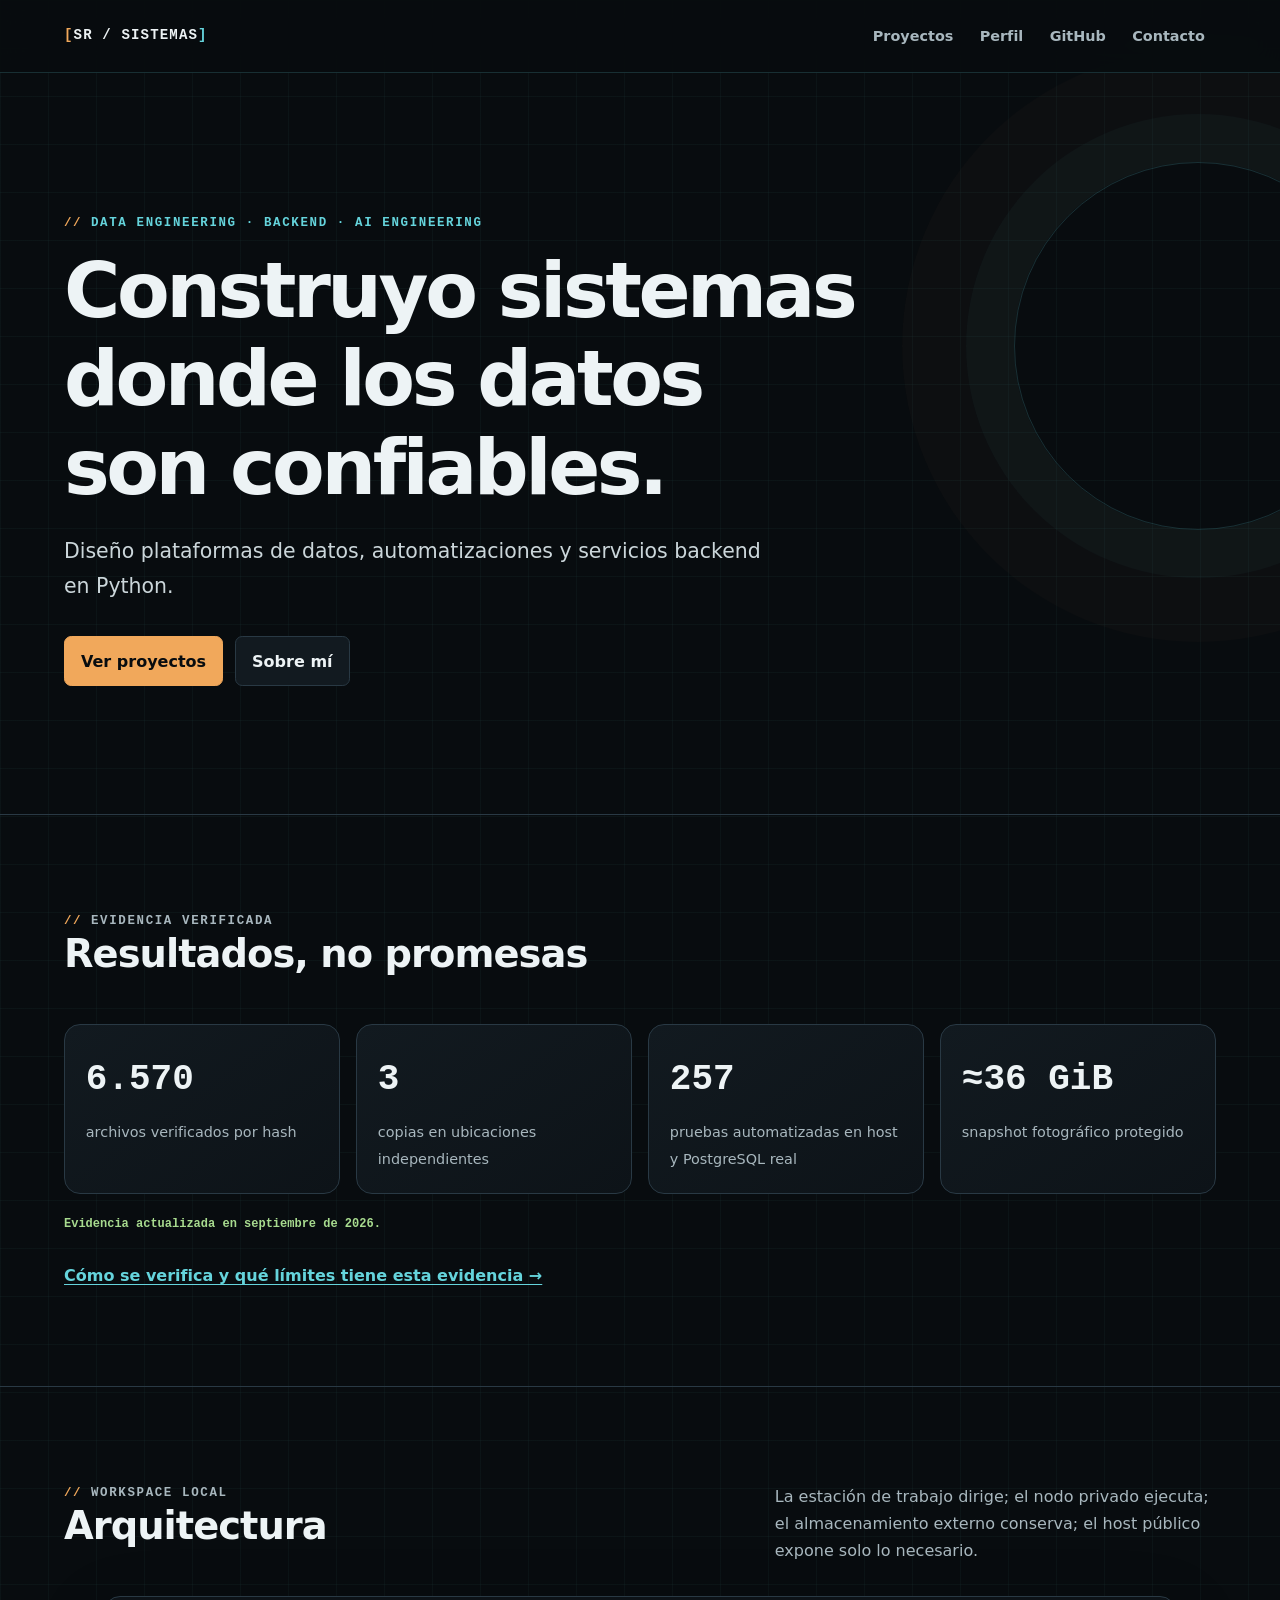
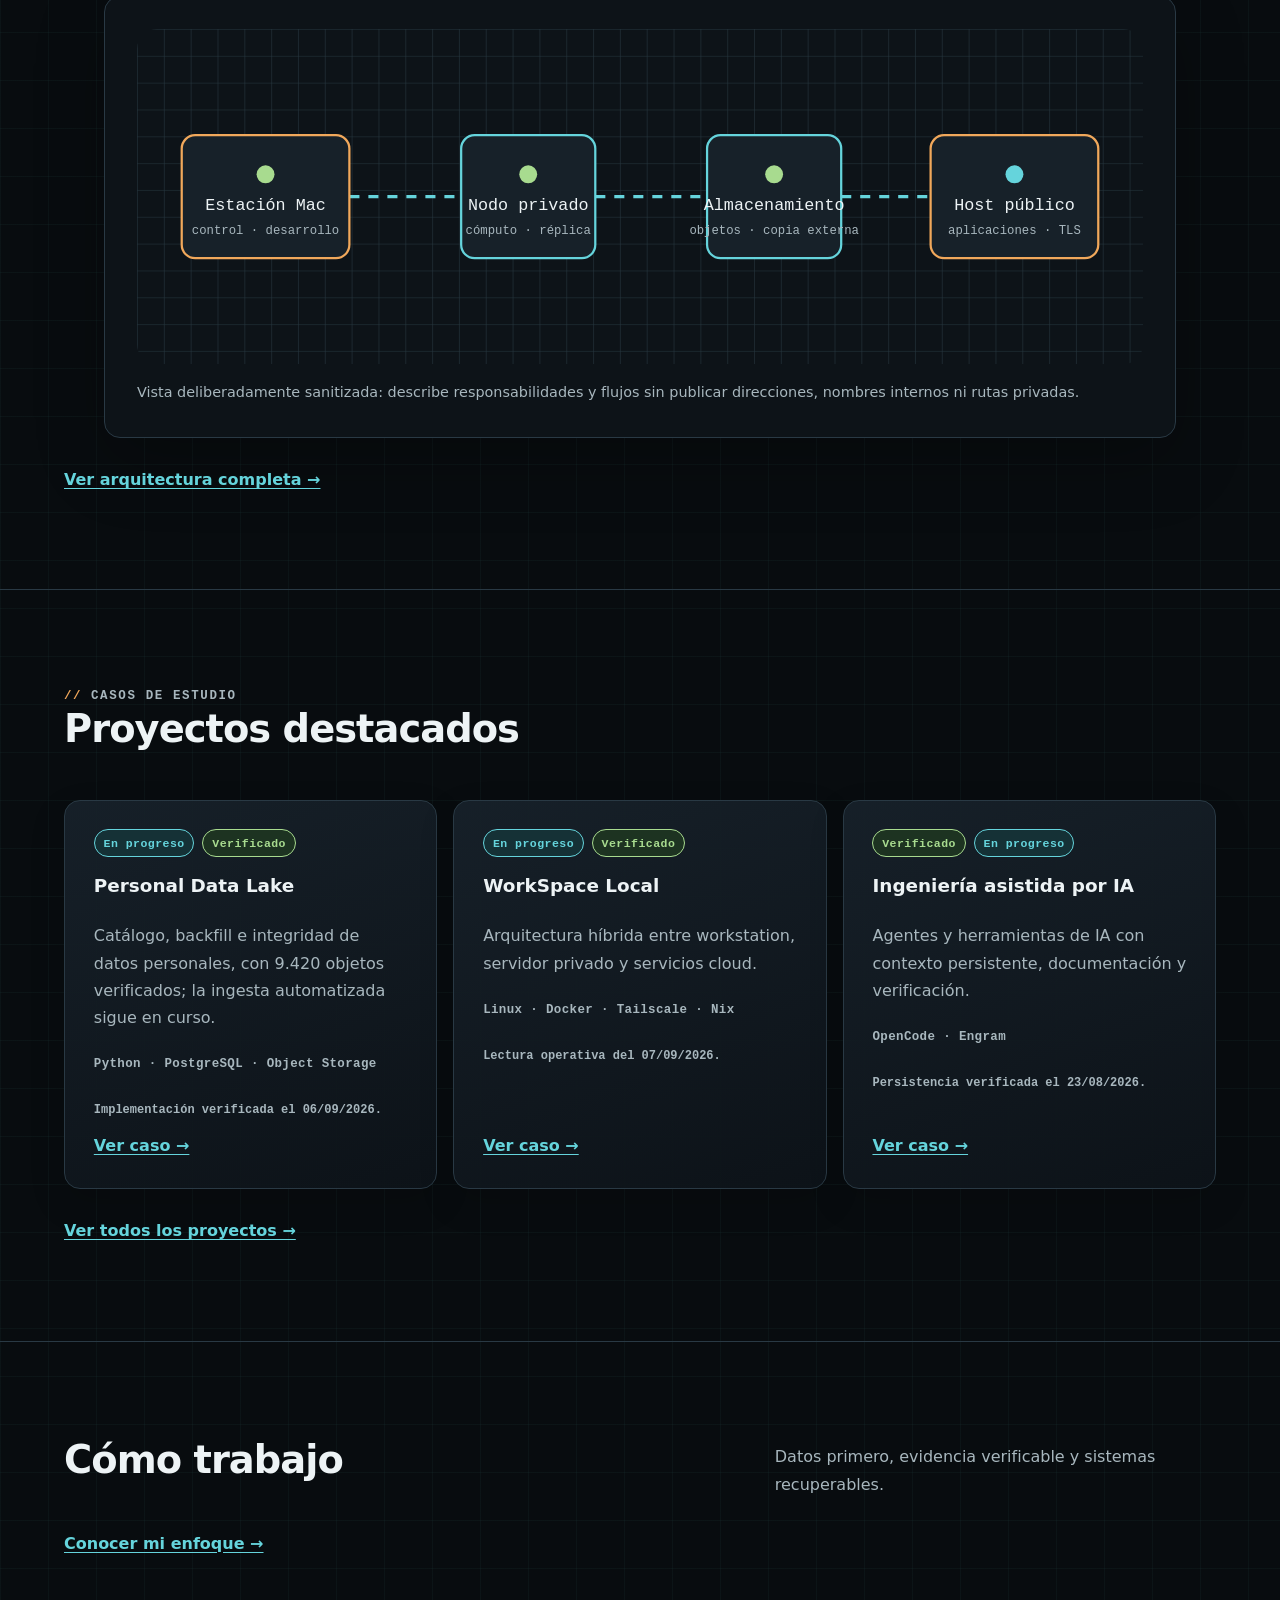
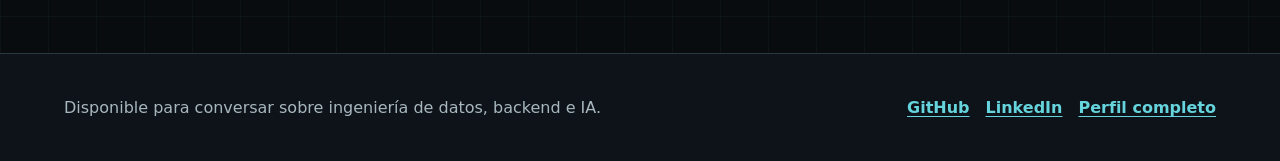
<file: index.html>
<!doctype html>
<html lang="es">
<head>
  <meta charset="utf-8">
  <meta name="viewport" content="width=device-width, initial-scale=1">
  <meta http-equiv="Content-Security-Policy" content="default-src 'self'; base-uri 'none'; connect-src 'none'; font-src 'self'; form-action 'none'; frame-src 'none'; img-src 'self' data:; object-src 'none'; script-src 'self' 'unsafe-inline'; style-src 'self'">
  <meta name="referrer" content="strict-origin-when-cross-origin">
  <meta name="description" content="Portafolio de Sebastián Rodríguez: diseño plataformas de datos, automatizaciones y servicios backend en Python, con evidencia verificada.">
  <link rel="canonical" href="https://ingseb.cloud/">
  <meta property="og:type" content="website">
  <meta property="og:title" content="Sebastián Rodríguez — Data Engineering · Backend · AI Engineering">
  <meta property="og:description" content="Portafolio de Sebastián Rodríguez: diseño plataformas de datos, automatizaciones y servicios backend en Python, con evidencia verificada.">
  <meta property="og:url" content="https://ingseb.cloud/">
  <meta property="og:image" content="https://ingseb.cloud/assets/social-card.png">
  <meta property="og:image:alt" content="Tarjeta del portafolio de software y datos con una composición técnica sobre fondo oscuro.">
  <meta name="twitter:card" content="summary_large_image">
  <meta name="twitter:title" content="Sebastián Rodríguez — Data Engineering · Backend · AI Engineering">
  <meta name="twitter:description" content="Portafolio de Sebastián Rodríguez: diseño plataformas de datos, automatizaciones y servicios backend en Python, con evidencia verificada.">
  <meta name="twitter:image" content="https://ingseb.cloud/assets/social-card.png">
  <meta name="twitter:image:alt" content="Tarjeta del portafolio de software y datos con una composición técnica sobre fondo oscuro.">
  <title>Sebastián Rodríguez — Data Engineering · Backend · AI Engineering</title>
  <script type="application/ld+json">
    {
      "@context": "https://schema.org",
      "@type": "WebSite",
      "name": "Portafolio de Sebastián Rodríguez",
      "url": "https://ingseb.cloud/",
      "inLanguage": "es",
      "author": {
        "@type": "Person",
        "name": "Sebastián Rodríguez",
        "url": "https://ingseb.cloud/perfil.html"
      }
    }
  </script>
  <link rel="icon" href="assets/favicon.svg" type="image/svg+xml">
  <link rel="stylesheet" href="assets/styles.css">
</head>
<body>
  <a class="skip-link" href="#contenido">Saltar al contenido</a>
  <header class="site-header">
    <div class="container header-inner">
      <a class="brand" href="index.html" aria-label="Inicio — Sebastián Rodríguez">SR / Sistemas</a>
      <nav class="site-nav" aria-label="Navegación principal">
        <ul>
          <li><a href="#casos">Proyectos</a></li>
          <li><a href="perfil.html">Perfil</a></li>
          <li><a href="https://github.com/sebasnano">GitHub</a></li>
          <li><a href="#contacto">Contacto</a></li>
        </ul>
      </nav>
    </div>
  </header>

  <main id="contenido">
    <section class="hero">
      <div class="container">
        <p class="eyebrow">Data Engineering · Backend · AI Engineering</p>
        <h1>Construyo sistemas donde los datos son confiables.</h1>
        <p class="lede">Diseño plataformas de datos, automatizaciones y servicios backend en Python.</p>
        <div class="actions">
          <a class="button" href="#casos">Ver proyectos</a>
          <a class="button secondary" href="perfil.html">Sobre mí</a>
        </div>
      </div>
    </section>

    <section class="section" aria-labelledby="metricas">
      <div class="container">
        <div class="section-heading">
          <div>
            <p class="eyebrow">Evidencia verificada</p>
            <h2 id="metricas">Resultados, no promesas</h2>
          </div>
        </div>
        <div class="metrics">
          <div class="metric">
            <strong>6.570</strong>
            <span>archivos verificados por hash</span>
          </div>
          <div class="metric">
            <strong>3</strong>
            <span>copias en ubicaciones independientes</span>
          </div>
          <div class="metric">
            <strong>257</strong>
            <span>pruebas automatizadas en host y PostgreSQL real</span>
          </div>
          <div class="metric">
            <strong>≈36 GiB</strong>
            <span>snapshot fotográfico protegido</span>
          </div>
        </div>
        <p class="verification-date metrics-note">Evidencia actualizada en septiembre de 2026.</p>
        <p class="section-link"><a href="evidencia.html">Cómo se verifica y qué límites tiene esta evidencia →</a></p>
      </div>
    </section>

    <section class="section" id="arquitectura" aria-labelledby="titulo-arquitectura">
      <div class="container">
        <div class="section-heading">
          <div>
            <p class="eyebrow">WorkSpace Local</p>
            <h2 id="titulo-arquitectura">Arquitectura</h2>
          </div>
          <p>La estación de trabajo dirige; el nodo privado ejecuta; el almacenamiento externo conserva; el host público expone solo lo necesario.</p>
        </div>
        <figure class="topology">
          <svg viewBox="0 0 900 300" role="img" aria-labelledby="topology-title topology-desc">
            <title id="topology-title">Topología pública simplificada de WorkSpace Local</title>
            <desc id="topology-desc">Cuatro nodos genéricos conectados: estación de trabajo, nodo privado de cómputo, almacenamiento externo y host público de aplicaciones.</desc>
            <defs>
              <pattern id="small-grid" width="24" height="24" patternUnits="userSpaceOnUse">
                <path d="M 24 0 L 0 0 0 24" fill="none" stroke="#263740" stroke-width="1"/>
              </pattern>
            </defs>
            <rect width="900" height="300" rx="18" fill="url(#small-grid)"/>
            <path d="M190 150H290M410 150H510M630 150H710" stroke="#65d4dc" stroke-width="3" stroke-dasharray="9 8"/>
            <g font-family="ui-monospace, monospace" text-anchor="middle">
              <g transform="translate(40 95)">
                <rect width="150" height="110" rx="12" fill="#172129" stroke="#f1a85b" stroke-width="2"/>
                <circle cx="75" cy="35" r="8" fill="#a8db8f"/>
                <text x="75" y="67" fill="#edf3f5" font-size="15">Estación Mac</text>
                <text x="75" y="88" fill="#a8b7be" font-size="11">control · desarrollo</text>
              </g>
              <g transform="translate(290 95)">
                <rect width="120" height="110" rx="12" fill="#172129" stroke="#65d4dc" stroke-width="2"/>
                <circle cx="60" cy="35" r="8" fill="#a8db8f"/>
                <text x="60" y="67" fill="#edf3f5" font-size="15">Nodo privado</text>
                <text x="60" y="88" fill="#a8b7be" font-size="11">cómputo · réplica</text>
              </g>
              <g transform="translate(510 95)">
                <rect width="120" height="110" rx="12" fill="#172129" stroke="#65d4dc" stroke-width="2"/>
                <circle cx="60" cy="35" r="8" fill="#a8db8f"/>
                <text x="60" y="67" fill="#edf3f5" font-size="15">Almacenamiento</text>
                <text x="60" y="88" fill="#a8b7be" font-size="11">objetos · copia externa</text>
              </g>
              <g transform="translate(710 95)">
                <rect width="150" height="110" rx="12" fill="#172129" stroke="#f1a85b" stroke-width="2"/>
                <circle cx="75" cy="35" r="8" fill="#65d4dc"/>
                <text x="75" y="67" fill="#edf3f5" font-size="15">Host público</text>
                <text x="75" y="88" fill="#a8b7be" font-size="11">aplicaciones · TLS</text>
              </g>
            </g>
          </svg>
          <figcaption>Vista deliberadamente sanitizada: describe responsabilidades y flujos sin publicar direcciones, nombres internos ni rutas privadas.</figcaption>
        </figure>
        <p class="section-link"><a href="casos/workspace-local.html">Ver arquitectura completa →</a></p>
      </div>
    </section>

    <section class="section" id="casos" aria-labelledby="titulo-casos">
      <div class="container">
        <div class="section-heading">
          <div>
            <p class="eyebrow">Casos de estudio</p>
            <h2 id="titulo-casos">Proyectos destacados</h2>
          </div>
        </div>
        <div class="case-grid">
          <article class="case-card">
            <div class="status-row"><span class="chip progress">En progreso</span><span class="chip verified">Verificado</span></div>
            <h3>Personal Data Lake</h3>
            <p>Catálogo, backfill e integridad de datos personales, con 9.420 objetos verificados; la ingesta automatizada sigue en curso.</p>
            <p class="stack">Python · PostgreSQL · Object Storage</p>
            <p class="verification-date">Implementación verificada el 06/09/2026.</p>
            <a class="card-link" href="casos/data-lake.html">Ver caso →</a>
          </article>
          <article class="case-card">
            <div class="status-row"><span class="chip progress">En progreso</span><span class="chip verified">Verificado</span></div>
            <h3>WorkSpace Local</h3>
            <p>Arquitectura híbrida entre workstation, servidor privado y servicios cloud.</p>
            <p class="stack">Linux · Docker · Tailscale · Nix</p>
            <p class="verification-date">Lectura operativa del 07/09/2026.</p>
            <a class="card-link" href="casos/workspace-local.html">Ver caso →</a>
          </article>
          <article class="case-card">
            <div class="status-row"><span class="chip verified">Verificado</span><span class="chip progress">En progreso</span></div>
            <h3>Ingeniería asistida por IA</h3>
            <p>Agentes y herramientas de IA con contexto persistente, documentación y verificación.</p>
            <p class="stack">OpenCode · Engram</p>
            <p class="verification-date">Persistencia verificada el 23/08/2026.</p>
            <a class="card-link" href="casos/ia-memoria.html">Ver caso →</a>
          </article>
        </div>
        <p class="section-link"><a href="perfil.html#casos-relacionados">Ver todos los proyectos →</a></p>
      </div>
    </section>

    <section class="section" id="principios" aria-labelledby="titulo-principios">
      <div class="container">
        <div class="section-heading">
          <div>
            <h2 id="titulo-principios">Cómo trabajo</h2>
          </div>
          <p>Datos primero, evidencia verificable y sistemas recuperables.</p>
        </div>
        <p class="section-link"><a href="perfil.html#enfoque">Conocer mi enfoque →</a></p>
      </div>
    </section>
  </main>

  <footer class="site-footer" id="contacto">
    <div class="container footer-inner">
      <p>Disponible para conversar sobre ingeniería de datos, backend e IA.</p>
      <div class="footer-links">
        <a href="https://github.com/sebasnano" rel="me">GitHub</a>
        <a href="https://www.linkedin.com/in/sebasti%C3%A1n-rodr%C3%ADguez-parra/" rel="me" aria-label="Perfil de Sebastián Rodríguez en LinkedIn">LinkedIn</a>
        <a href="perfil.html">Perfil completo</a>
      </div>
    </div>
  </footer>
</body>
</html>
</file>
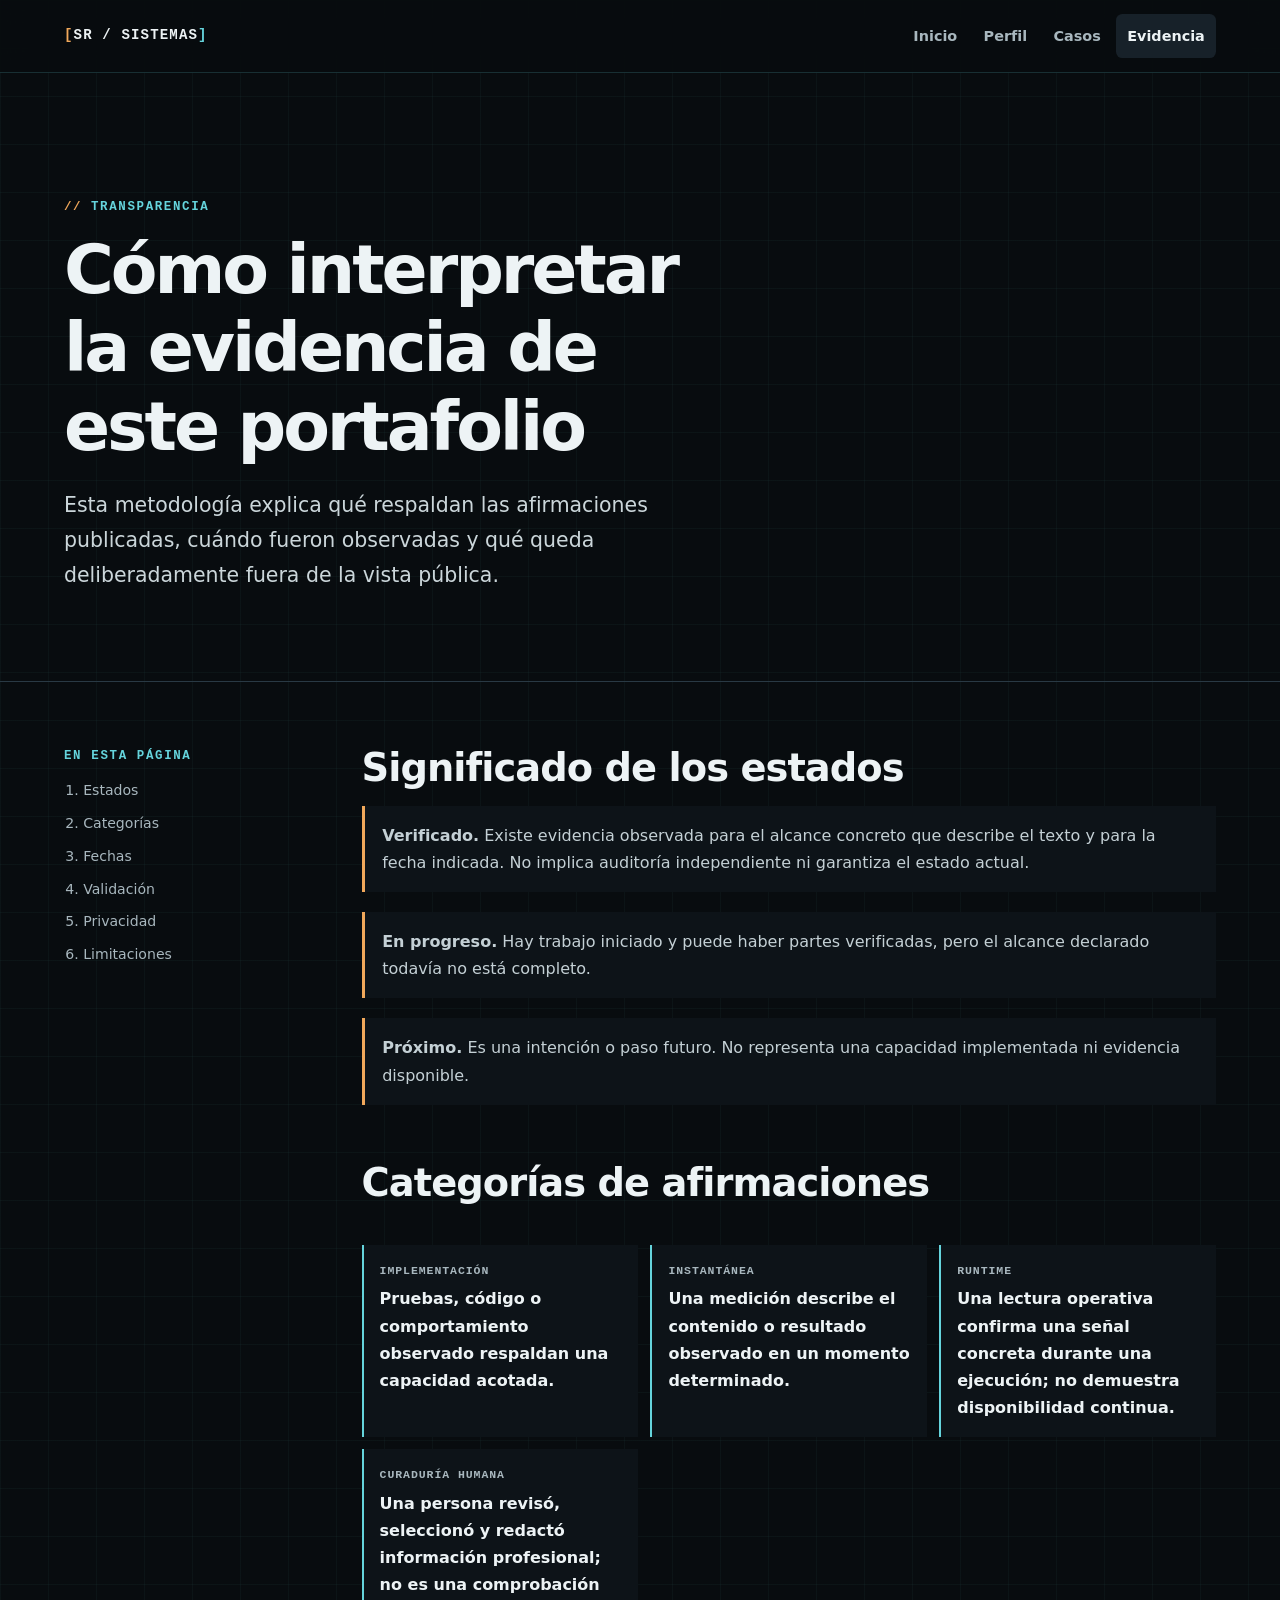
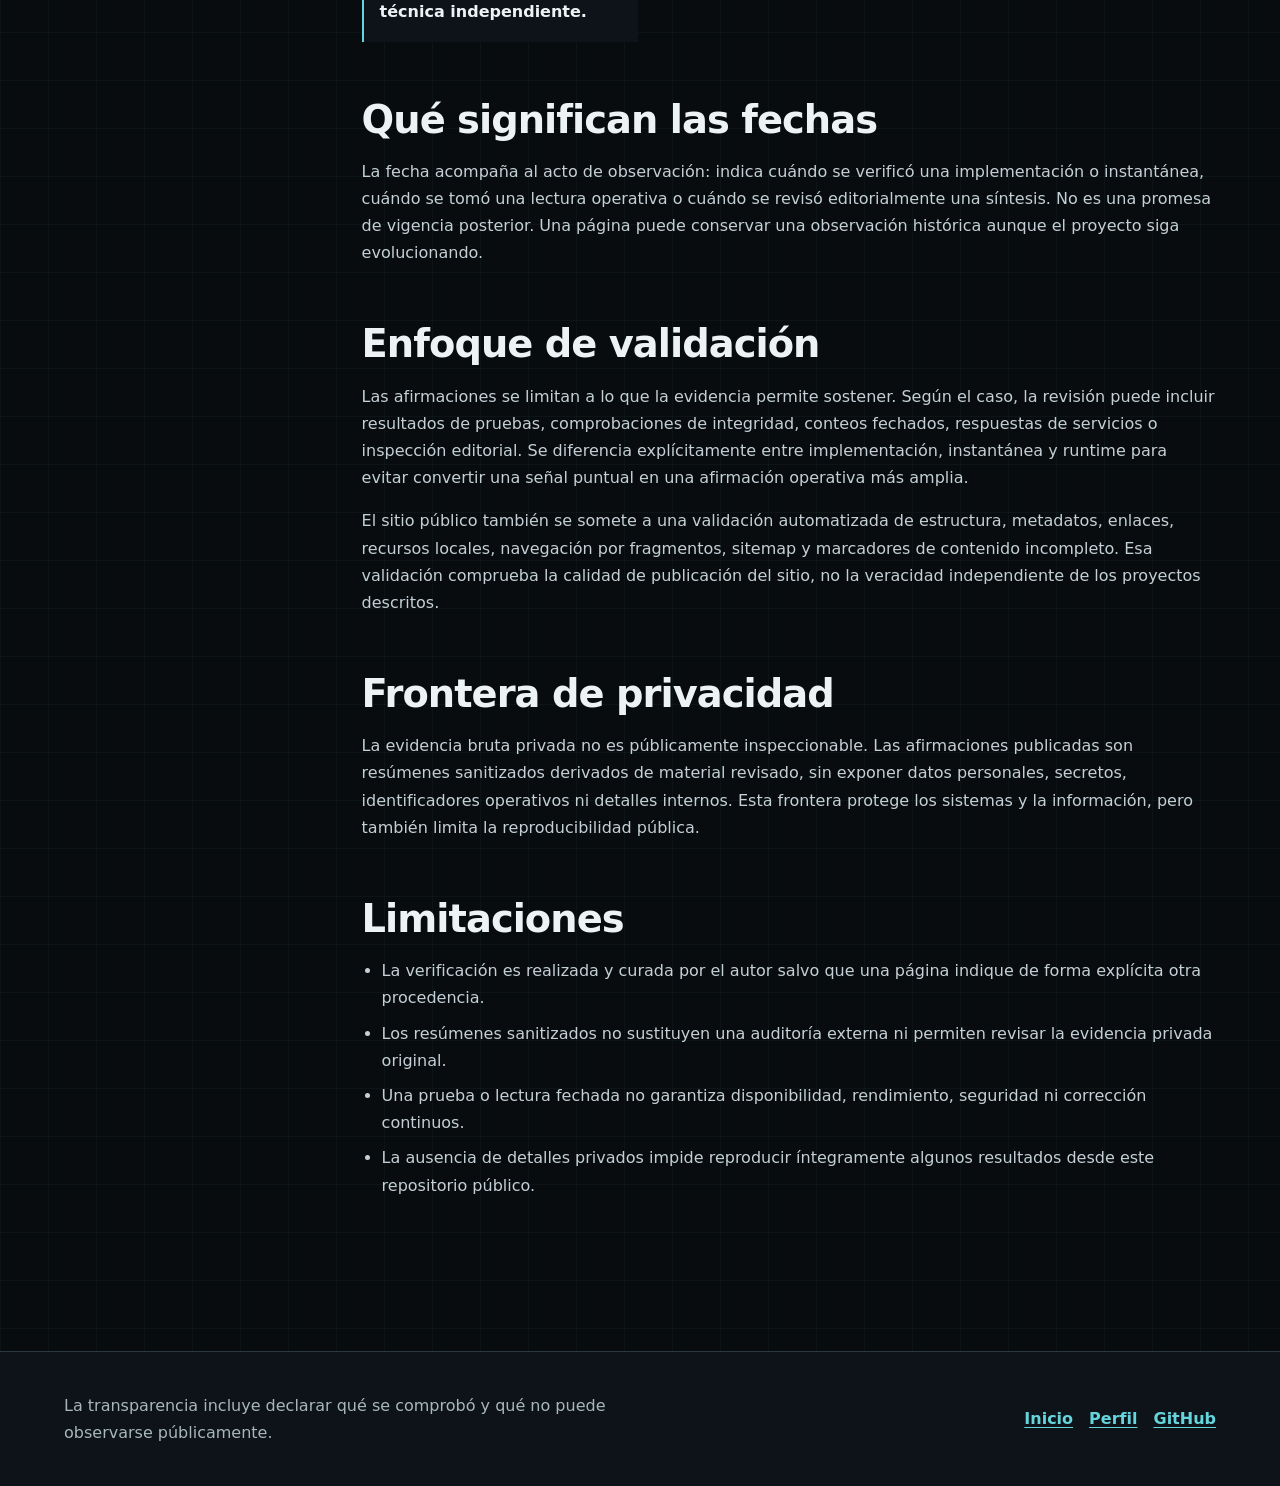
<file: evidencia.html>
<!doctype html>
<html lang="es">
<head>
  <meta charset="utf-8">
  <meta name="viewport" content="width=device-width, initial-scale=1">
  <meta http-equiv="Content-Security-Policy" content="default-src 'self'; base-uri 'none'; connect-src 'none'; font-src 'self'; form-action 'none'; frame-src 'none'; img-src 'self' data:; object-src 'none'; script-src 'self' 'unsafe-inline'; style-src 'self'">
  <meta name="referrer" content="strict-origin-when-cross-origin">
  <meta name="description" content="Metodología pública para interpretar los estados, fechas, categorías y límites de la evidencia presentada en este portafolio.">
  <link rel="canonical" href="https://ingseb.cloud/evidencia.html">
  <meta property="og:type" content="article">
  <meta property="og:title" content="Metodología de evidencia — Sebastián Rodríguez">
  <meta property="og:description" content="Cómo interpretar los estados, fechas, categorías y límites de la evidencia publicada en este portafolio.">
  <meta property="og:url" content="https://ingseb.cloud/evidencia.html">
  <meta property="og:image" content="https://ingseb.cloud/assets/social-card.png">
  <meta property="og:image:alt" content="Tarjeta del portafolio de software y datos con una composición técnica sobre fondo oscuro.">
  <meta name="twitter:card" content="summary_large_image">
  <meta name="twitter:title" content="Metodología de evidencia — Sebastián Rodríguez">
  <meta name="twitter:description" content="Cómo interpretar los estados, fechas, categorías y límites de la evidencia publicada en este portafolio.">
  <meta name="twitter:image" content="https://ingseb.cloud/assets/social-card.png">
  <meta name="twitter:image:alt" content="Tarjeta del portafolio de software y datos con una composición técnica sobre fondo oscuro.">
  <title>Metodología de evidencia — Sebastián Rodríguez</title>
  <script type="application/ld+json">
    {"@context":"https://schema.org","@type":"WebPage","name":"Metodología de evidencia","url":"https://ingseb.cloud/evidencia.html","inLanguage":"es","author":{"@type":"Person","name":"Sebastián Rodríguez","url":"https://ingseb.cloud/perfil.html"}}
  </script>
  <link rel="icon" href="assets/favicon.svg" type="image/svg+xml">
  <link rel="stylesheet" href="assets/styles.css">
</head>
<body>
  <a class="skip-link" href="#contenido">Saltar al contenido</a>
  <header class="site-header">
    <div class="container header-inner">
      <a class="brand" href="index.html" aria-label="Inicio — Sebastián Rodríguez">SR / Sistemas</a>
      <nav class="site-nav" aria-label="Navegación principal">
        <ul><li><a href="index.html">Inicio</a></li><li><a href="perfil.html">Perfil</a></li><li><a href="index.html#casos">Casos</a></li><li><a href="evidencia.html" aria-current="page">Evidencia</a></li></ul>
      </nav>
    </div>
  </header>

  <main id="contenido">
    <header class="case-hero">
      <div class="container">
        <p class="eyebrow">Transparencia</p>
        <h1>Cómo interpretar la evidencia de este portafolio</h1>
        <p class="lede">Esta metodología explica qué respaldan las afirmaciones publicadas, cuándo fueron observadas y qué queda deliberadamente fuera de la vista pública.</p>
      </div>
    </header>

    <div class="container case-layout">
      <aside class="case-toc" aria-label="Contenido de la metodología">
        <p class="data-label">En esta página</p>
        <ol><li><a href="#estados">Estados</a></li><li><a href="#categorias">Categorías</a></li><li><a href="#fechas">Fechas</a></li><li><a href="#validacion">Validación</a></li><li><a href="#privacidad">Privacidad</a></li><li><a href="#limites">Limitaciones</a></li></ol>
      </aside>

      <article class="case-content" aria-label="Metodología pública de evidencia">
        <section id="estados">
          <h2>Significado de los estados</h2>
          <ul class="decision-list">
            <li><strong>Verificado.</strong> Existe evidencia observada para el alcance concreto que describe el texto y para la fecha indicada. No implica auditoría independiente ni garantiza el estado actual.</li>
            <li><strong>En progreso.</strong> Hay trabajo iniciado y puede haber partes verificadas, pero el alcance declarado todavía no está completo.</li>
            <li><strong>Próximo.</strong> Es una intención o paso futuro. No representa una capacidad implementada ni evidencia disponible.</li>
          </ul>
        </section>

        <section id="categorias">
          <h2>Categorías de afirmaciones</h2>
          <dl class="case-meta">
            <div><dt>Implementación</dt><dd>Pruebas, código o comportamiento observado respaldan una capacidad acotada.</dd></div>
            <div><dt>Instantánea</dt><dd>Una medición describe el contenido o resultado observado en un momento determinado.</dd></div>
            <div><dt>Runtime</dt><dd>Una lectura operativa confirma una señal concreta durante una ejecución; no demuestra disponibilidad continua.</dd></div>
            <div><dt>Curaduría humana</dt><dd>Una persona revisó, seleccionó y redactó información profesional; no es una comprobación técnica independiente.</dd></div>
          </dl>
        </section>

        <section id="fechas">
          <h2>Qué significan las fechas</h2>
          <p>La fecha acompaña al acto de observación: indica cuándo se verificó una implementación o instantánea, cuándo se tomó una lectura operativa o cuándo se revisó editorialmente una síntesis. No es una promesa de vigencia posterior. Una página puede conservar una observación histórica aunque el proyecto siga evolucionando.</p>
        </section>

        <section id="validacion">
          <h2>Enfoque de validación</h2>
          <p>Las afirmaciones se limitan a lo que la evidencia permite sostener. Según el caso, la revisión puede incluir resultados de pruebas, comprobaciones de integridad, conteos fechados, respuestas de servicios o inspección editorial. Se diferencia explícitamente entre implementación, instantánea y runtime para evitar convertir una señal puntual en una afirmación operativa más amplia.</p>
          <p>El sitio público también se somete a una validación automatizada de estructura, metadatos, enlaces, recursos locales, navegación por fragmentos, sitemap y marcadores de contenido incompleto. Esa validación comprueba la calidad de publicación del sitio, no la veracidad independiente de los proyectos descritos.</p>
        </section>

        <section id="privacidad">
          <h2>Frontera de privacidad</h2>
          <p>La evidencia bruta privada no es públicamente inspeccionable. Las afirmaciones publicadas son resúmenes sanitizados derivados de material revisado, sin exponer datos personales, secretos, identificadores operativos ni detalles internos. Esta frontera protege los sistemas y la información, pero también limita la reproducibilidad pública.</p>
        </section>

        <section id="limites">
          <h2>Limitaciones</h2>
          <ul>
            <li>La verificación es realizada y curada por el autor salvo que una página indique de forma explícita otra procedencia.</li>
            <li>Los resúmenes sanitizados no sustituyen una auditoría externa ni permiten revisar la evidencia privada original.</li>
            <li>Una prueba o lectura fechada no garantiza disponibilidad, rendimiento, seguridad ni corrección continuos.</li>
            <li>La ausencia de detalles privados impide reproducir íntegramente algunos resultados desde este repositorio público.</li>
          </ul>
        </section>
      </article>
    </div>
  </main>

  <footer class="site-footer">
    <div class="container footer-inner"><p>La transparencia incluye declarar qué se comprobó y qué no puede observarse públicamente.</p><div class="footer-links"><a href="index.html">Inicio</a><a href="perfil.html">Perfil</a><a href="https://github.com/sebasnano">GitHub</a></div></div>
  </footer>
</body>
</html>
</file>
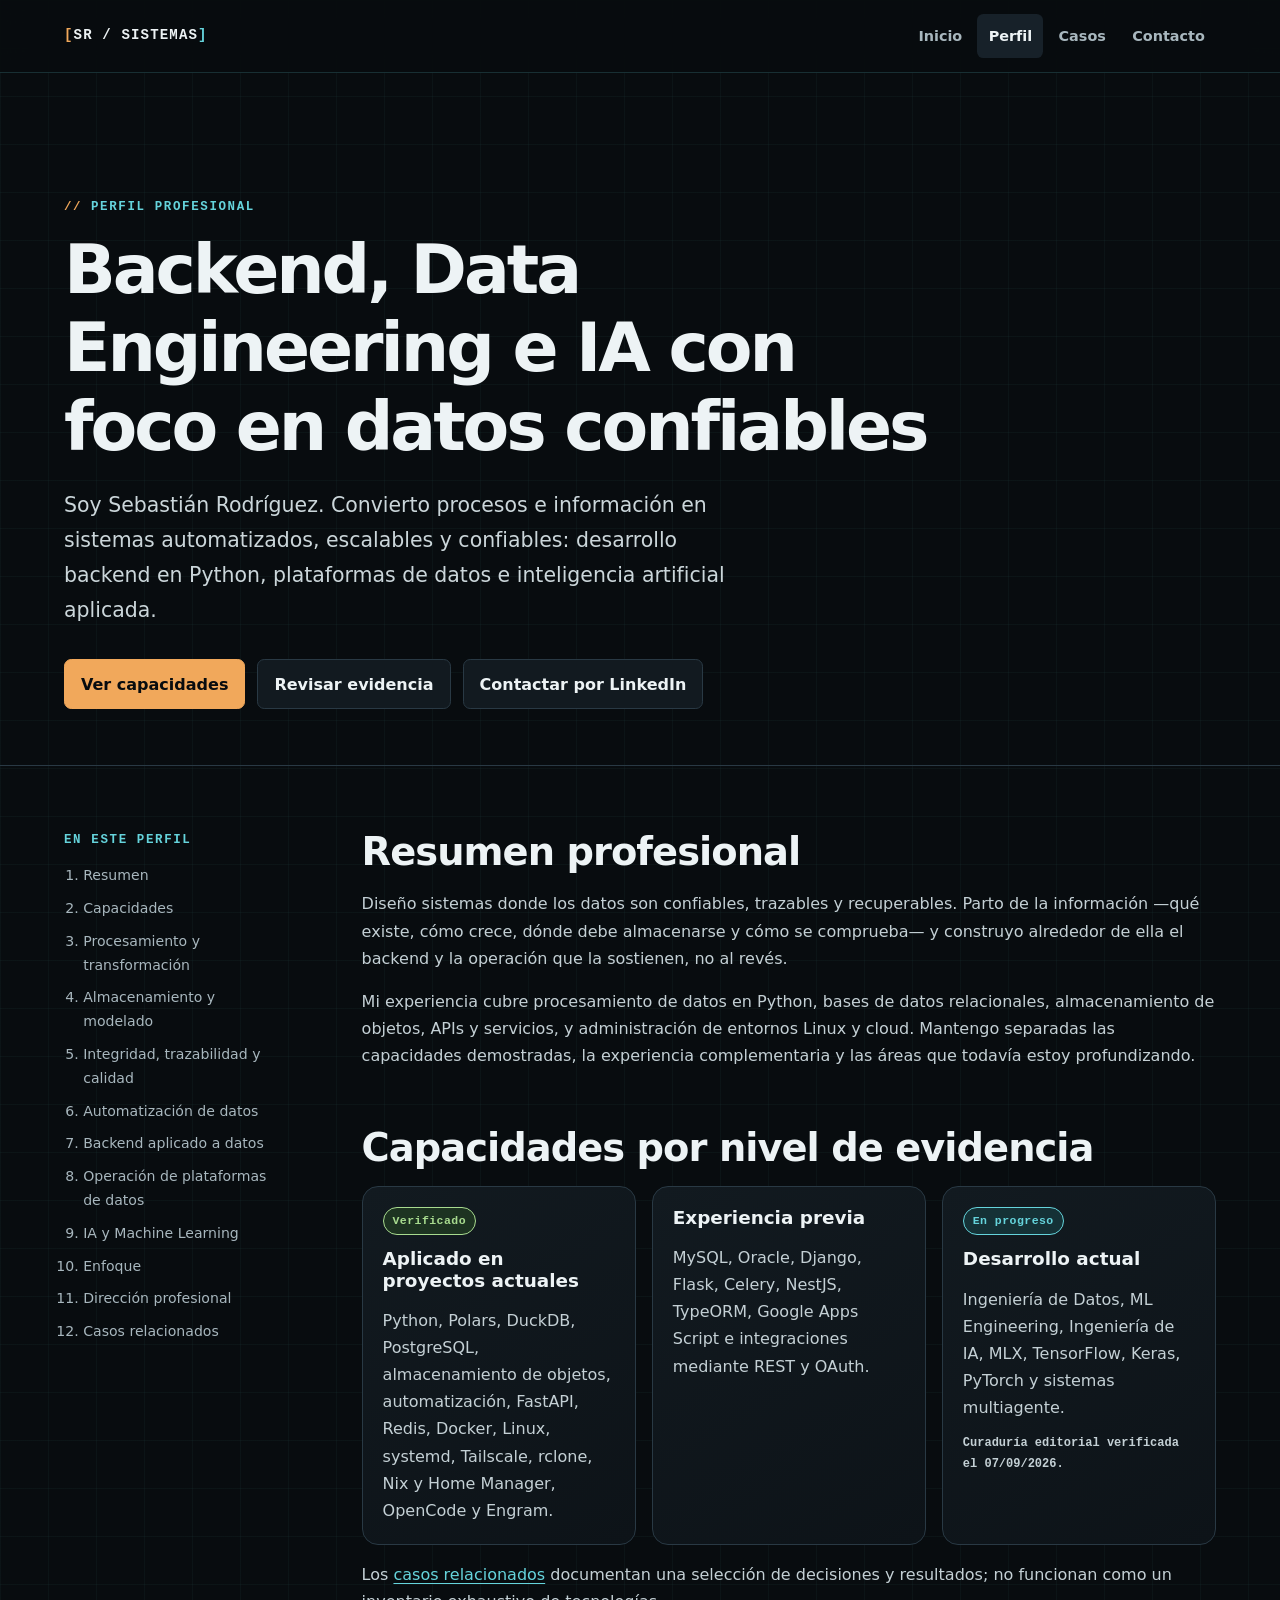
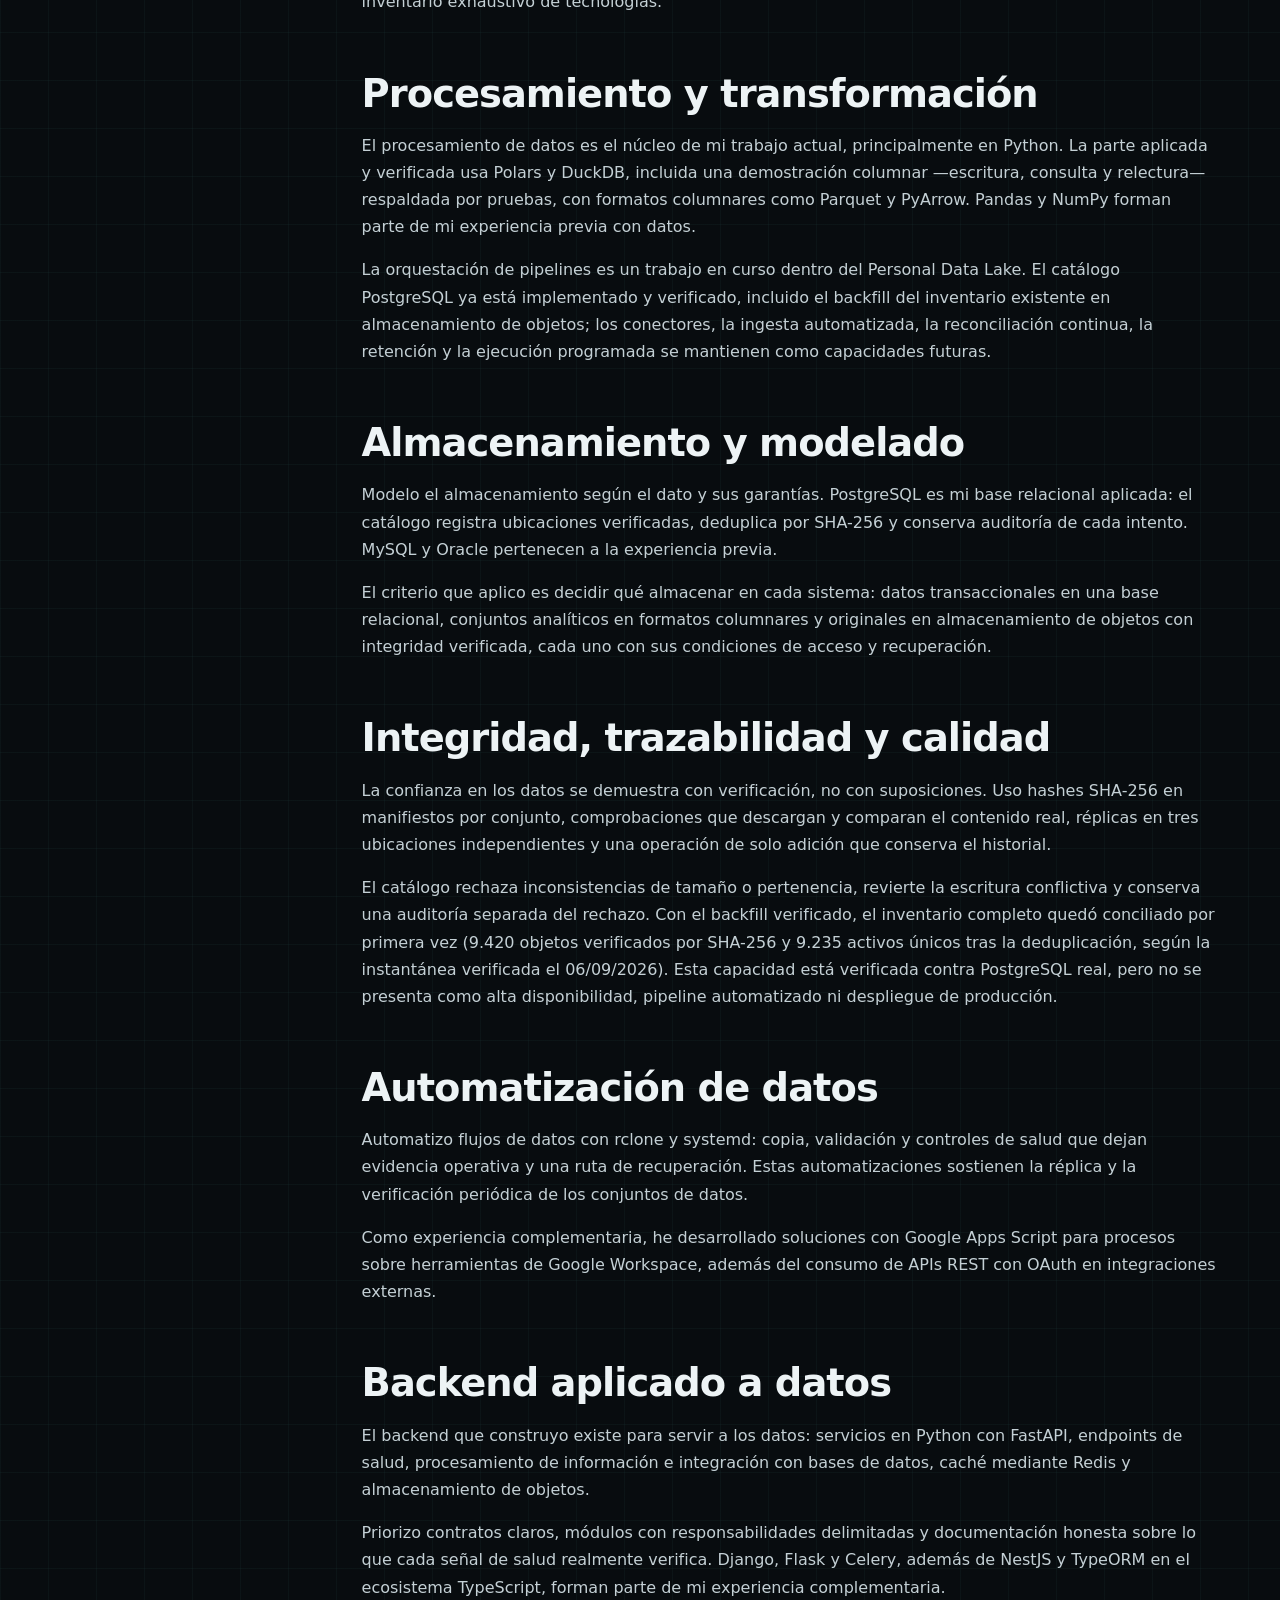
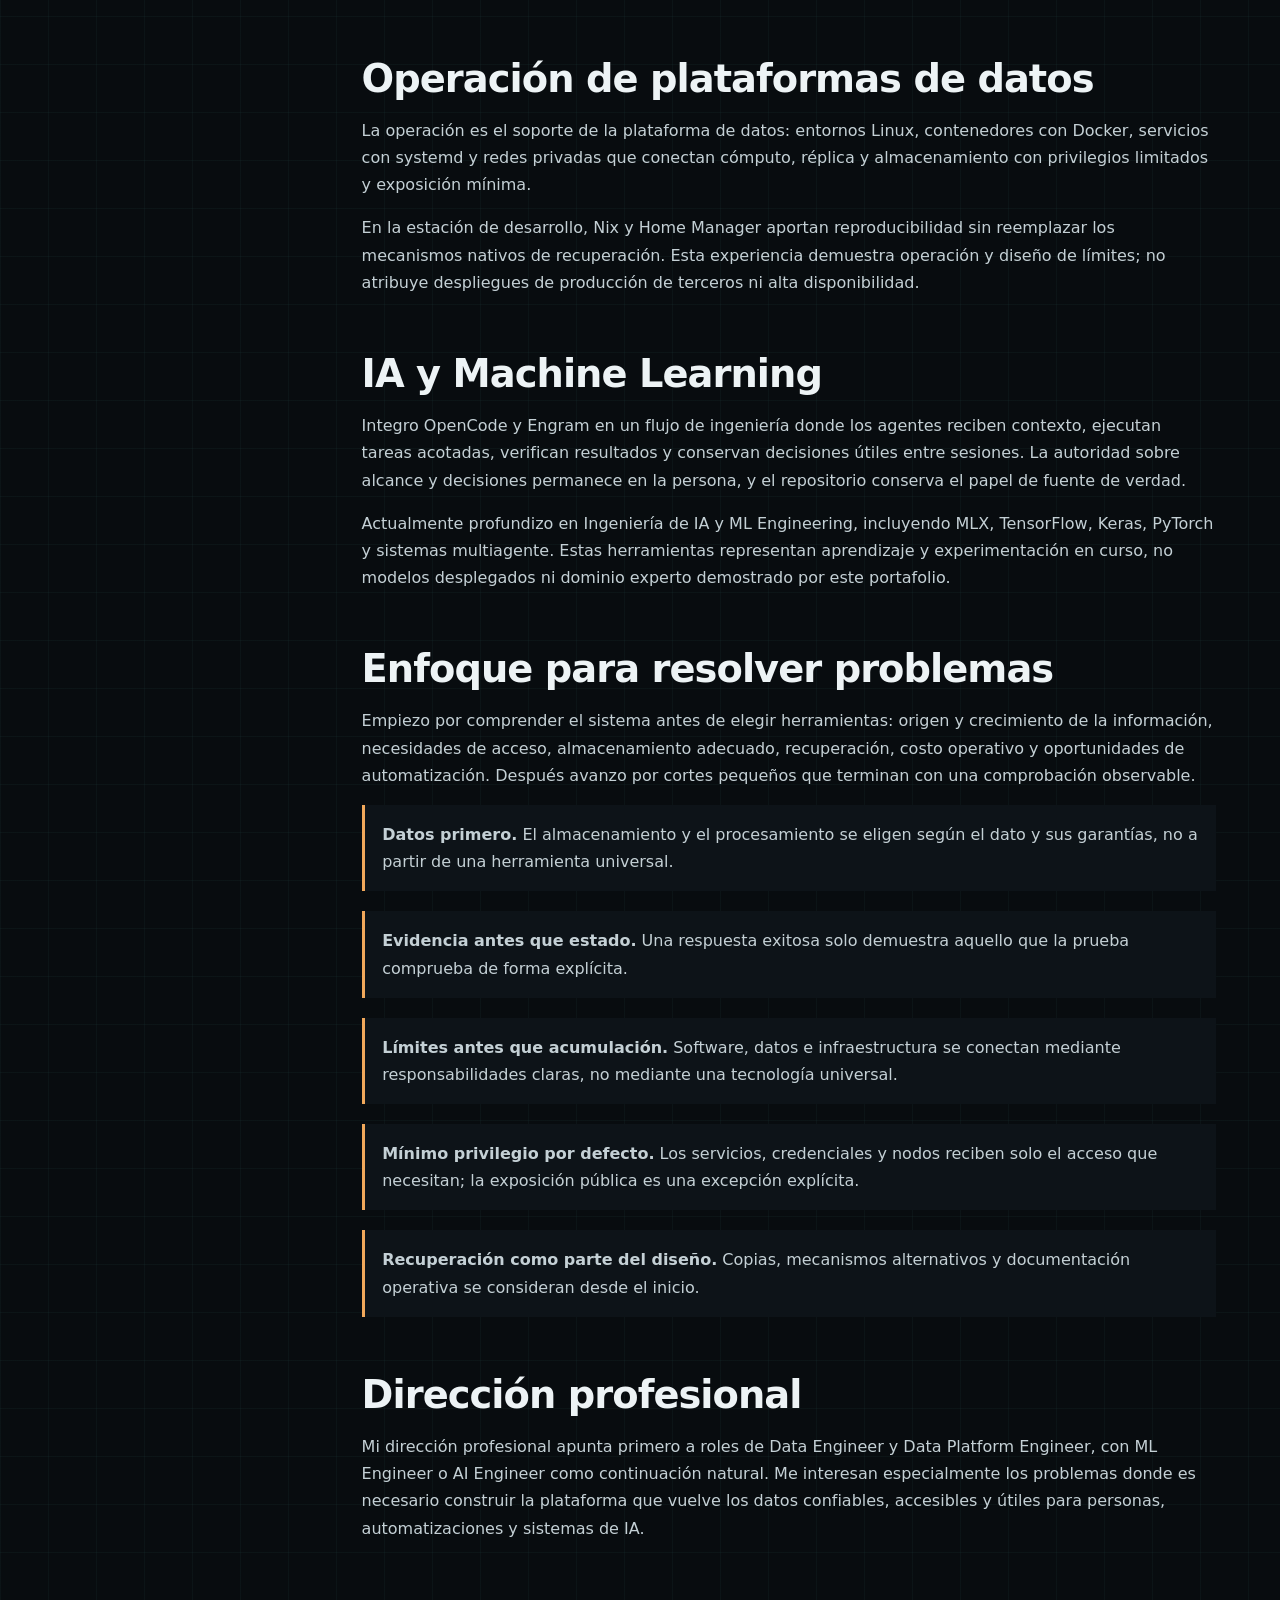
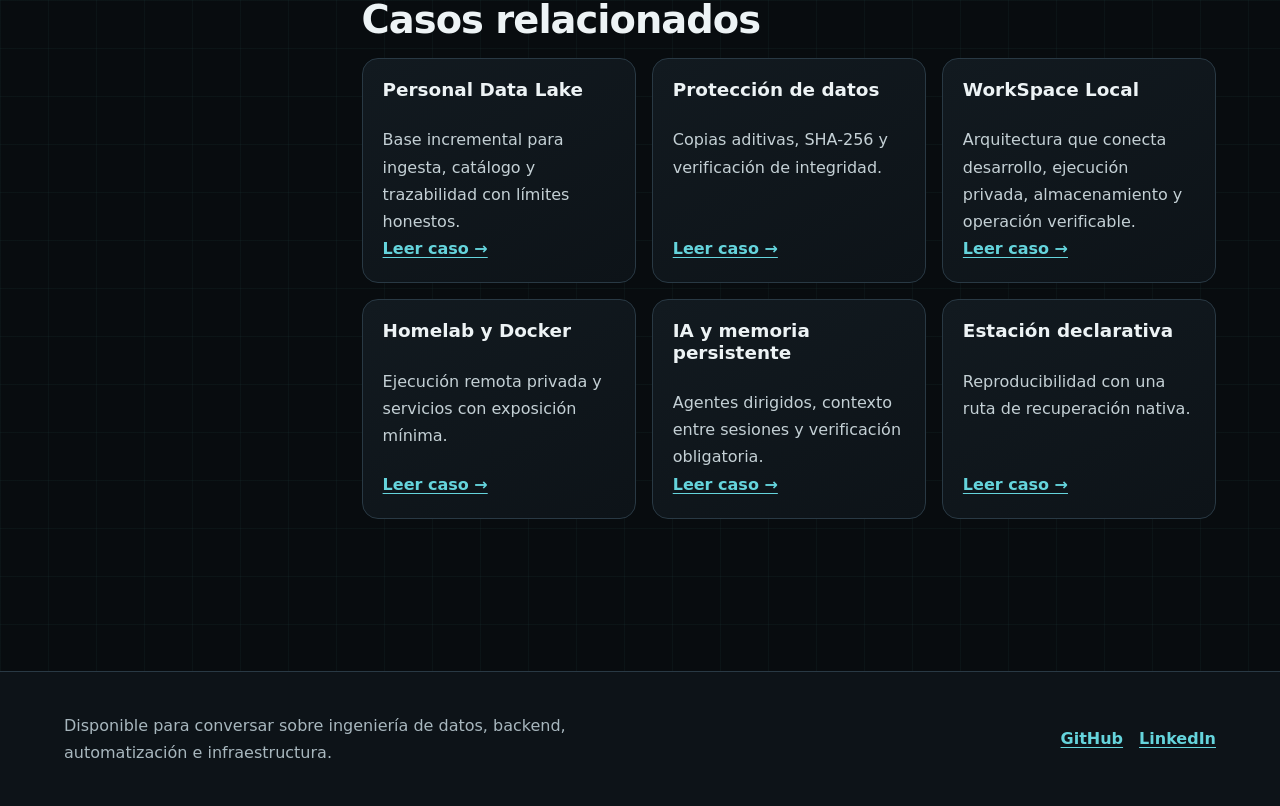
<file: perfil.html>
<!doctype html>
<html lang="es">
<head>
  <meta charset="utf-8">
  <meta name="viewport" content="width=device-width, initial-scale=1">
  <meta http-equiv="Content-Security-Policy" content="default-src 'self'; base-uri 'none'; connect-src 'none'; font-src 'self'; form-action 'none'; frame-src 'none'; img-src 'self' data:; object-src 'none'; script-src 'self' 'unsafe-inline'; style-src 'self'">
  <meta name="referrer" content="strict-origin-when-cross-origin">
  <meta name="description" content="Perfil de Sebastián Rodríguez: backend en Python, ingeniería de datos, automatización e IA aplicada a sistemas de datos confiables.">
  <link rel="canonical" href="https://ingseb.cloud/perfil.html">
  <meta property="og:type" content="profile">
  <meta property="og:title" content="Perfil profesional — Sebastián Rodríguez">
  <meta property="og:description" content="Perfil de Sebastián Rodríguez: backend en Python, ingeniería de datos, automatización e IA aplicada a sistemas de datos confiables.">
  <meta property="og:url" content="https://ingseb.cloud/perfil.html">
  <meta property="og:image" content="https://ingseb.cloud/assets/social-card.png">
  <meta property="og:image:alt" content="Tarjeta del portafolio de software y datos con una composición técnica sobre fondo oscuro.">
  <meta name="twitter:card" content="summary_large_image">
  <meta name="twitter:title" content="Perfil profesional — Sebastián Rodríguez">
  <meta name="twitter:description" content="Perfil de Sebastián Rodríguez: backend en Python, ingeniería de datos, automatización e IA aplicada a sistemas de datos confiables.">
  <meta name="twitter:image" content="https://ingseb.cloud/assets/social-card.png">
  <meta name="twitter:image:alt" content="Tarjeta del portafolio de software y datos con una composición técnica sobre fondo oscuro.">
  <title>Perfil profesional — Sebastián Rodríguez</title>
  <script type="application/ld+json">
    {
      "@context": "https://schema.org",
      "@type": "ProfilePage",
      "url": "https://ingseb.cloud/perfil.html",
      "inLanguage": "es",
      "mainEntity": {
        "@type": "Person",
        "name": "Sebastián Rodríguez",
        "url": "https://ingseb.cloud/perfil.html",
        "sameAs": "https://www.linkedin.com/in/sebasti%C3%A1n-rodr%C3%ADguez-parra/"
      }
    }
  </script>
  <link rel="icon" href="assets/favicon.svg" type="image/svg+xml">
  <link rel="stylesheet" href="assets/styles.css">
</head>
<body>
  <a class="skip-link" href="#contenido">Saltar al contenido</a>
  <header class="site-header">
    <div class="container header-inner">
      <a class="brand" href="index.html" aria-label="Inicio — Sebastián Rodríguez">SR / Sistemas</a>
      <nav class="site-nav" aria-label="Navegación principal">
        <ul>
          <li><a href="index.html">Inicio</a></li>
          <li><a href="perfil.html" aria-current="page">Perfil</a></li>
          <li><a href="index.html#casos">Casos</a></li>
          <li><a href="#contacto">Contacto</a></li>
        </ul>
      </nav>
    </div>
  </header>

  <main id="contenido">
    <header class="case-hero profile-hero">
      <div class="container">
        <p class="eyebrow">Perfil profesional</p>
        <h1>Backend, Data Engineering e IA con foco en datos confiables</h1>
        <p class="lede">Soy Sebastián Rodríguez. Convierto procesos e información en sistemas automatizados, escalables y confiables: desarrollo backend en Python, plataformas de datos e inteligencia artificial aplicada.</p>
        <div class="actions">
          <a class="button" href="#capacidades">Ver capacidades</a>
          <a class="button secondary" href="#casos-relacionados">Revisar evidencia</a>
          <a class="button secondary" href="https://www.linkedin.com/in/sebasti%C3%A1n-rodr%C3%ADguez-parra/">Contactar por LinkedIn</a>
        </div>
      </div>
    </header>

    <div class="container case-layout">
      <aside class="case-toc" aria-label="Contenido del perfil">
        <p class="data-label">En este perfil</p>
        <ol>
          <li><a href="#resumen">Resumen</a></li>
          <li><a href="#capacidades">Capacidades</a></li>
          <li><a href="#procesamiento">Procesamiento y transformación</a></li>
          <li><a href="#almacenamiento">Almacenamiento y modelado</a></li>
          <li><a href="#integridad">Integridad, trazabilidad y calidad</a></li>
          <li><a href="#automatizacion">Automatización de datos</a></li>
          <li><a href="#backend">Backend aplicado a datos</a></li>
          <li><a href="#operacion">Operación de plataformas de datos</a></li>
          <li><a href="#ia">IA y Machine Learning</a></li>
          <li><a href="#enfoque">Enfoque</a></li>
          <li><a href="#direccion">Dirección profesional</a></li>
          <li><a href="#casos-relacionados">Casos relacionados</a></li>
        </ol>
      </aside>

      <article class="case-content profile-content" aria-label="Perfil profesional de Sebastián Rodríguez">
        <section id="resumen">
          <h2>Resumen profesional</h2>
          <p>Diseño sistemas donde los datos son confiables, trazables y recuperables. Parto de la información —qué existe, cómo crece, dónde debe almacenarse y cómo se comprueba— y construyo alrededor de ella el backend y la operación que la sostienen, no al revés.</p>
          <p>Mi experiencia cubre procesamiento de datos en Python, bases de datos relacionales, almacenamiento de objetos, APIs y servicios, y administración de entornos Linux y cloud. Mantengo separadas las capacidades demostradas, la experiencia complementaria y las áreas que todavía estoy profundizando.</p>
        </section>

        <section id="capacidades">
          <h2>Capacidades por nivel de evidencia</h2>
          <div class="capability-grid">
            <article class="capability-card">
              <div class="status-row"><span class="chip verified">Verificado</span></div>
              <h3>Aplicado en proyectos actuales</h3>
              <p>Python, Polars, DuckDB, PostgreSQL, almacenamiento de objetos, automatización, FastAPI, Redis, Docker, Linux, systemd, Tailscale, rclone, Nix y Home Manager, OpenCode y Engram.</p>
            </article>
            <article class="capability-card">
              <h3>Experiencia previa</h3>
              <p>MySQL, Oracle, Django, Flask, Celery, NestJS, TypeORM, Google Apps Script e integraciones mediante REST y OAuth.</p>
            </article>
            <article class="capability-card">
              <div class="status-row"><span class="chip progress">En progreso</span></div>
              <h3>Desarrollo actual</h3>
              <p>Ingeniería de Datos, ML Engineering, Ingeniería de IA, MLX, TensorFlow, Keras, PyTorch y sistemas multiagente.</p>
              <p class="verification-date">Curaduría editorial verificada el 07/09/2026.</p>
            </article>
          </div>
          <p>Los <a href="#casos-relacionados">casos relacionados</a> documentan una selección de decisiones y resultados; no funcionan como un inventario exhaustivo de tecnologías.</p>
        </section>

        <section id="procesamiento">
          <h2>Procesamiento y transformación</h2>
          <p>El procesamiento de datos es el núcleo de mi trabajo actual, principalmente en Python. La parte aplicada y verificada usa Polars y DuckDB, incluida una demostración columnar —escritura, consulta y relectura— respaldada por pruebas, con formatos columnares como Parquet y PyArrow. Pandas y NumPy forman parte de mi experiencia previa con datos.</p>
          <p>La orquestación de pipelines es un trabajo en curso dentro del Personal Data Lake. El catálogo PostgreSQL ya está implementado y verificado, incluido el backfill del inventario existente en almacenamiento de objetos; los conectores, la ingesta automatizada, la reconciliación continua, la retención y la ejecución programada se mantienen como capacidades futuras.</p>
        </section>

        <section id="almacenamiento">
          <h2>Almacenamiento y modelado</h2>
          <p>Modelo el almacenamiento según el dato y sus garantías. PostgreSQL es mi base relacional aplicada: el catálogo registra ubicaciones verificadas, deduplica por SHA-256 y conserva auditoría de cada intento. MySQL y Oracle pertenecen a la experiencia previa.</p>
          <p>El criterio que aplico es decidir qué almacenar en cada sistema: datos transaccionales en una base relacional, conjuntos analíticos en formatos columnares y originales en almacenamiento de objetos con integridad verificada, cada uno con sus condiciones de acceso y recuperación.</p>
        </section>

        <section id="integridad">
          <h2>Integridad, trazabilidad y calidad</h2>
          <p>La confianza en los datos se demuestra con verificación, no con suposiciones. Uso hashes SHA-256 en manifiestos por conjunto, comprobaciones que descargan y comparan el contenido real, réplicas en tres ubicaciones independientes y una operación de solo adición que conserva el historial.</p>
          <p>El catálogo rechaza inconsistencias de tamaño o pertenencia, revierte la escritura conflictiva y conserva una auditoría separada del rechazo. Con el backfill verificado, el inventario completo quedó conciliado por primera vez (9.420 objetos verificados por SHA-256 y 9.235 activos únicos tras la deduplicación, según la instantánea verificada el 06/09/2026). Esta capacidad está verificada contra PostgreSQL real, pero no se presenta como alta disponibilidad, pipeline automatizado ni despliegue de producción.</p>
        </section>

        <section id="automatizacion">
          <h2>Automatización de datos</h2>
          <p>Automatizo flujos de datos con rclone y systemd: copia, validación y controles de salud que dejan evidencia operativa y una ruta de recuperación. Estas automatizaciones sostienen la réplica y la verificación periódica de los conjuntos de datos.</p>
          <p>Como experiencia complementaria, he desarrollado soluciones con Google Apps Script para procesos sobre herramientas de Google Workspace, además del consumo de APIs REST con OAuth en integraciones externas.</p>
        </section>

        <section id="backend">
          <h2>Backend aplicado a datos</h2>
          <p>El backend que construyo existe para servir a los datos: servicios en Python con FastAPI, endpoints de salud, procesamiento de información e integración con bases de datos, caché mediante Redis y almacenamiento de objetos.</p>
          <p>Priorizo contratos claros, módulos con responsabilidades delimitadas y documentación honesta sobre lo que cada señal de salud realmente verifica. Django, Flask y Celery, además de NestJS y TypeORM en el ecosistema TypeScript, forman parte de mi experiencia complementaria.</p>
        </section>

        <section id="operacion">
          <h2>Operación de plataformas de datos</h2>
          <p>La operación es el soporte de la plataforma de datos: entornos Linux, contenedores con Docker, servicios con systemd y redes privadas que conectan cómputo, réplica y almacenamiento con privilegios limitados y exposición mínima.</p>
          <p>En la estación de desarrollo, Nix y Home Manager aportan reproducibilidad sin reemplazar los mecanismos nativos de recuperación. Esta experiencia demuestra operación y diseño de límites; no atribuye despliegues de producción de terceros ni alta disponibilidad.</p>
        </section>

        <section id="ia">
          <h2>IA y Machine Learning</h2>
          <p>Integro OpenCode y Engram en un flujo de ingeniería donde los agentes reciben contexto, ejecutan tareas acotadas, verifican resultados y conservan decisiones útiles entre sesiones. La autoridad sobre alcance y decisiones permanece en la persona, y el repositorio conserva el papel de fuente de verdad.</p>
          <p>Actualmente profundizo en Ingeniería de IA y ML Engineering, incluyendo MLX, TensorFlow, Keras, PyTorch y sistemas multiagente. Estas herramientas representan aprendizaje y experimentación en curso, no modelos desplegados ni dominio experto demostrado por este portafolio.</p>
        </section>

        <section id="enfoque">
          <h2>Enfoque para resolver problemas</h2>
          <p>Empiezo por comprender el sistema antes de elegir herramientas: origen y crecimiento de la información, necesidades de acceso, almacenamiento adecuado, recuperación, costo operativo y oportunidades de automatización. Después avanzo por cortes pequeños que terminan con una comprobación observable.</p>
          <ul class="decision-list">
            <li><strong>Datos primero.</strong> El almacenamiento y el procesamiento se eligen según el dato y sus garantías, no a partir de una herramienta universal.</li>
            <li><strong>Evidencia antes que estado.</strong> Una respuesta exitosa solo demuestra aquello que la prueba comprueba de forma explícita.</li>
            <li><strong>Límites antes que acumulación.</strong> Software, datos e infraestructura se conectan mediante responsabilidades claras, no mediante una tecnología universal.</li>
            <li><strong>Mínimo privilegio por defecto.</strong> Los servicios, credenciales y nodos reciben solo el acceso que necesitan; la exposición pública es una excepción explícita.</li>
            <li><strong>Recuperación como parte del diseño.</strong> Copias, mecanismos alternativos y documentación operativa se consideran desde el inicio.</li>
          </ul>
        </section>

        <section id="direccion">
          <h2>Dirección profesional</h2>
          <p>Mi dirección profesional apunta primero a roles de Data Engineer y Data Platform Engineer, con ML Engineer o AI Engineer como continuación natural. Me interesan especialmente los problemas donde es necesario construir la plataforma que vuelve los datos confiables, accesibles y útiles para personas, automatizaciones y sistemas de IA.</p>
        </section>

        <section id="casos-relacionados">
          <h2>Casos relacionados</h2>
          <div class="profile-case-grid">
            <article class="profile-case-card"><h3>Personal Data Lake</h3><p>Base incremental para ingesta, catálogo y trazabilidad con límites honestos.</p><a href="casos/data-lake.html">Leer caso →</a></article>
            <article class="profile-case-card"><h3>Protección de datos</h3><p>Copias aditivas, SHA-256 y verificación de integridad.</p><a href="casos/proteccion-datos.html">Leer caso →</a></article>
            <article class="profile-case-card"><h3>WorkSpace Local</h3><p>Arquitectura que conecta desarrollo, ejecución privada, almacenamiento y operación verificable.</p><a href="casos/workspace-local.html">Leer caso →</a></article>
            <article class="profile-case-card"><h3>Homelab y Docker</h3><p>Ejecución remota privada y servicios con exposición mínima.</p><a href="casos/homelab-docker.html">Leer caso →</a></article>
            <article class="profile-case-card"><h3>IA y memoria persistente</h3><p>Agentes dirigidos, contexto entre sesiones y verificación obligatoria.</p><a href="casos/ia-memoria.html">Leer caso →</a></article>
            <article class="profile-case-card"><h3>Estación declarativa</h3><p>Reproducibilidad con una ruta de recuperación nativa.</p><a href="casos/workstation-mac.html">Leer caso →</a></article>
          </div>
        </section>
      </article>
    </div>
  </main>

  <footer class="site-footer" id="contacto">
    <div class="container footer-inner">
      <p>Disponible para conversar sobre ingeniería de datos, backend, automatización e infraestructura.</p>
      <div class="footer-links">
        <a href="https://github.com/sebasnano" rel="me">GitHub</a>
        <a href="https://www.linkedin.com/in/sebasti%C3%A1n-rodr%C3%ADguez-parra/" rel="me" aria-label="Perfil de Sebastián Rodríguez en LinkedIn">LinkedIn</a>
      </div>
    </div>
  </footer>
</body>
</html>
</file>
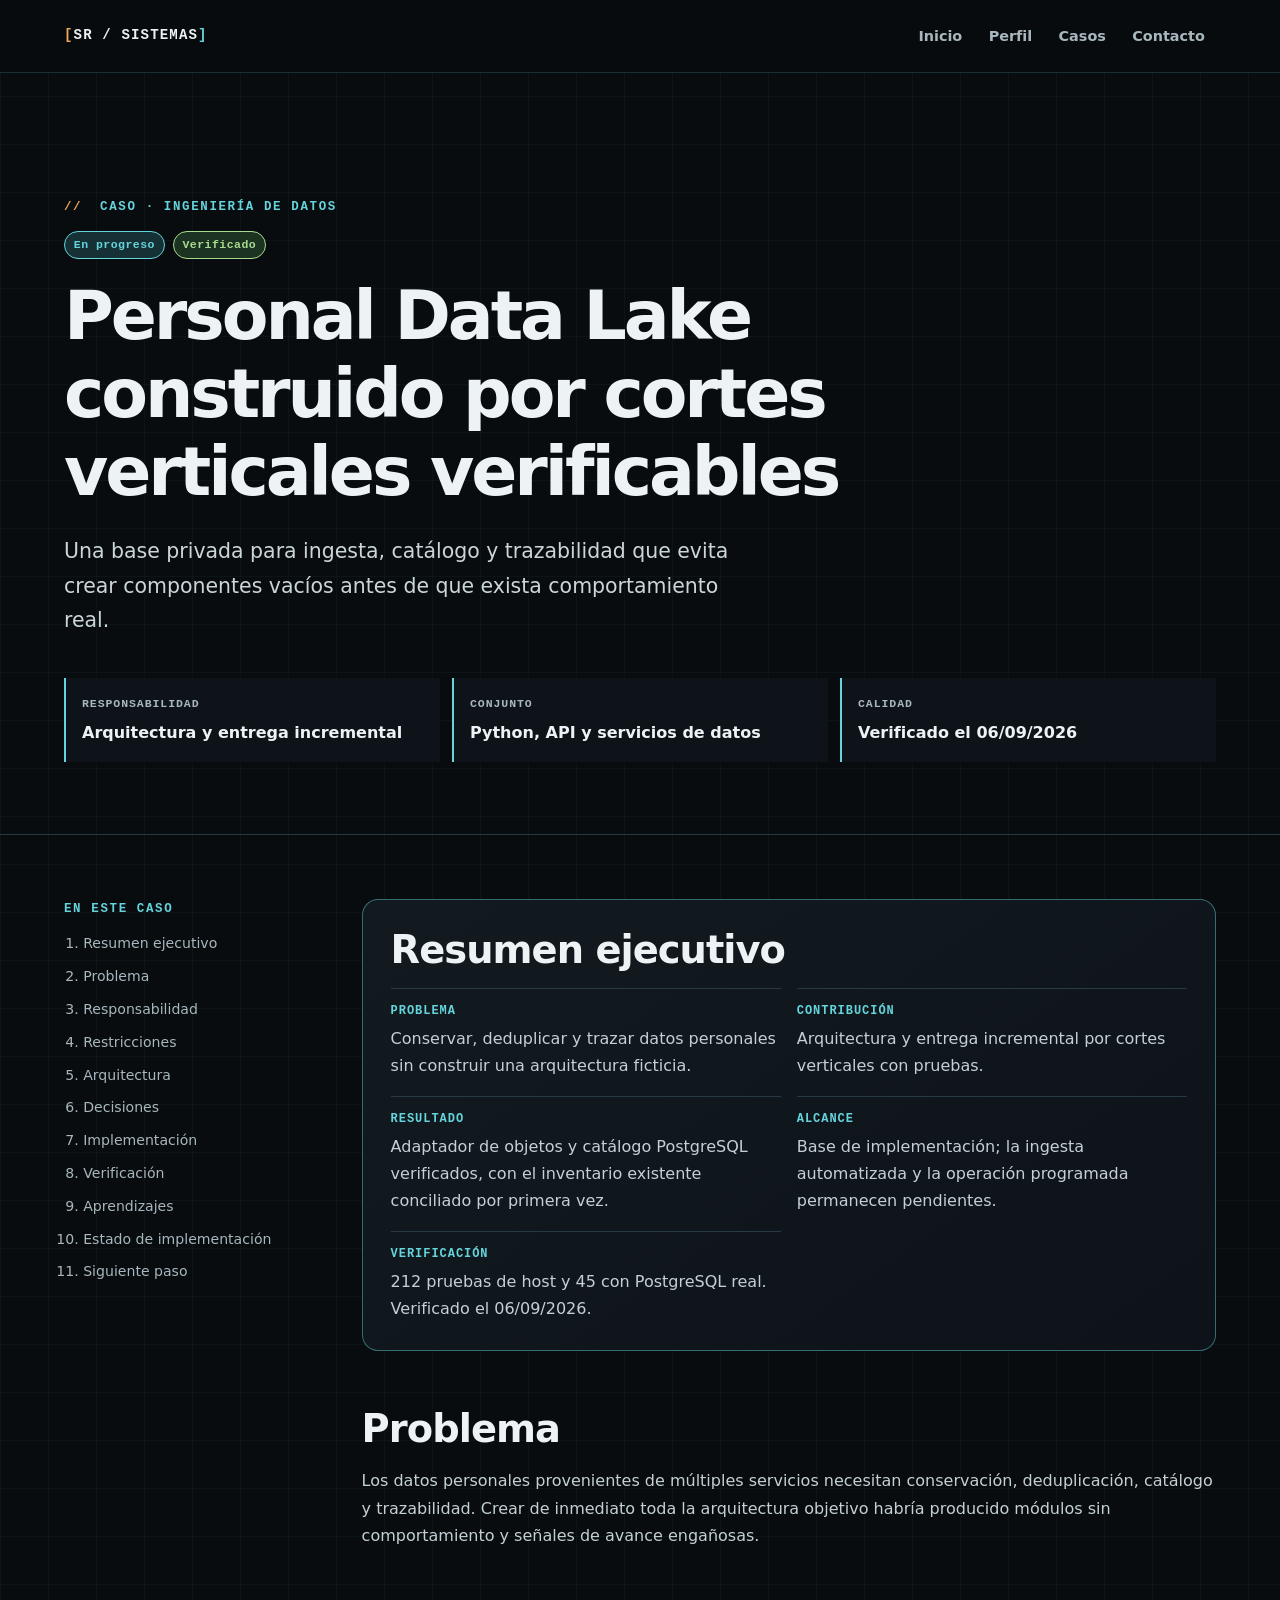
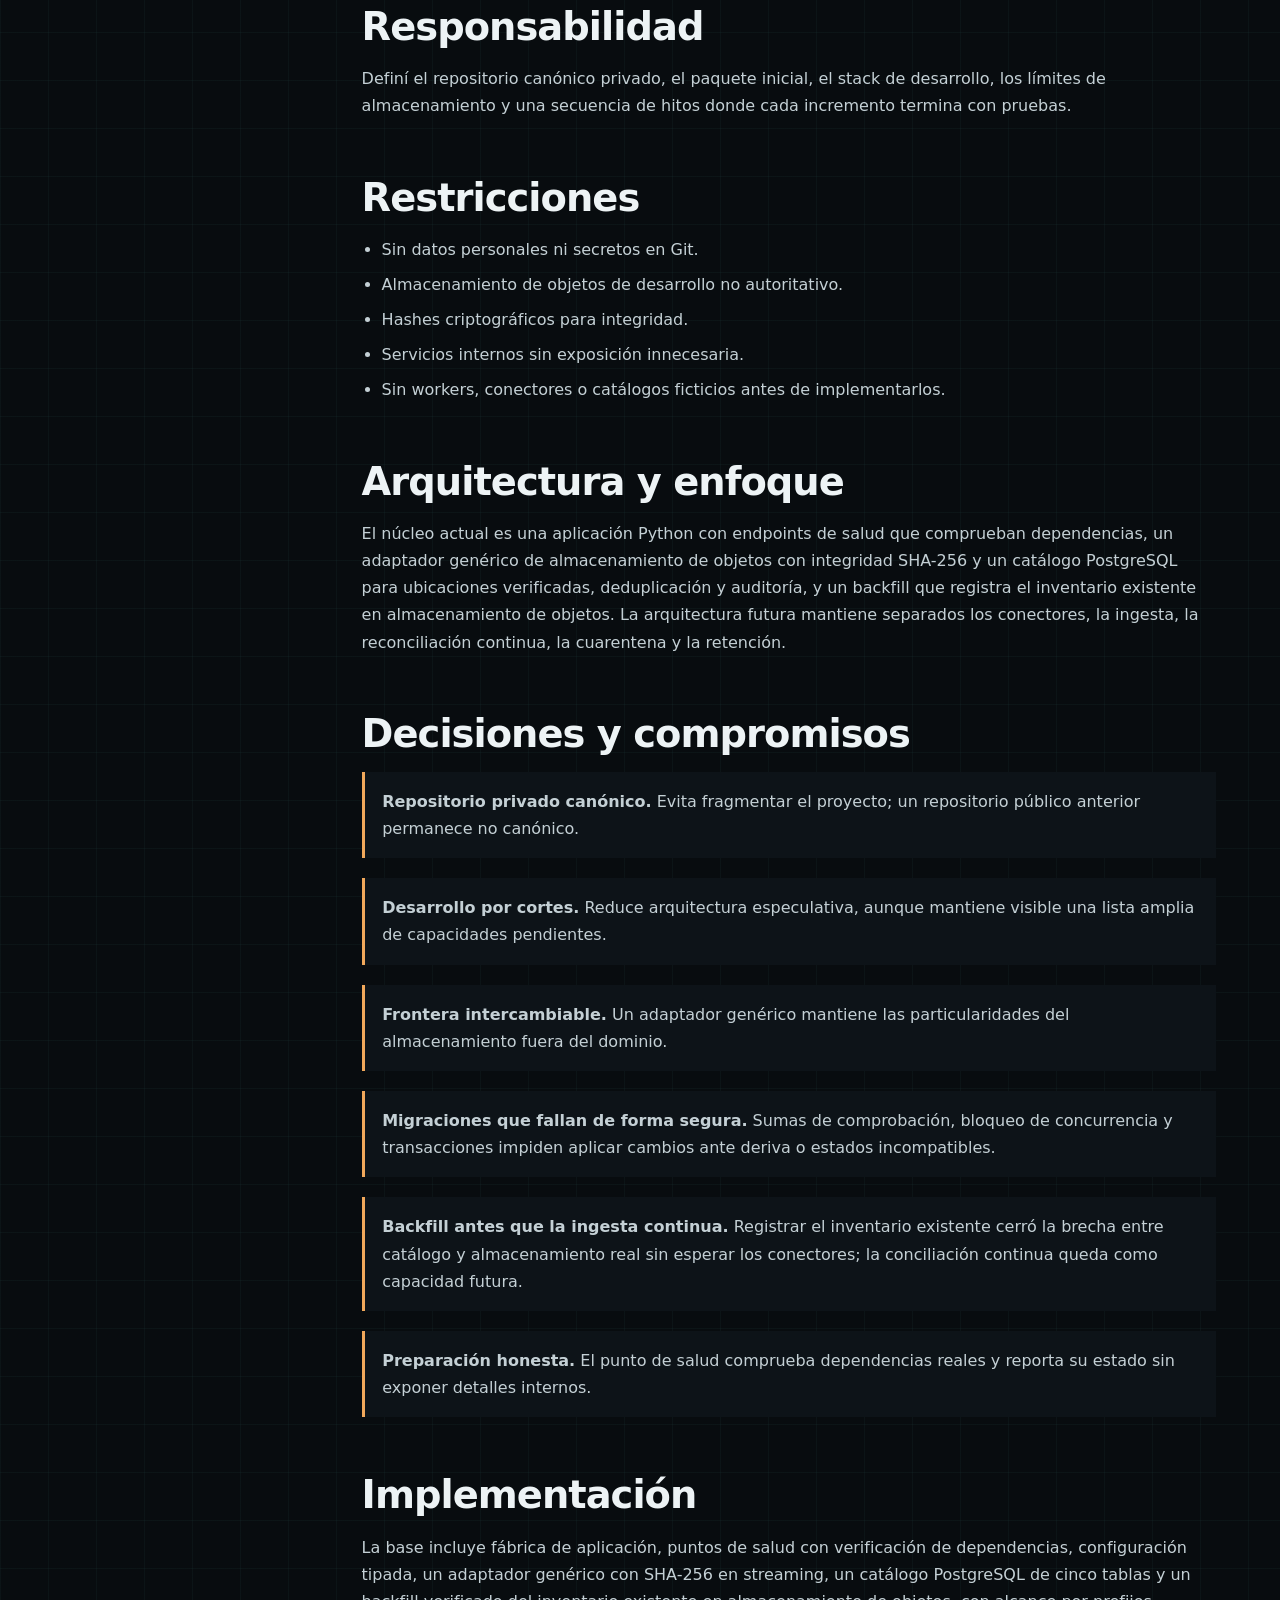
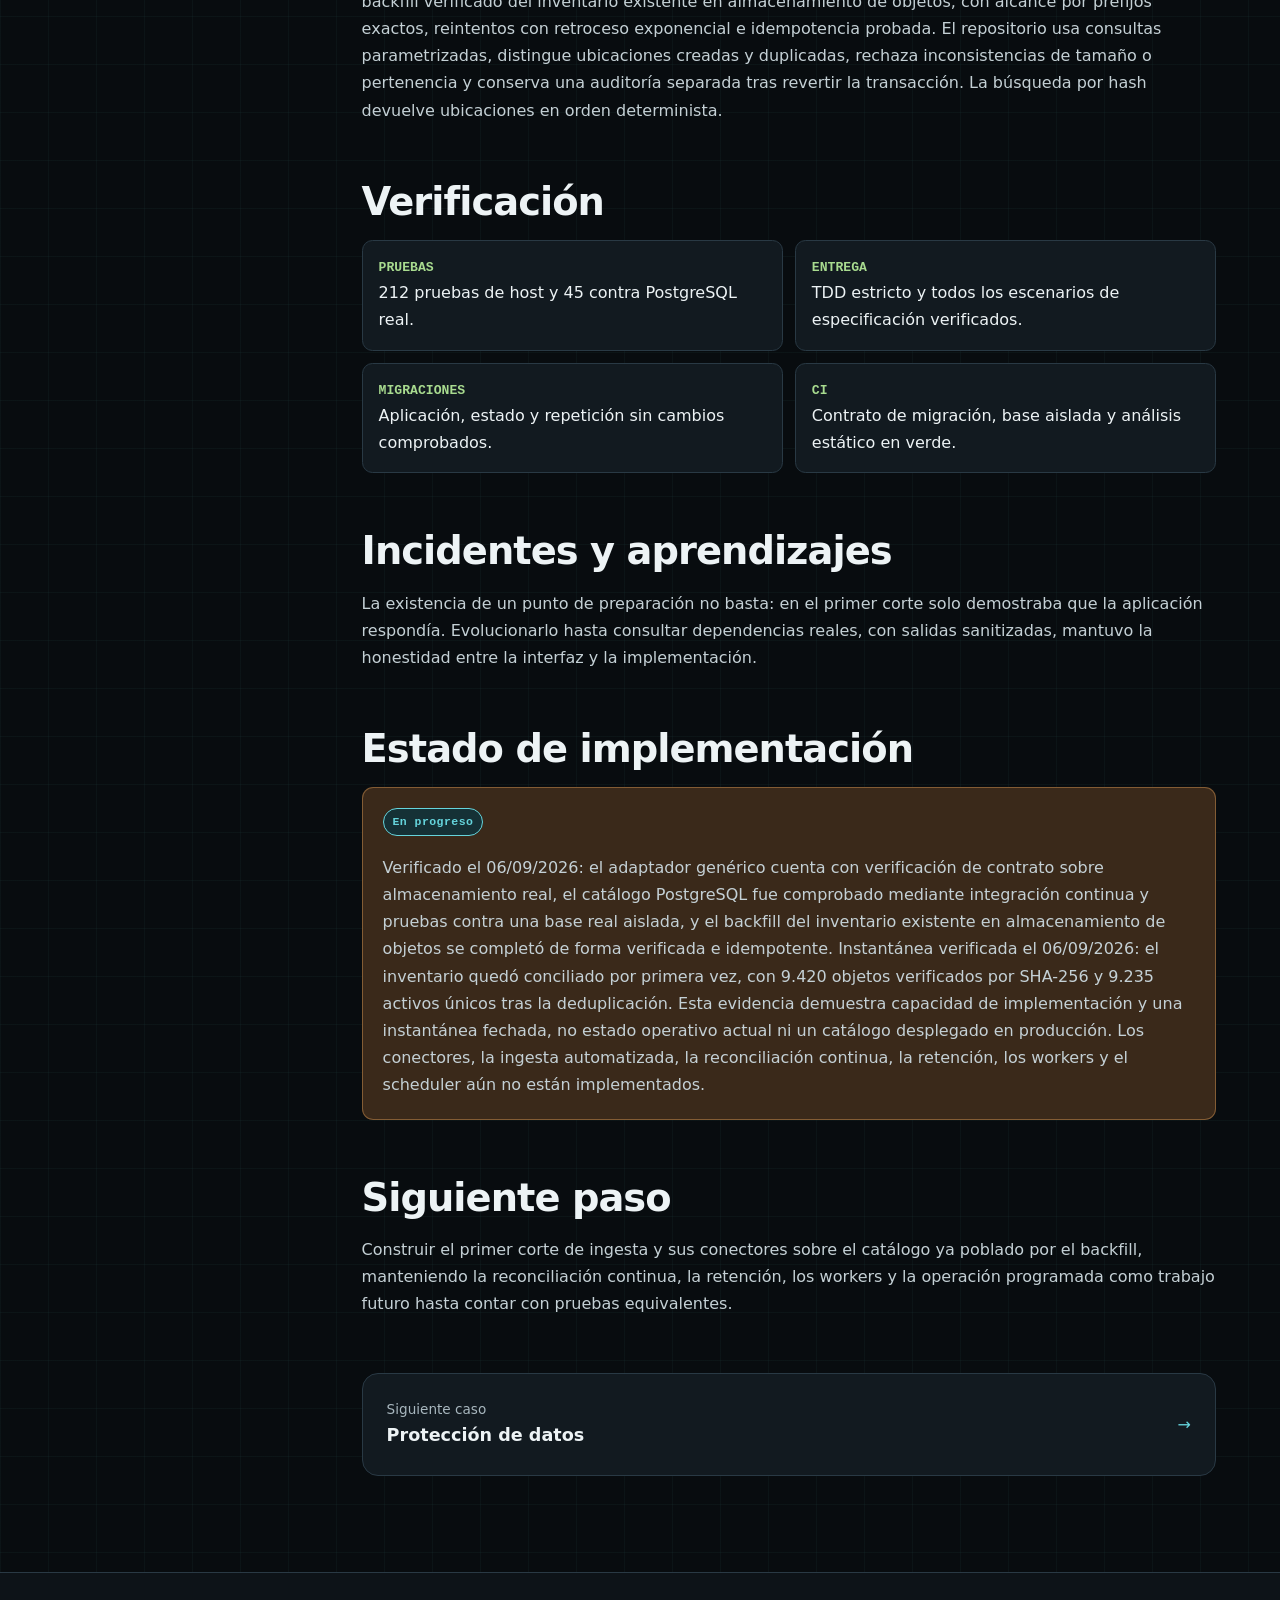
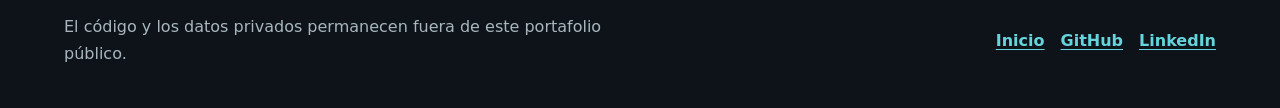
<file: casos/data-lake.html>
<!doctype html>
<html lang="es">
<head>
  <meta charset="utf-8">
  <meta name="viewport" content="width=device-width, initial-scale=1">
  <meta http-equiv="Content-Security-Policy" content="default-src 'self'; base-uri 'none'; connect-src 'none'; font-src 'self'; form-action 'none'; frame-src 'none'; img-src 'self' data:; object-src 'none'; script-src 'self' 'unsafe-inline'; style-src 'self'">
  <meta name="referrer" content="strict-origin-when-cross-origin">
  <meta name="description" content="Caso de estudio sobre la construcción incremental de un Personal Data Lake.">
  <link rel="canonical" href="https://ingseb.cloud/casos/data-lake.html">
  <meta property="og:type" content="article">
  <meta property="og:title" content="Personal Data Lake — Caso de estudio">
  <meta property="og:description" content="Caso de estudio sobre la construcción incremental de un Personal Data Lake.">
  <meta property="og:url" content="https://ingseb.cloud/casos/data-lake.html">
  <meta property="og:image" content="https://ingseb.cloud/assets/social-data-lake.png">
  <meta property="og:image:alt" content="Tarjeta del caso Personal Data Lake con flujos de fuentes hacia un repositorio central en capas.">
  <meta name="twitter:card" content="summary_large_image">
  <meta name="twitter:title" content="Personal Data Lake — Caso de estudio">
  <meta name="twitter:description" content="Caso de estudio sobre la construcción incremental de un Personal Data Lake.">
  <meta name="twitter:image" content="https://ingseb.cloud/assets/social-data-lake.png">
  <meta name="twitter:image:alt" content="Tarjeta del caso Personal Data Lake con flujos de fuentes hacia un repositorio central en capas.">
  <title>Personal Data Lake — Caso de estudio</title>
  <script type="application/ld+json">
    {"@context":"https://schema.org","@type":"Article","headline":"Personal Data Lake construido por cortes verticales verificables","description":"Caso de estudio sobre la construcción incremental de un Personal Data Lake.","mainEntityOfPage":"https://ingseb.cloud/casos/data-lake.html","image":"https://ingseb.cloud/assets/social-data-lake.png","datePublished":"2026-08-23","dateModified":"2026-09-07","inLanguage":"es","author":{"@type":"Person","name":"Sebastián Rodríguez","url":"https://ingseb.cloud/perfil.html"}}
  </script>
  <link rel="icon" href="../assets/favicon.svg" type="image/svg+xml">
  <link rel="stylesheet" href="../assets/styles.css">
</head>
<body>
<a class="skip-link" href="#contenido">Saltar al contenido</a>
<header class="site-header">
  <div class="container header-inner">
    <a class="brand" href="../index.html">SR / Sistemas</a>
    <nav class="site-nav" aria-label="Navegación principal">
      <ul>
        <li>
          <a href="../index.html">Inicio</a>
        </li>
        <li>
          <a href="../perfil.html">Perfil</a>
        </li>
        <li>
          <a href="../index.html#casos">Casos</a>
        </li>
        <li>
          <a href="../index.html#contacto">Contacto</a>
        </li>
      </ul>
    </nav>
  </div>
</header>
<main id="contenido">
  <header class="case-hero">
    <div class="container">
      <p class="eyebrow">
        Caso · Ingeniería de datos
      </p>
      <div class="status-row">
        <span class="chip progress">En progreso</span><span class="chip verified">Verificado</span>
      </div>
      <h1>
        Personal Data Lake construido por cortes verticales verificables
      </h1>
      <p class="lede">
        Una base privada para ingesta, catálogo y trazabilidad que evita crear componentes
          vacíos antes de que exista comportamiento real.
      </p>
      <dl class="case-meta">
        <div>
          <dt>
            Responsabilidad
          </dt>
          <dd>
            Arquitectura y entrega incremental
          </dd>
        </div>
        <div>
          <dt>
            Conjunto
          </dt>
          <dd>
            Python, API y servicios de datos
          </dd>
        </div>
        <div>
          <dt>
            Calidad
          </dt>
          <dd>
            Verificado el <time datetime="2026-09-06">06/09/2026</time>
          </dd>
        </div>
      </dl>
    </div>
  </header>
  <div class="container case-layout">
    <aside class="case-toc" aria-label="Contenido del caso">
      <p class="data-label">
        En este caso
      </p>
      <ol>
        <li>
          <a href="#resumen-ejecutivo">Resumen ejecutivo</a>
        </li>
        <li>
          <a href="#problema">Problema</a>
        </li>
        <li>
          <a href="#responsabilidad">Responsabilidad</a>
        </li>
        <li>
          <a href="#restricciones">Restricciones</a>
        </li>
        <li>
          <a href="#arquitectura">Arquitectura</a>
        </li>
        <li>
          <a href="#decisiones">Decisiones</a>
        </li>
        <li>
          <a href="#implementacion">Implementación</a>
        </li>
        <li>
          <a href="#verificacion">Verificación</a>
        </li>
        <li>
          <a href="#aprendizajes">Aprendizajes</a>
        </li>
        <li>
          <a href="#estado">Estado de implementación</a>
        </li>
        <li>
          <a href="#siguiente">Siguiente paso</a>
        </li>
      </ol>
    </aside>
    <article class="case-content" aria-label="Caso Personal Data Lake">
      <section class="executive-summary" id="resumen-ejecutivo">
        <h2>
          Resumen ejecutivo
        </h2>
        <dl>
          <div>
            <dt>
              Problema
            </dt>
            <dd>
              Conservar, deduplicar y trazar datos personales sin construir una
                arquitectura ficticia.
            </dd>
          </div>
          <div>
            <dt>
              Contribución
            </dt>
            <dd>
              Arquitectura y entrega incremental por cortes verticales con pruebas.
            </dd>
          </div>
          <div>
            <dt>
              Resultado
            </dt>
            <dd>
              Adaptador de objetos y catálogo PostgreSQL verificados, con el
                inventario existente conciliado por primera vez.
            </dd>
          </div>
          <div>
            <dt>
              Alcance
            </dt>
            <dd>
              Base de implementación; la ingesta automatizada y la operación
                programada permanecen pendientes.
            </dd>
          </div>
          <div>
            <dt>
              Verificación
            </dt>
            <dd>
              212 pruebas de host y 45 con PostgreSQL real. Verificado el <time datetime="2026-09-06">06/09/2026</time>.
            </dd>
          </div>
        </dl>
      </section>
      <section id="problema">
        <h2>
          Problema
        </h2>
        <p>
          Los datos personales provenientes de múltiples servicios necesitan conservación,
            deduplicación, catálogo y trazabilidad. Crear de inmediato toda la arquitectura objetivo
            habría producido módulos sin comportamiento y señales de avance engañosas.
        </p>
      </section>
      <section id="responsabilidad">
        <h2>
          Responsabilidad
        </h2>
        <p>
          Definí el repositorio canónico privado, el paquete inicial, el stack de
            desarrollo, los límites de almacenamiento y una secuencia de hitos donde cada incremento
            termina con pruebas.
        </p>
      </section>
      <section id="restricciones">
        <h2>
          Restricciones
        </h2>
        <ul>
          <li>
            Sin datos personales ni secretos en Git.
          </li>
          <li>
            Almacenamiento de objetos de desarrollo no autoritativo.
          </li>
          <li>
            Hashes criptográficos para integridad.
          </li>
          <li>
            Servicios internos sin exposición innecesaria.
          </li>
          <li>
            Sin workers, conectores o catálogos ficticios antes de implementarlos.
          </li>
        </ul>
      </section>
      <section id="arquitectura">
        <h2>
          Arquitectura y enfoque
        </h2>
        <p>
          El núcleo actual es una aplicación Python con endpoints de salud que comprueban
            dependencias, un adaptador genérico de almacenamiento de objetos con integridad SHA-256
            y un catálogo PostgreSQL para ubicaciones verificadas, deduplicación y auditoría, y un
            backfill que registra el inventario existente en almacenamiento de objetos. La
            arquitectura futura mantiene separados los conectores, la ingesta, la reconciliación
            continua, la cuarentena y la retención.
        </p>
      </section>
      <section id="decisiones">
        <h2>
          Decisiones y compromisos
        </h2>
        <ul class="decision-list">
          <li>
            <strong>Repositorio privado canónico.</strong> Evita fragmentar el proyecto;
              un repositorio público anterior permanece no canónico.
          </li>
          <li>
            <strong>Desarrollo por cortes.</strong> Reduce arquitectura especulativa,
              aunque mantiene visible una lista amplia de capacidades pendientes.
          </li>
          <li>
            <strong>Frontera intercambiable.</strong> Un adaptador genérico mantiene las
              particularidades del almacenamiento fuera del dominio.
          </li>
          <li>
            <strong>Migraciones que fallan de forma segura.</strong> Sumas de
              comprobación, bloqueo de concurrencia y transacciones impiden aplicar cambios ante
              deriva o estados incompatibles.
          </li>
          <li>
            <strong>Backfill antes que la ingesta continua.</strong> Registrar el
              inventario existente cerró la brecha entre catálogo y almacenamiento real sin esperar
              los conectores; la conciliación continua queda como capacidad futura.
          </li>
          <li>
            <strong>Preparación honesta.</strong> El punto de salud comprueba
              dependencias reales y reporta su estado sin exponer detalles internos.
          </li>
        </ul>
      </section>
      <section id="implementacion">
        <h2>
          Implementación
        </h2>
        <p>
          La base incluye fábrica de aplicación, puntos de salud con verificación de
            dependencias, configuración tipada, un adaptador genérico con SHA-256 en streaming, un
            catálogo PostgreSQL de cinco tablas y un backfill verificado del inventario existente en
            almacenamiento de objetos, con alcance por prefijos exactos, reintentos con retroceso
            exponencial e idempotencia probada. El repositorio usa consultas parametrizadas,
            distingue ubicaciones creadas y duplicadas, rechaza inconsistencias de tamaño o
            pertenencia y conserva una auditoría separada tras revertir la transacción. La búsqueda
            por hash devuelve ubicaciones en orden determinista.
        </p>
      </section>
      <section id="verificacion">
        <h2>
          Verificación
        </h2>
        <div class="evidence">
          <div>
            <strong>Pruebas</strong>212 pruebas de host y 45 contra PostgreSQL real.
          </div>
          <div>
            <strong>Entrega</strong>TDD estricto y todos los escenarios de
              especificación verificados.
          </div>
          <div>
            <strong>Migraciones</strong>Aplicación, estado y repetición sin cambios comprobados.
          </div>
          <div>
            <strong>CI</strong>Contrato de migración, base aislada y análisis estático en verde.
          </div>
        </div>
      </section>
      <section id="aprendizajes">
        <h2>
          Incidentes y aprendizajes
        </h2>
        <p>
          La existencia de un punto de preparación no basta: en el primer corte solo
            demostraba que la aplicación respondía. Evolucionarlo hasta consultar dependencias
            reales, con salidas sanitizadas, mantuvo la honestidad entre la interfaz y la
            implementación.
        </p>
      </section>
      <section id="estado">
        <h2>
          Estado de implementación
        </h2>
        <div class="callout">
          <div class="status-row">
            <span class="chip progress">En progreso</span>
          </div>
          <p>
            Verificado el <time datetime="2026-09-06">06/09/2026</time>: el adaptador genérico cuenta con verificación de
              contrato sobre almacenamiento real, el catálogo PostgreSQL fue comprobado mediante
              integración continua y pruebas contra una base real aislada, y el backfill del
              inventario existente en almacenamiento de objetos se completó de forma verificada e
              idempotente. Instantánea verificada el <time datetime="2026-09-06">06/09/2026</time>: el inventario quedó conciliado por
              primera vez, con 9.420 objetos verificados por SHA-256 y 9.235 activos únicos tras la
              deduplicación. Esta evidencia demuestra capacidad de implementación y una instantánea
              fechada, no estado operativo actual ni un catálogo desplegado en producción. Los
              conectores, la ingesta automatizada, la reconciliación continua, la retención, los
              workers y el scheduler aún no están implementados.
          </p>
        </div>
      </section>
      <section id="siguiente">
        <h2>
          Siguiente paso
        </h2>
        <p>
          Construir el primer corte de ingesta y sus conectores sobre el catálogo ya
            poblado por el backfill, manteniendo la reconciliación continua, la retención, los
            workers y la operación programada como trabajo futuro hasta contar con pruebas
            equivalentes.
        </p>
      </section>
      <a class="next-case" href="proteccion-datos.html"><span>Siguiente caso<strong>Protección
        de datos</strong></span><span aria-hidden="true">→</span></a>
    </article>
  </div>
</main>
<footer class="site-footer">
  <div class="container footer-inner">
    <p>
      El código y los datos privados permanecen fuera de este portafolio público.
    </p>
    <div class="footer-links">

        <a href="../index.html">Inicio</a><a href="https://github.com/sebasnano">GitHub</a><a href="https://www.linkedin.com/in/sebasti%C3%A1n-rodr%C3%ADguez-parra/" aria-label="Perfil de Sebastián Rodríguez en LinkedIn">LinkedIn</a>
    </div>
  </div>
</footer>
</body>
</html>
</file>
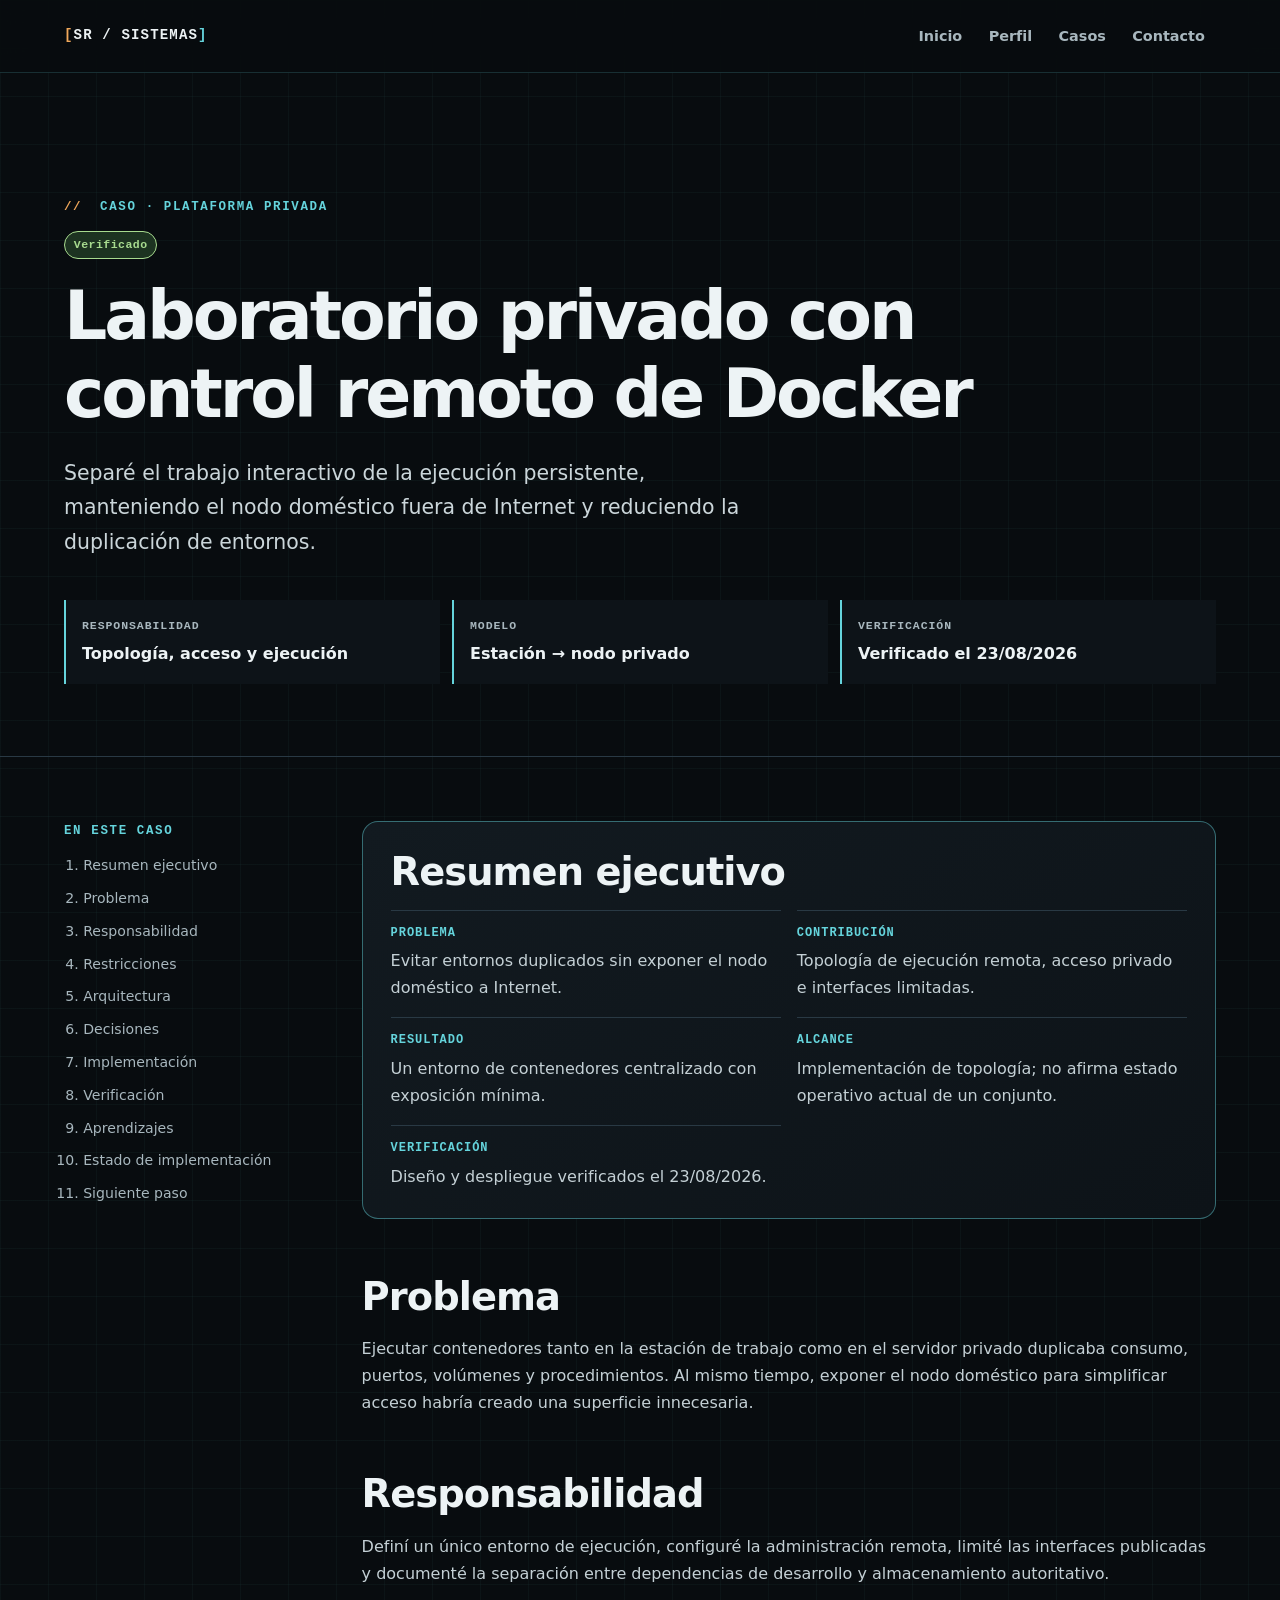
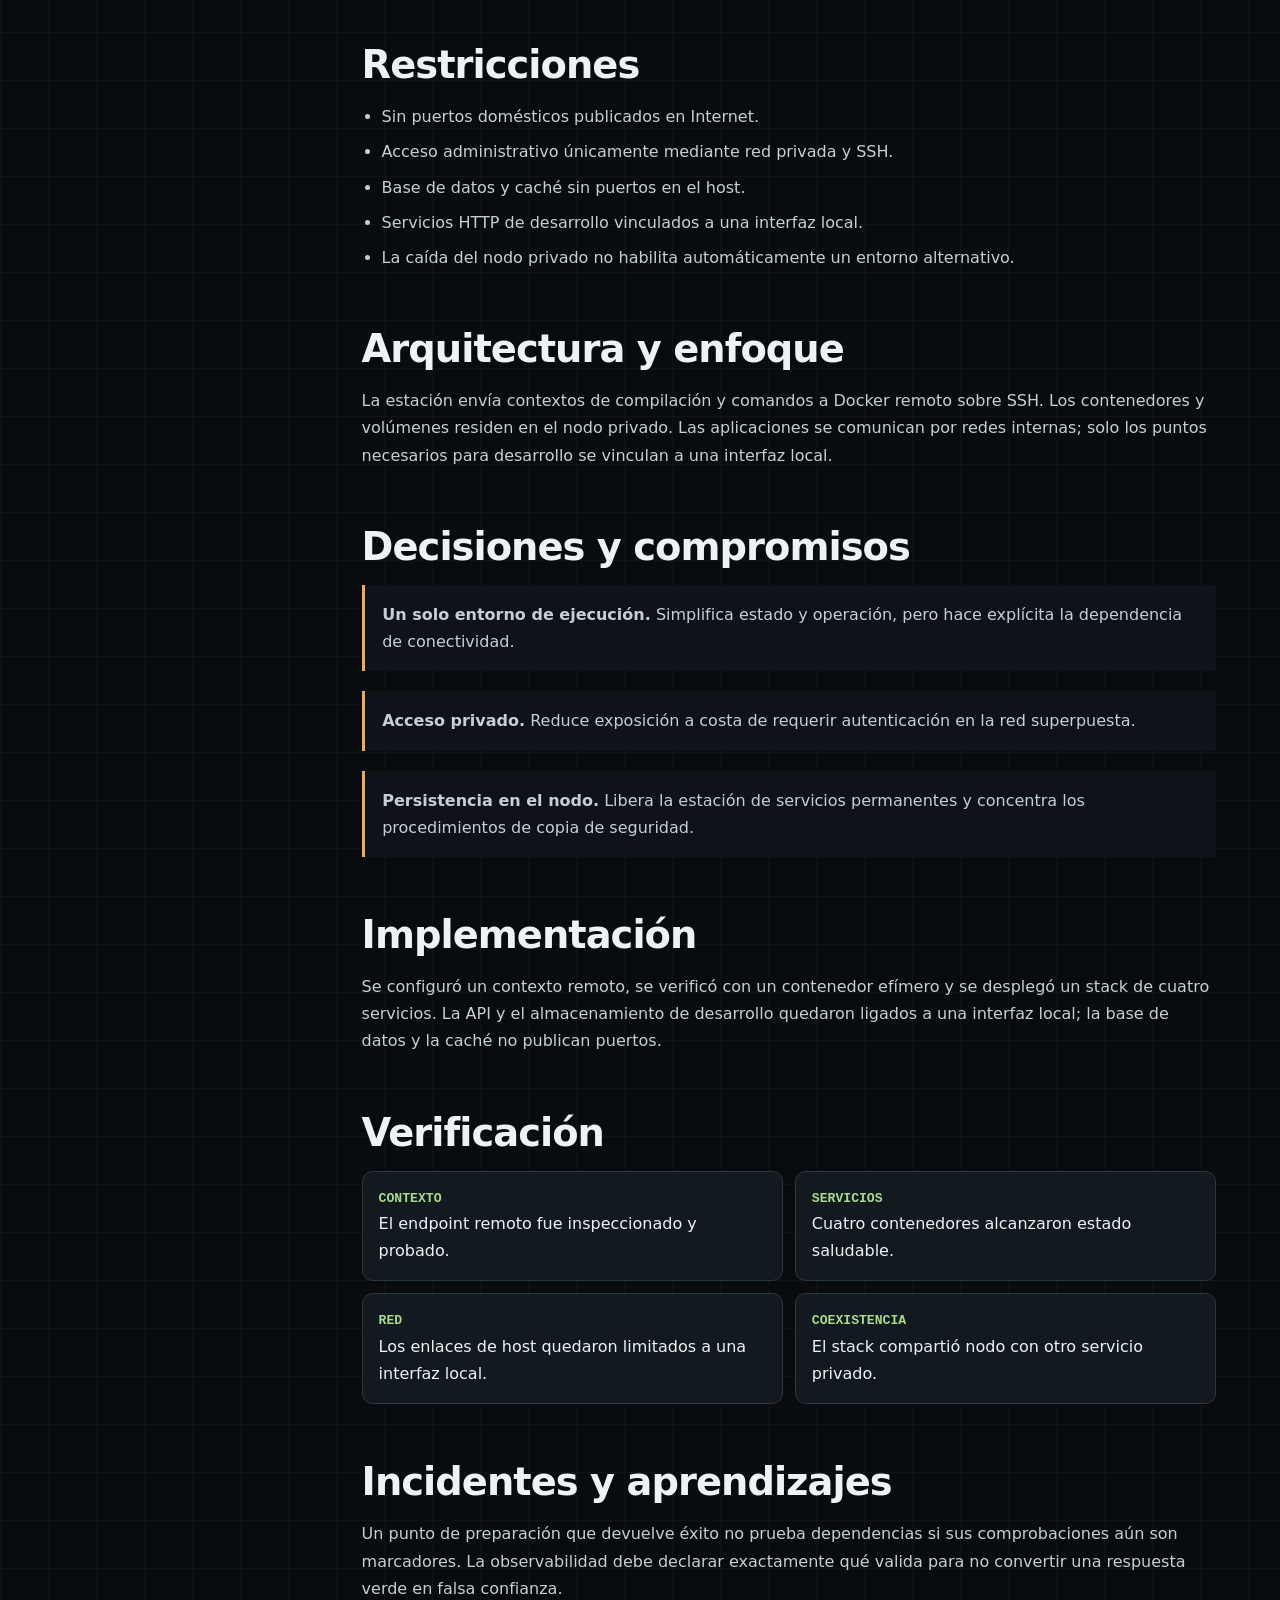
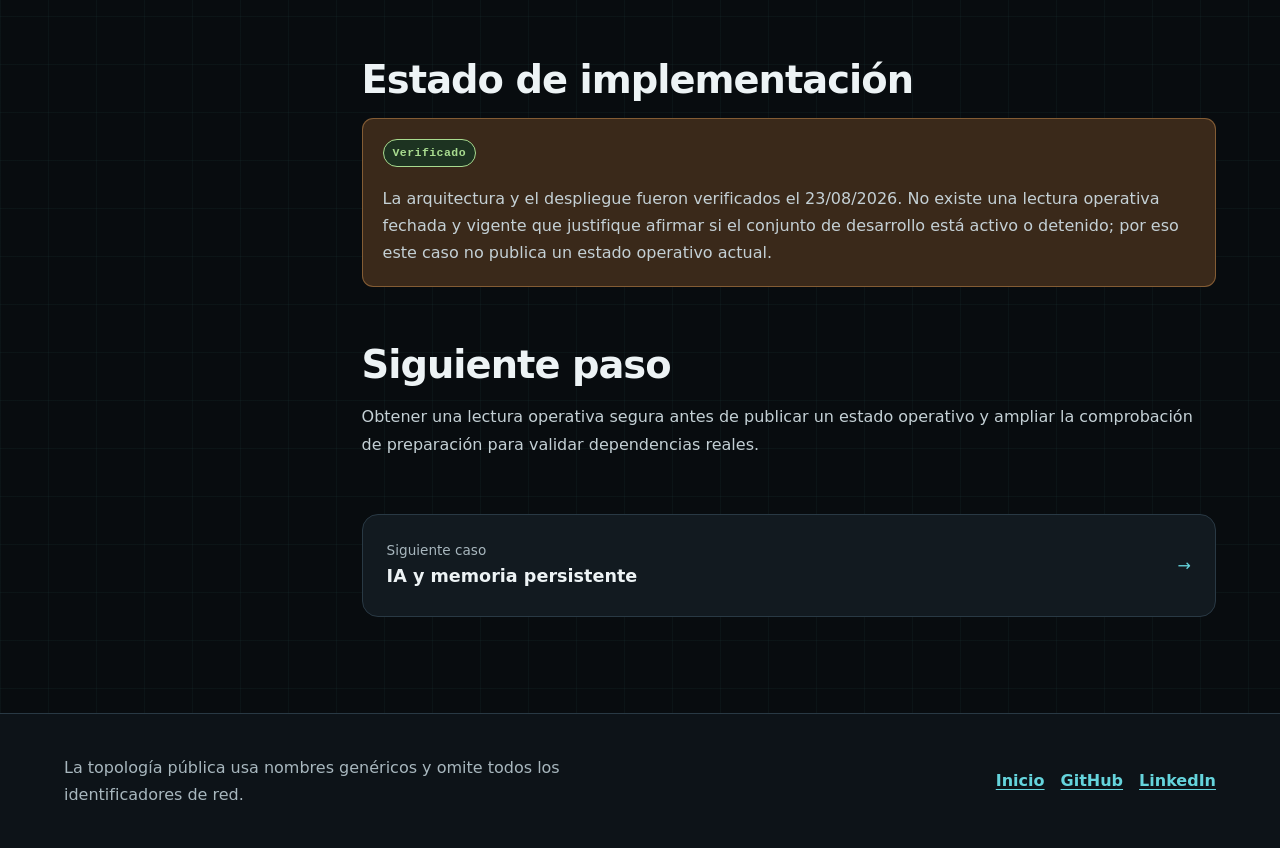
<file: casos/homelab-docker.html>
<!doctype html>
<html lang="es">
<head>
  <meta charset="utf-8">
  <meta name="viewport" content="width=device-width, initial-scale=1">
  <meta http-equiv="Content-Security-Policy" content="default-src 'self'; base-uri 'none'; connect-src 'none'; font-src 'self'; form-action 'none'; frame-src 'none'; img-src 'self' data:; object-src 'none'; script-src 'self' 'unsafe-inline'; style-src 'self'">
  <meta name="referrer" content="strict-origin-when-cross-origin">
  <meta name="description" content="Caso de estudio sobre homelab privado y ejecución remota de contenedores.">
  <link rel="canonical" href="https://ingseb.cloud/casos/homelab-docker.html">
  <meta property="og:type" content="article">
  <meta property="og:title" content="Homelab privado y Docker remoto — Caso de estudio">
  <meta property="og:description" content="Caso de estudio sobre homelab privado y ejecución remota de contenedores.">
  <meta property="og:url" content="https://ingseb.cloud/casos/homelab-docker.html">
  <meta property="og:image" content="https://ingseb.cloud/assets/social-homelab-docker.png">
  <meta property="og:image:alt" content="Tarjeta del caso Homelab Docker con servicios contenidos organizados en una pila modular.">
  <meta name="twitter:card" content="summary_large_image">
  <meta name="twitter:title" content="Homelab privado y Docker remoto — Caso de estudio">
  <meta name="twitter:description" content="Caso de estudio sobre homelab privado y ejecución remota de contenedores.">
  <meta name="twitter:image" content="https://ingseb.cloud/assets/social-homelab-docker.png">
  <meta name="twitter:image:alt" content="Tarjeta del caso Homelab Docker con servicios contenidos organizados en una pila modular.">
  <title>Homelab privado y Docker remoto — Caso de estudio</title>
  <script type="application/ld+json">
    {"@context":"https://schema.org","@type":"Article","headline":"Laboratorio privado con control remoto de Docker","description":"Caso de estudio sobre homelab privado y ejecución remota de contenedores.","mainEntityOfPage":"https://ingseb.cloud/casos/homelab-docker.html","image":"https://ingseb.cloud/assets/social-homelab-docker.png","datePublished":"2026-08-23","dateModified":"2026-08-23","inLanguage":"es","author":{"@type":"Person","name":"Sebastián Rodríguez","url":"https://ingseb.cloud/perfil.html"}}
  </script>
  <link rel="icon" href="../assets/favicon.svg" type="image/svg+xml">
  <link rel="stylesheet" href="../assets/styles.css">
</head>
<body>
<a class="skip-link" href="#contenido">Saltar al contenido</a>
<header class="site-header">
  <div class="container header-inner">
    <a class="brand" href="../index.html">SR / Sistemas</a>
    <nav class="site-nav" aria-label="Navegación principal">
      <ul>
        <li>
          <a href="../index.html">Inicio</a>
        </li>
        <li>
          <a href="../perfil.html">Perfil</a>
        </li>
        <li>
          <a href="../index.html#casos">Casos</a>
        </li>
        <li>
          <a href="../index.html#contacto">Contacto</a>
        </li>
      </ul>
    </nav>
  </div>
</header>
<main id="contenido">
  <header class="case-hero">
    <div class="container">
      <p class="eyebrow">
        Caso · Plataforma privada
      </p>
      <div class="status-row">
        <span class="chip verified">Verificado</span>
      </div>
      <h1>
        Laboratorio privado con control remoto de Docker
      </h1>
      <p class="lede">
        Separé el trabajo interactivo de la ejecución persistente, manteniendo el nodo
          doméstico fuera de Internet y reduciendo la duplicación de entornos.
      </p>
      <dl class="case-meta">
        <div>
          <dt>
            Responsabilidad
          </dt>
          <dd>
            Topología, acceso y ejecución
          </dd>
        </div>
        <div>
          <dt>
            Modelo
          </dt>
          <dd>
            Estación → nodo privado
          </dd>
        </div>
        <div>
          <dt>
            Verificación
          </dt>
          <dd>
            Verificado el <time datetime="2026-08-23">23/08/2026</time>
          </dd>
        </div>
      </dl>
    </div>
  </header>
  <div class="container case-layout">
    <aside class="case-toc" aria-label="Contenido del caso">
      <p class="data-label">
        En este caso
      </p>
      <ol>
        <li>
          <a href="#resumen-ejecutivo">Resumen ejecutivo</a>
        </li>
        <li>
          <a href="#problema">Problema</a>
        </li>
        <li>
          <a href="#responsabilidad">Responsabilidad</a>
        </li>
        <li>
          <a href="#restricciones">Restricciones</a>
        </li>
        <li>
          <a href="#arquitectura">Arquitectura</a>
        </li>
        <li>
          <a href="#decisiones">Decisiones</a>
        </li>
        <li>
          <a href="#implementacion">Implementación</a>
        </li>
        <li>
          <a href="#verificacion">Verificación</a>
        </li>
        <li>
          <a href="#aprendizajes">Aprendizajes</a>
        </li>
        <li>
          <a href="#estado">Estado de implementación</a>
        </li>
        <li>
          <a href="#siguiente">Siguiente paso</a>
        </li>
      </ol>
    </aside>
    <article class="case-content" aria-label="Caso Homelab privado y Docker remoto">
      <section class="executive-summary" id="resumen-ejecutivo">
        <h2>
          Resumen ejecutivo
        </h2>
        <dl>
          <div>
            <dt>
              Problema
            </dt>
            <dd>
              Evitar entornos duplicados sin exponer el nodo doméstico a Internet.
            </dd>
          </div>
          <div>
            <dt>
              Contribución
            </dt>
            <dd>
              Topología de ejecución remota, acceso privado e interfaces limitadas.
            </dd>
          </div>
          <div>
            <dt>
              Resultado
            </dt>
            <dd>
              Un entorno de contenedores centralizado con exposición mínima.
            </dd>
          </div>
          <div>
            <dt>
              Alcance
            </dt>
            <dd>
              Implementación de topología; no afirma estado operativo actual de un conjunto.
            </dd>
          </div>
          <div>
            <dt>
              Verificación
            </dt>
            <dd>
              Diseño y despliegue verificados el <time datetime="2026-08-23">23/08/2026</time>.
            </dd>
          </div>
        </dl>
      </section>
      <section id="problema">
        <h2>
          Problema
        </h2>
        <p>
          Ejecutar contenedores tanto en la estación de trabajo como en el servidor
            privado duplicaba consumo, puertos, volúmenes y procedimientos. Al mismo tiempo, exponer
            el nodo doméstico para simplificar acceso habría creado una superficie innecesaria.
        </p>
      </section>
      <section id="responsabilidad">
        <h2>
          Responsabilidad
        </h2>
        <p>
          Definí un único entorno de ejecución, configuré la administración remota, limité
            las interfaces publicadas y documenté la separación entre dependencias de desarrollo y
            almacenamiento autoritativo.
        </p>
      </section>
      <section id="restricciones">
        <h2>
          Restricciones
        </h2>
        <ul>
          <li>
            Sin puertos domésticos publicados en Internet.
          </li>
          <li>
            Acceso administrativo únicamente mediante red privada y SSH.
          </li>
          <li>
            Base de datos y caché sin puertos en el host.
          </li>
          <li>
            Servicios HTTP de desarrollo vinculados a una interfaz local.
          </li>
          <li>
            La caída del nodo privado no habilita automáticamente un entorno alternativo.
          </li>
        </ul>
      </section>
      <section id="arquitectura">
        <h2>
          Arquitectura y enfoque
        </h2>
        <p>
          La estación envía contextos de compilación y comandos a Docker remoto sobre SSH.
            Los contenedores y volúmenes residen en el nodo privado. Las aplicaciones se comunican
            por redes internas; solo los puntos necesarios para desarrollo se vinculan a una
            interfaz local.
        </p>
      </section>
      <section id="decisiones">
        <h2>
          Decisiones y compromisos
        </h2>
        <ul class="decision-list">
          <li>
            <strong>Un solo entorno de ejecución.</strong> Simplifica estado y
              operación, pero hace explícita la dependencia de conectividad.
          </li>
          <li>
            <strong>Acceso privado.</strong> Reduce exposición a costa de requerir
              autenticación en la red superpuesta.
          </li>
          <li>
            <strong>Persistencia en el nodo.</strong> Libera la estación de servicios
              permanentes y concentra los procedimientos de copia de seguridad.
          </li>
        </ul>
      </section>
      <section id="implementacion">
        <h2>
          Implementación
        </h2>
        <p>
          Se configuró un contexto remoto, se verificó con un contenedor efímero y se
            desplegó un stack de cuatro servicios. La API y el almacenamiento de desarrollo quedaron
            ligados a una interfaz local; la base de datos y la caché no publican puertos.
        </p>
      </section>
      <section id="verificacion">
        <h2>
          Verificación
        </h2>
        <div class="evidence">
          <div>
            <strong>Contexto</strong>El endpoint remoto fue inspeccionado y probado.
          </div>
          <div>
            <strong>Servicios</strong>Cuatro contenedores alcanzaron estado saludable.
          </div>
          <div>
            <strong>Red</strong>Los enlaces de host quedaron limitados a una interfaz local.
          </div>
          <div>
            <strong>Coexistencia</strong>El stack compartió nodo con otro servicio privado.
          </div>
        </div>
      </section>
      <section id="aprendizajes">
        <h2>
          Incidentes y aprendizajes
        </h2>
        <p>
          Un punto de preparación que devuelve éxito no prueba dependencias si sus
            comprobaciones aún son marcadores. La observabilidad debe declarar exactamente qué
            valida para no convertir una respuesta verde en falsa confianza.
        </p>
      </section>
      <section id="estado">
        <h2>
          Estado de implementación
        </h2>
        <div class="callout">
          <div class="status-row">
            <span class="chip verified">Verificado</span>
          </div>
          <p>
            La arquitectura y el despliegue fueron verificados el <time datetime="2026-08-23">23/08/2026</time>. No existe
              una lectura operativa fechada y vigente que justifique afirmar si el conjunto de
              desarrollo está activo o detenido; por eso este caso no publica un estado operativo
              actual.
          </p>
        </div>
      </section>
      <section id="siguiente">
        <h2>
          Siguiente paso
        </h2>
        <p>
          Obtener una lectura operativa segura antes de publicar un estado operativo y
            ampliar la comprobación de preparación para validar dependencias reales.
        </p>
      </section>
      <a class="next-case" href="ia-memoria.html"><span>Siguiente caso<strong>IA y memoria
        persistente</strong></span><span aria-hidden="true">→</span></a>
    </article>
  </div>
</main>
<footer class="site-footer">
  <div class="container footer-inner">
    <p>
      La topología pública usa nombres genéricos y omite todos los identificadores de red.
    </p>
    <div class="footer-links">

        <a href="../index.html">Inicio</a><a href="https://github.com/sebasnano">GitHub</a><a href="https://www.linkedin.com/in/sebasti%C3%A1n-rodr%C3%ADguez-parra/" aria-label="Perfil de Sebastián Rodríguez en LinkedIn">LinkedIn</a>
    </div>
  </div>
</footer>
</body>
</html>
</file>
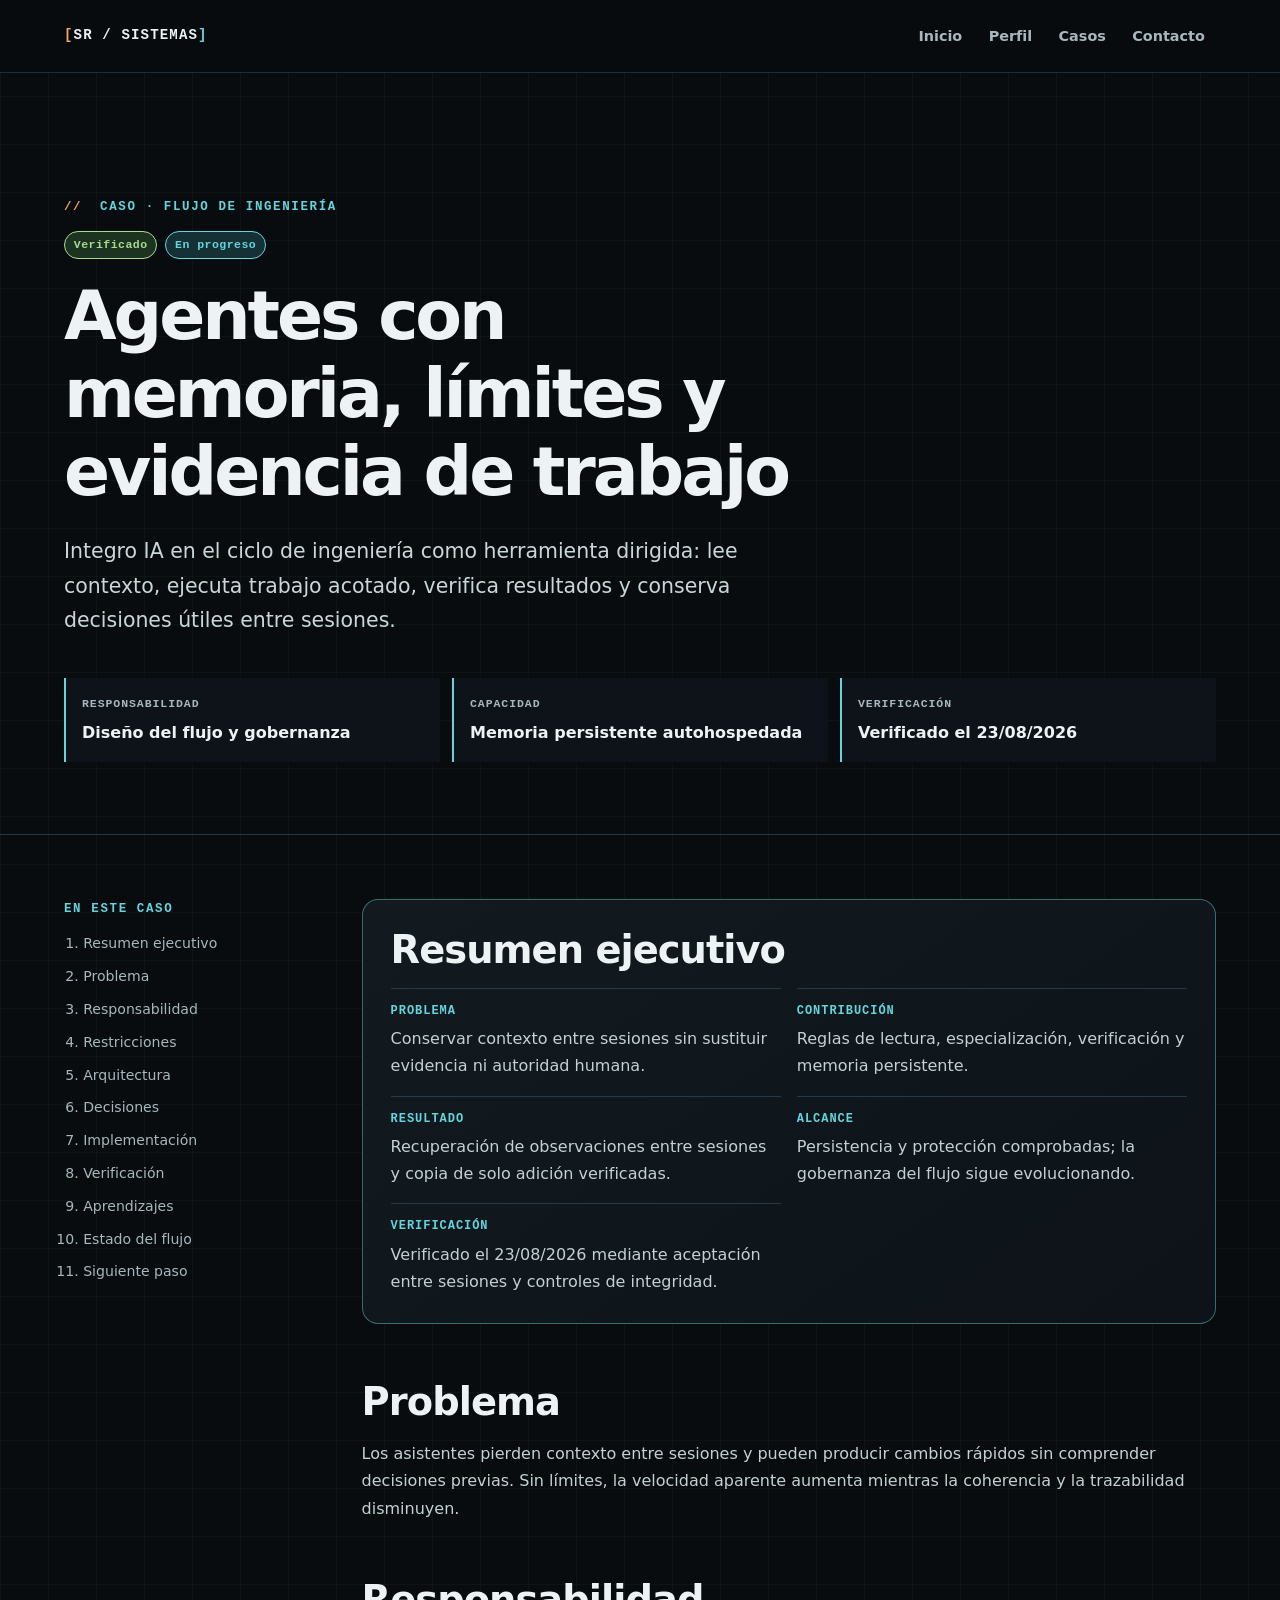
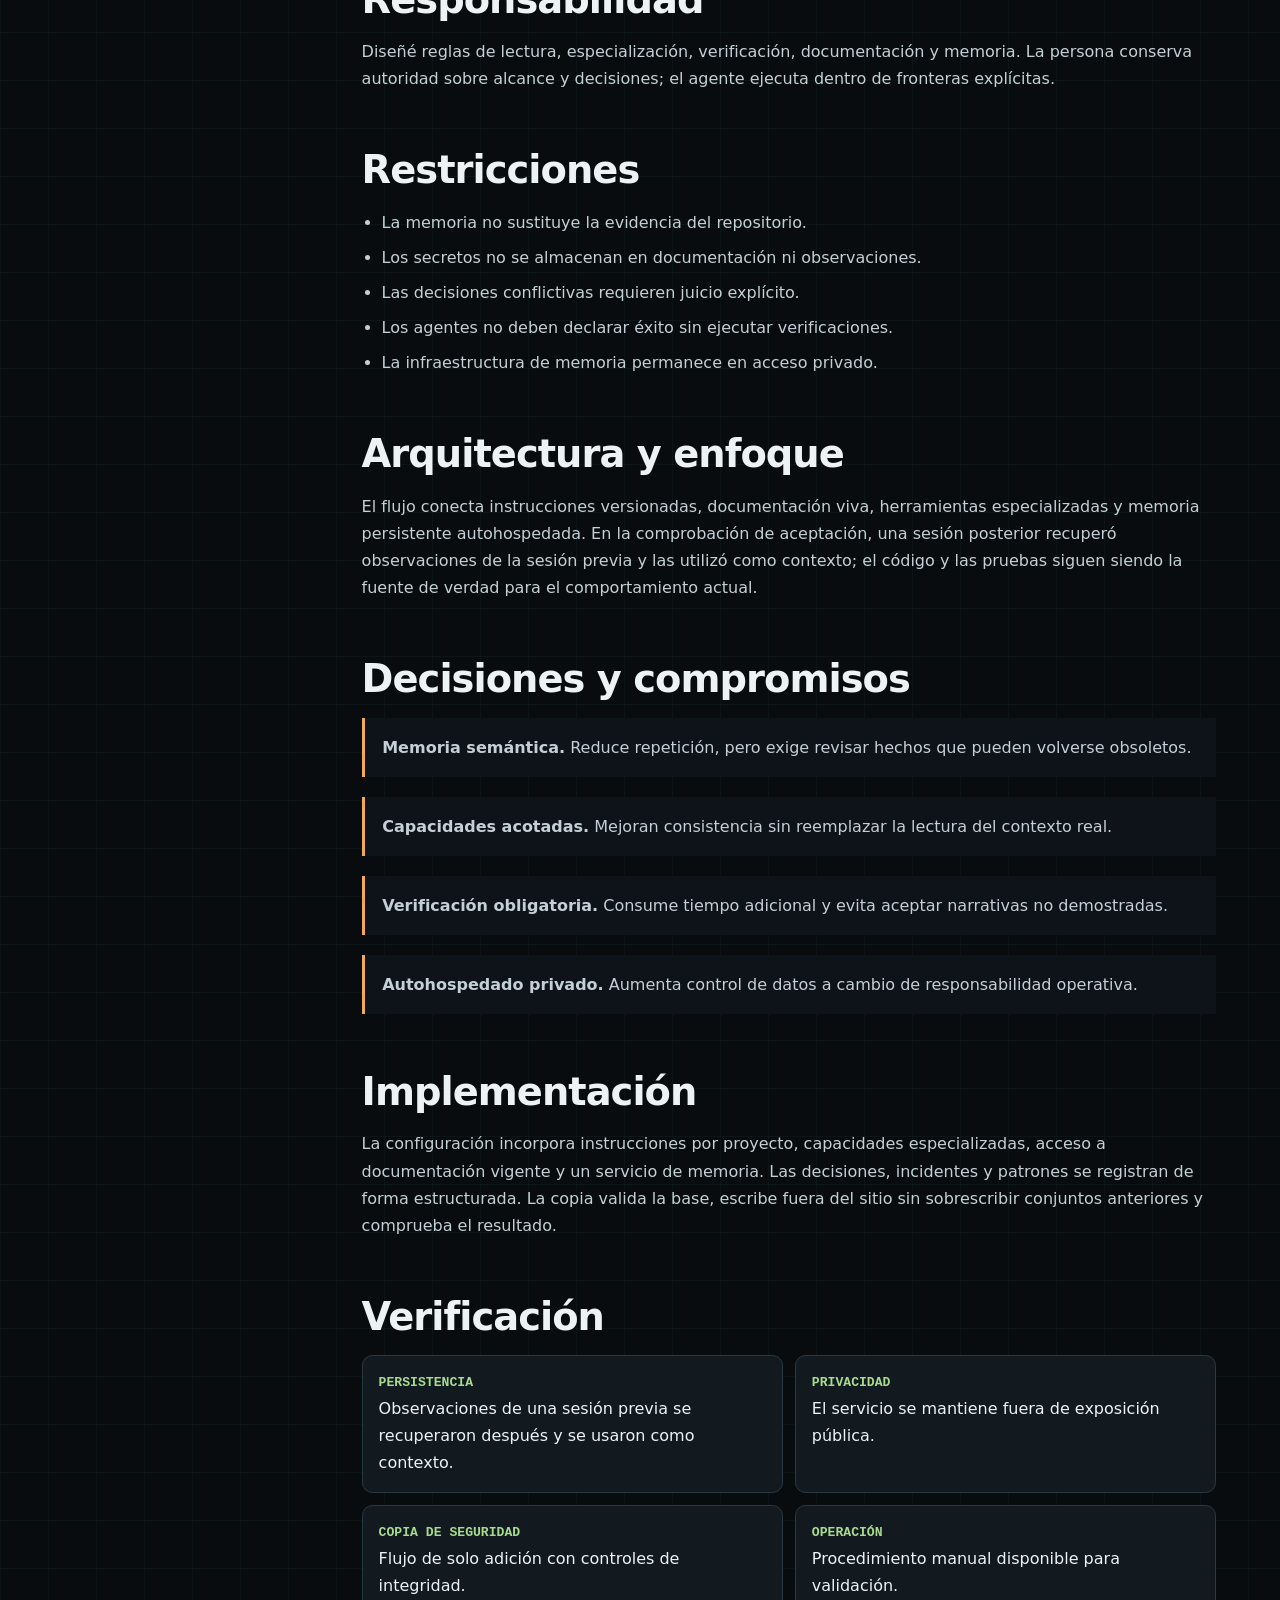
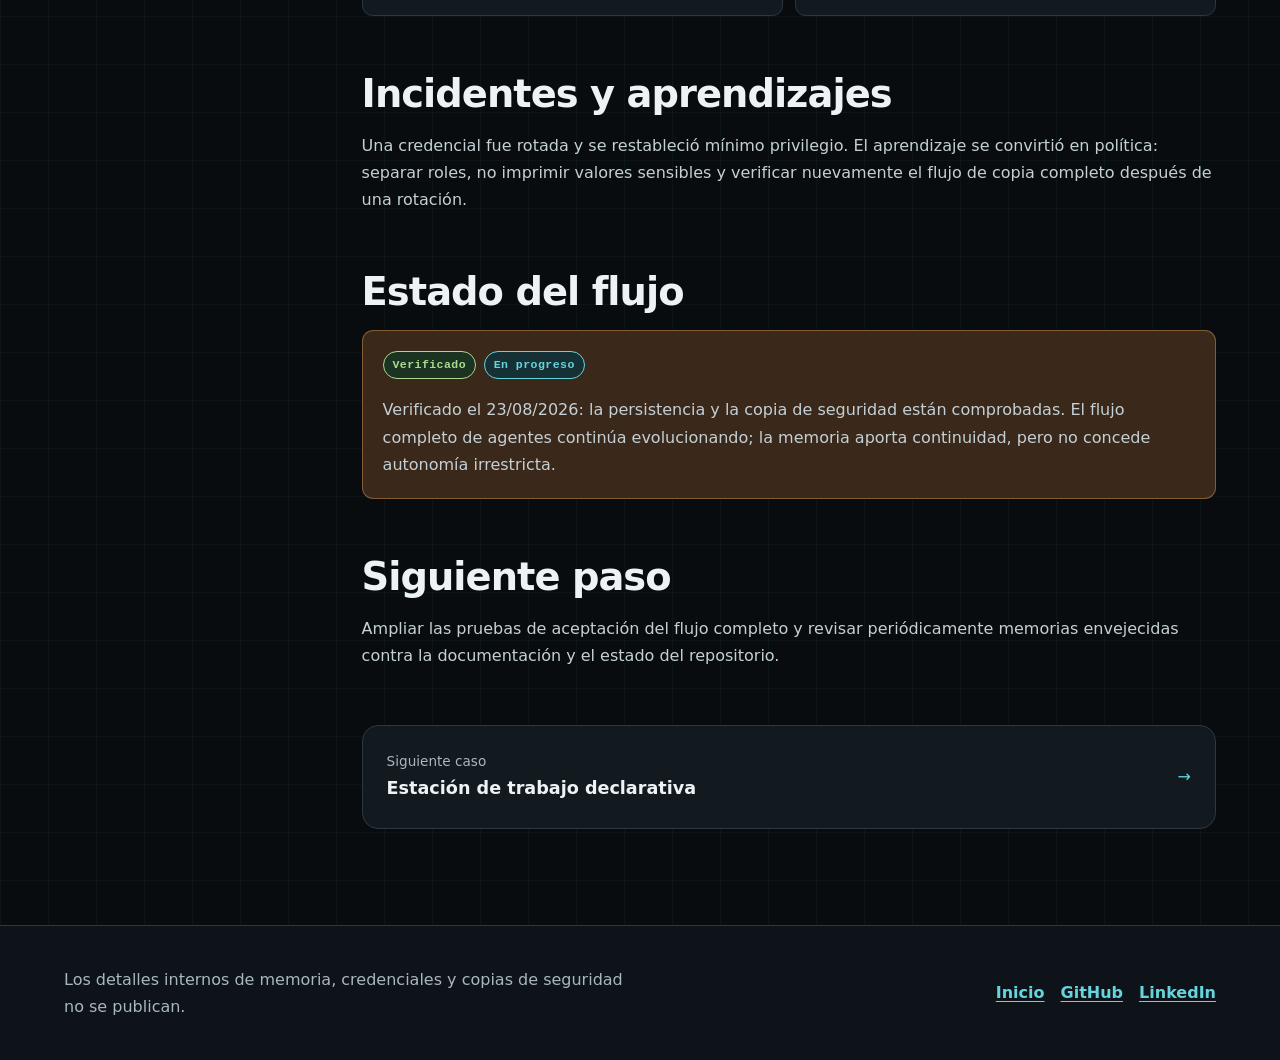
<file: casos/ia-memoria.html>
<!doctype html>
<html lang="es">
<head>
  <meta charset="utf-8">
  <meta name="viewport" content="width=device-width, initial-scale=1">
  <meta http-equiv="Content-Security-Policy" content="default-src 'self'; base-uri 'none'; connect-src 'none'; font-src 'self'; form-action 'none'; frame-src 'none'; img-src 'self' data:; object-src 'none'; script-src 'self' 'unsafe-inline'; style-src 'self'">
  <meta name="referrer" content="strict-origin-when-cross-origin">
  <meta name="description" content="Caso de estudio sobre flujo de ingeniería asistida por IA y memoria persistente.">
  <link rel="canonical" href="https://ingseb.cloud/casos/ia-memoria.html">
  <meta property="og:type" content="article">
  <meta property="og:title" content="IA y memoria persistente — Caso de estudio">
  <meta property="og:description" content="Caso de estudio sobre flujo de ingeniería asistida por IA y memoria persistente.">
  <meta property="og:url" content="https://ingseb.cloud/casos/ia-memoria.html">
  <meta property="og:image" content="https://ingseb.cloud/assets/social-ia-memoria.png">
  <meta property="og:image:alt" content="Tarjeta del caso Memoria para IA con nodos de contexto conectados a una memoria persistente.">
  <meta name="twitter:card" content="summary_large_image">
  <meta name="twitter:title" content="IA y memoria persistente — Caso de estudio">
  <meta name="twitter:description" content="Caso de estudio sobre flujo de ingeniería asistida por IA y memoria persistente.">
  <meta name="twitter:image" content="https://ingseb.cloud/assets/social-ia-memoria.png">
  <meta name="twitter:image:alt" content="Tarjeta del caso Memoria para IA con nodos de contexto conectados a una memoria persistente.">
  <title>IA y memoria persistente — Caso de estudio</title>
  <script type="application/ld+json">
    {"@context":"https://schema.org","@type":"Article","headline":"Agentes con memoria, límites y evidencia de trabajo","description":"Caso de estudio sobre flujo de ingeniería asistida por IA y memoria persistente.","mainEntityOfPage":"https://ingseb.cloud/casos/ia-memoria.html","image":"https://ingseb.cloud/assets/social-ia-memoria.png","datePublished":"2026-08-23","dateModified":"2026-08-23","inLanguage":"es","author":{"@type":"Person","name":"Sebastián Rodríguez","url":"https://ingseb.cloud/perfil.html"}}
  </script>
  <link rel="icon" href="../assets/favicon.svg" type="image/svg+xml">
  <link rel="stylesheet" href="../assets/styles.css">
</head>
<body>
<a class="skip-link" href="#contenido">Saltar al contenido</a>
<header class="site-header">
  <div class="container header-inner">
    <a class="brand" href="../index.html">SR / Sistemas</a>
    <nav class="site-nav" aria-label="Navegación principal">
      <ul>
        <li>
          <a href="../index.html">Inicio</a>
        </li>
        <li>
          <a href="../perfil.html">Perfil</a>
        </li>
        <li>
          <a href="../index.html#casos">Casos</a>
        </li>
        <li>
          <a href="../index.html#contacto">Contacto</a>
        </li>
      </ul>
    </nav>
  </div>
</header>
<main id="contenido">
  <header class="case-hero">
    <div class="container">
      <p class="eyebrow">
        Caso · Flujo de ingeniería
      </p>
      <div class="status-row">
        <span class="chip verified">Verificado</span><span class="chip progress">En progreso</span>
      </div>
      <h1>
        Agentes con memoria, límites y evidencia de trabajo
      </h1>
      <p class="lede">
        Integro IA en el ciclo de ingeniería como herramienta dirigida: lee contexto,
          ejecuta trabajo acotado, verifica resultados y conserva decisiones útiles entre sesiones.
      </p>
      <dl class="case-meta">
        <div>
          <dt>
            Responsabilidad
          </dt>
          <dd>
            Diseño del flujo y gobernanza
          </dd>
        </div>
        <div>
          <dt>
            Capacidad
          </dt>
          <dd>
            Memoria persistente autohospedada
          </dd>
        </div>
        <div>
          <dt>
            Verificación
          </dt>
          <dd>
            Verificado el <time datetime="2026-08-23">23/08/2026</time>
          </dd>
        </div>
      </dl>
    </div>
  </header>
  <div class="container case-layout">
    <aside class="case-toc" aria-label="Contenido del caso">
      <p class="data-label">
        En este caso
      </p>
      <ol>
        <li>
          <a href="#resumen-ejecutivo">Resumen ejecutivo</a>
        </li>
        <li>
          <a href="#problema">Problema</a>
        </li>
        <li>
          <a href="#responsabilidad">Responsabilidad</a>
        </li>
        <li>
          <a href="#restricciones">Restricciones</a>
        </li>
        <li>
          <a href="#arquitectura">Arquitectura</a>
        </li>
        <li>
          <a href="#decisiones">Decisiones</a>
        </li>
        <li>
          <a href="#implementacion">Implementación</a>
        </li>
        <li>
          <a href="#verificacion">Verificación</a>
        </li>
        <li>
          <a href="#aprendizajes">Aprendizajes</a>
        </li>
        <li>
          <a href="#estado">Estado del flujo</a>
        </li>
        <li>
          <a href="#siguiente">Siguiente paso</a>
        </li>
      </ol>
    </aside>
    <article class="case-content" aria-label="Caso IA y memoria persistente">
      <section class="executive-summary" id="resumen-ejecutivo">
        <h2>
          Resumen ejecutivo
        </h2>
        <dl>
          <div>
            <dt>
              Problema
            </dt>
            <dd>
              Conservar contexto entre sesiones sin sustituir evidencia ni autoridad humana.
            </dd>
          </div>
          <div>
            <dt>
              Contribución
            </dt>
            <dd>
              Reglas de lectura, especialización, verificación y memoria persistente.
            </dd>
          </div>
          <div>
            <dt>
              Resultado
            </dt>
            <dd>
              Recuperación de observaciones entre sesiones y copia de solo adición verificadas.
            </dd>
          </div>
          <div>
            <dt>
              Alcance
            </dt>
            <dd>
              Persistencia y protección comprobadas; la gobernanza del flujo sigue evolucionando.
            </dd>
          </div>
          <div>
            <dt>
              Verificación
            </dt>
            <dd>
              Verificado el <time datetime="2026-08-23">23/08/2026</time> mediante aceptación entre sesiones y controles de integridad.
            </dd>
          </div>
        </dl>
      </section>
      <section id="problema">
        <h2>
          Problema
        </h2>
        <p>
          Los asistentes pierden contexto entre sesiones y pueden producir cambios rápidos
            sin comprender decisiones previas. Sin límites, la velocidad aparente aumenta mientras
            la coherencia y la trazabilidad disminuyen.
        </p>
      </section>
      <section id="responsabilidad">
        <h2>
          Responsabilidad
        </h2>
        <p>
          Diseñé reglas de lectura, especialización, verificación, documentación y
            memoria. La persona conserva autoridad sobre alcance y decisiones; el agente ejecuta
            dentro de fronteras explícitas.
        </p>
      </section>
      <section id="restricciones">
        <h2>
          Restricciones
        </h2>
        <ul>
          <li>
            La memoria no sustituye la evidencia del repositorio.
          </li>
          <li>
            Los secretos no se almacenan en documentación ni observaciones.
          </li>
          <li>
            Las decisiones conflictivas requieren juicio explícito.
          </li>
          <li>
            Los agentes no deben declarar éxito sin ejecutar verificaciones.
          </li>
          <li>
            La infraestructura de memoria permanece en acceso privado.
          </li>
        </ul>
      </section>
      <section id="arquitectura">
        <h2>
          Arquitectura y enfoque
        </h2>
        <p>
          El flujo conecta instrucciones versionadas, documentación viva, herramientas
            especializadas y memoria persistente autohospedada. En la comprobación de aceptación,
            una sesión posterior recuperó observaciones de la sesión previa y las utilizó como
            contexto; el código y las pruebas siguen siendo la fuente de verdad para el
            comportamiento actual.
        </p>
      </section>
      <section id="decisiones">
        <h2>
          Decisiones y compromisos
        </h2>
        <ul class="decision-list">
          <li>
            <strong>Memoria semántica.</strong> Reduce repetición, pero exige revisar
              hechos que pueden volverse obsoletos.
          </li>
          <li>
            <strong>Capacidades acotadas.</strong> Mejoran consistencia sin reemplazar
              la lectura del contexto real.
          </li>
          <li>
            <strong>Verificación obligatoria.</strong> Consume tiempo adicional y evita
              aceptar narrativas no demostradas.
          </li>
          <li>
            <strong>Autohospedado privado.</strong> Aumenta control de datos a cambio de
              responsabilidad operativa.
          </li>
        </ul>
      </section>
      <section id="implementacion">
        <h2>
          Implementación
        </h2>
        <p>
          La configuración incorpora instrucciones por proyecto, capacidades
            especializadas, acceso a documentación vigente y un servicio de memoria. Las decisiones,
            incidentes y patrones se registran de forma estructurada. La copia valida la base,
            escribe fuera del sitio sin sobrescribir conjuntos anteriores y comprueba el resultado.
        </p>
      </section>
      <section id="verificacion">
        <h2>
          Verificación
        </h2>
        <div class="evidence">
          <div>
            <strong>Persistencia</strong>Observaciones de una sesión previa se
              recuperaron después y se usaron como contexto.
          </div>
          <div>
            <strong>Privacidad</strong>El servicio se mantiene fuera de exposición pública.
          </div>
          <div>
            <strong>Copia de seguridad</strong>Flujo de solo adición con controles de integridad.
          </div>
          <div>
            <strong>Operación</strong>Procedimiento manual disponible para validación.
          </div>
        </div>
      </section>
      <section id="aprendizajes">
        <h2>
          Incidentes y aprendizajes
        </h2>
        <p>
          Una credencial fue rotada y se restableció mínimo privilegio. El aprendizaje se
            convirtió en política: separar roles, no imprimir valores sensibles y verificar
            nuevamente el flujo de copia completo después de una rotación.
        </p>
      </section>
      <section id="estado">
        <h2>
          Estado del flujo
        </h2>
        <div class="callout">
          <div class="status-row">
            <span class="chip verified">Verificado</span><span class="chip progress">En
              progreso</span>
          </div>
          <p>
            Verificado el <time datetime="2026-08-23">23/08/2026</time>: la persistencia y la copia de seguridad están
              comprobadas. El flujo completo de agentes continúa evolucionando; la memoria aporta
              continuidad, pero no concede autonomía irrestricta.
          </p>
        </div>
      </section>
      <section id="siguiente">
        <h2>
          Siguiente paso
        </h2>
        <p>
          Ampliar las pruebas de aceptación del flujo completo y revisar periódicamente
            memorias envejecidas contra la documentación y el estado del repositorio.
        </p>
      </section>
      <a class="next-case" href="workstation-mac.html"><span>Siguiente caso<strong>Estación de
        trabajo declarativa</strong></span><span aria-hidden="true">→</span></a>
    </article>
  </div>
</main>
<footer class="site-footer">
  <div class="container footer-inner">
    <p>
      Los detalles internos de memoria, credenciales y copias de seguridad no se publican.
    </p>
    <div class="footer-links">

        <a href="../index.html">Inicio</a><a href="https://github.com/sebasnano">GitHub</a><a href="https://www.linkedin.com/in/sebasti%C3%A1n-rodr%C3%ADguez-parra/" aria-label="Perfil de Sebastián Rodríguez en LinkedIn">LinkedIn</a>
    </div>
  </div>
</footer>
</body>
</html>
</file>
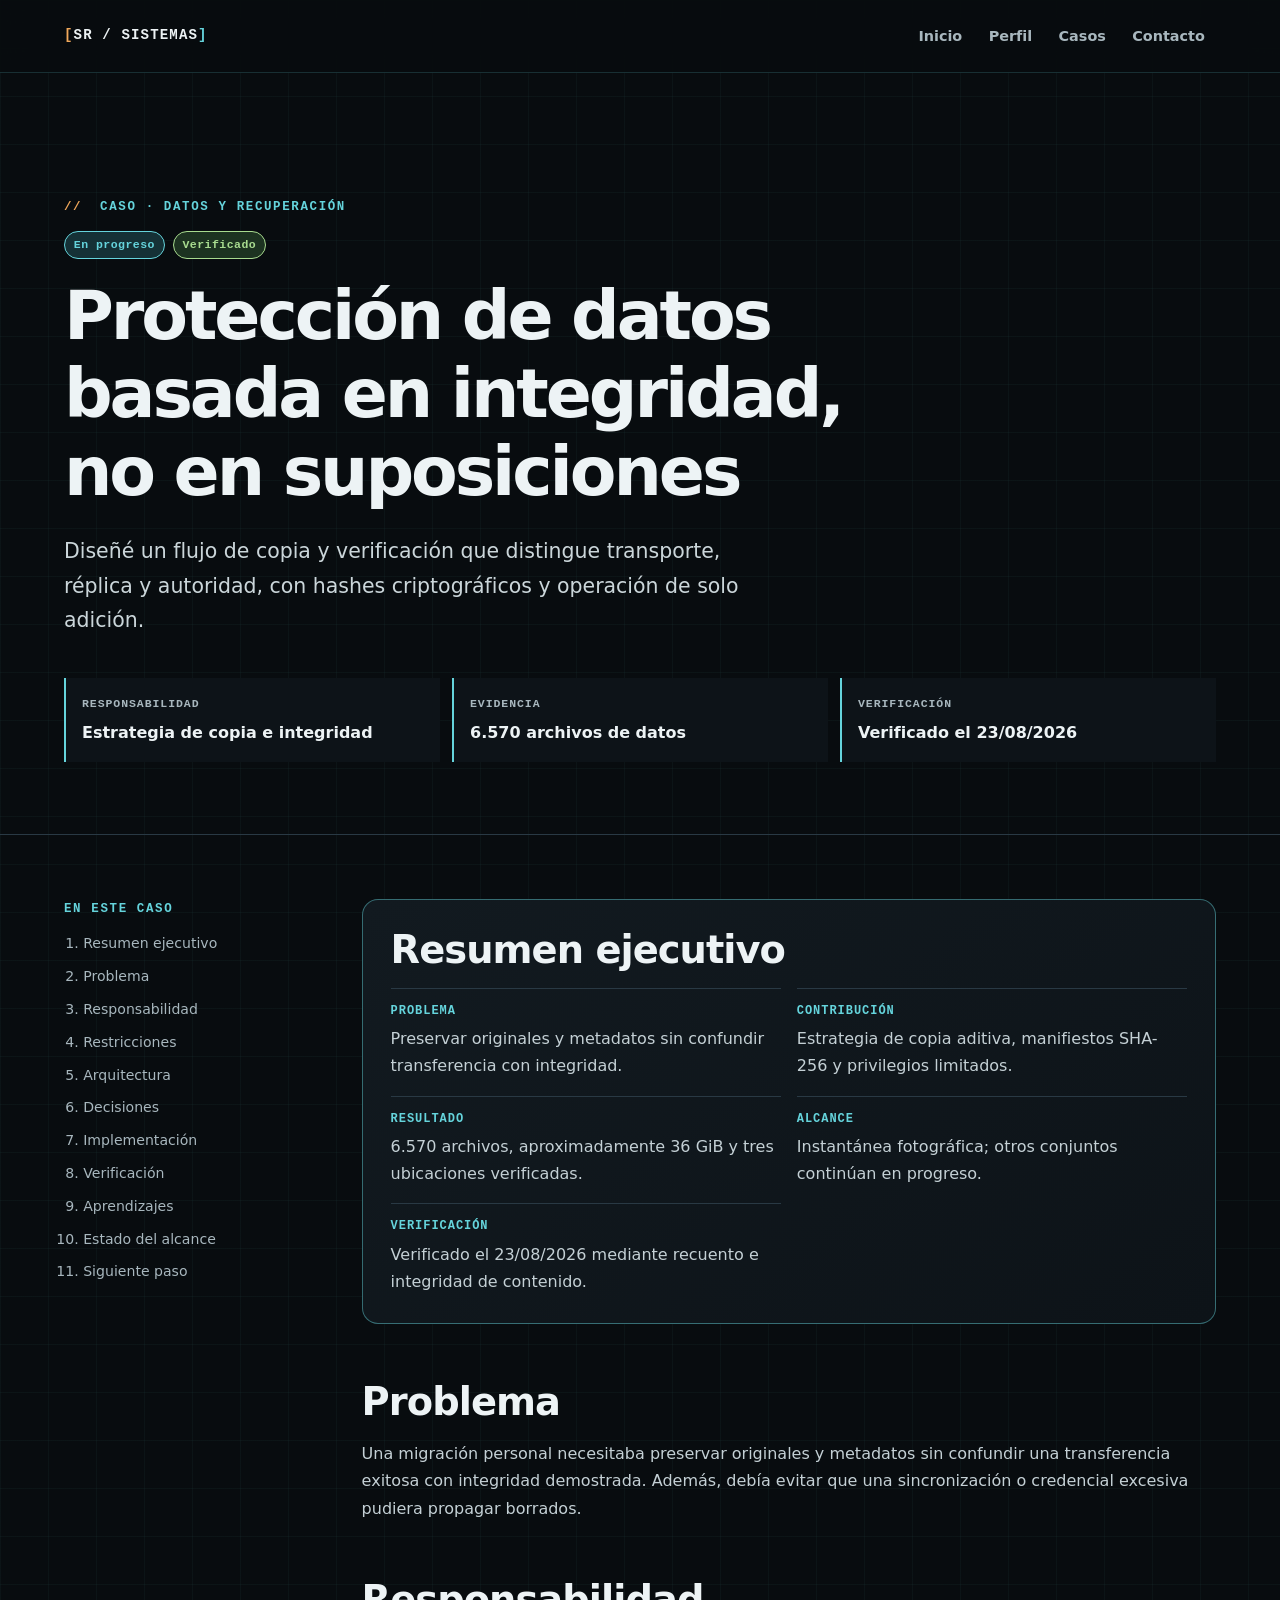
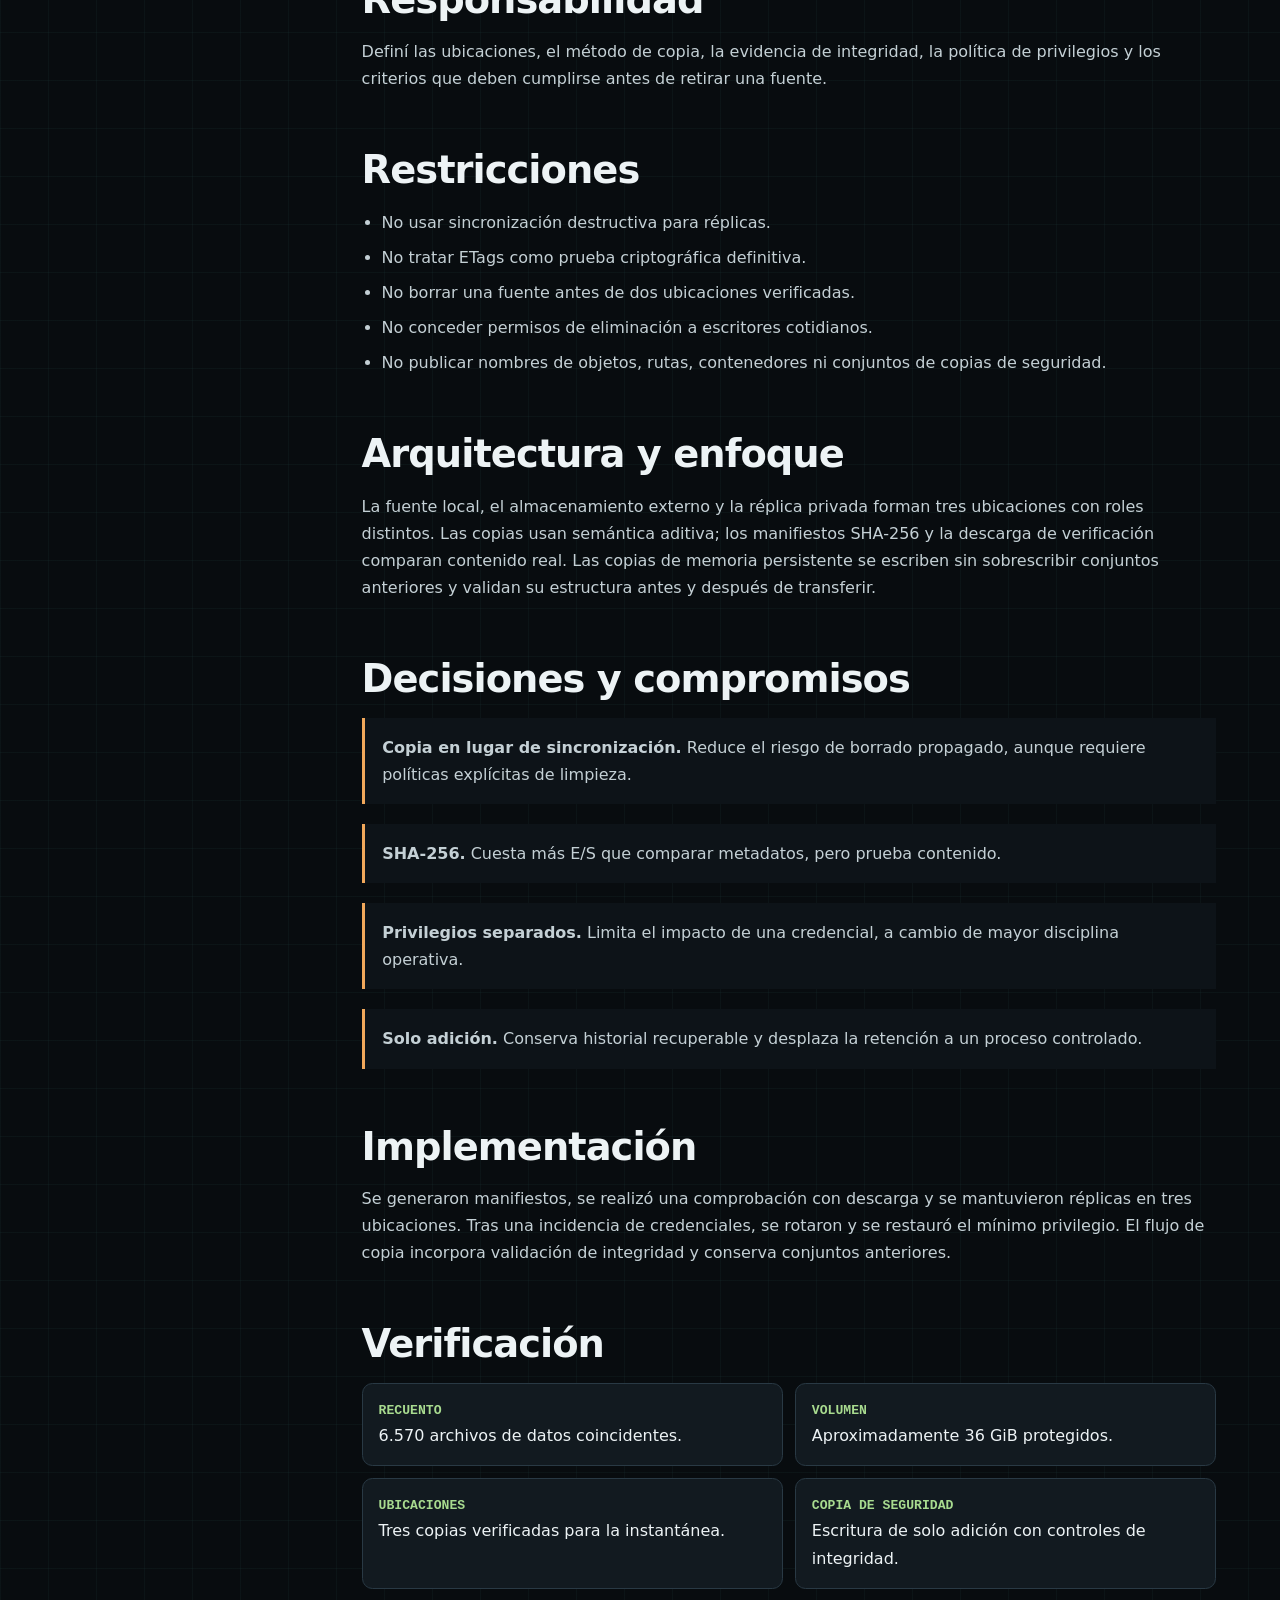
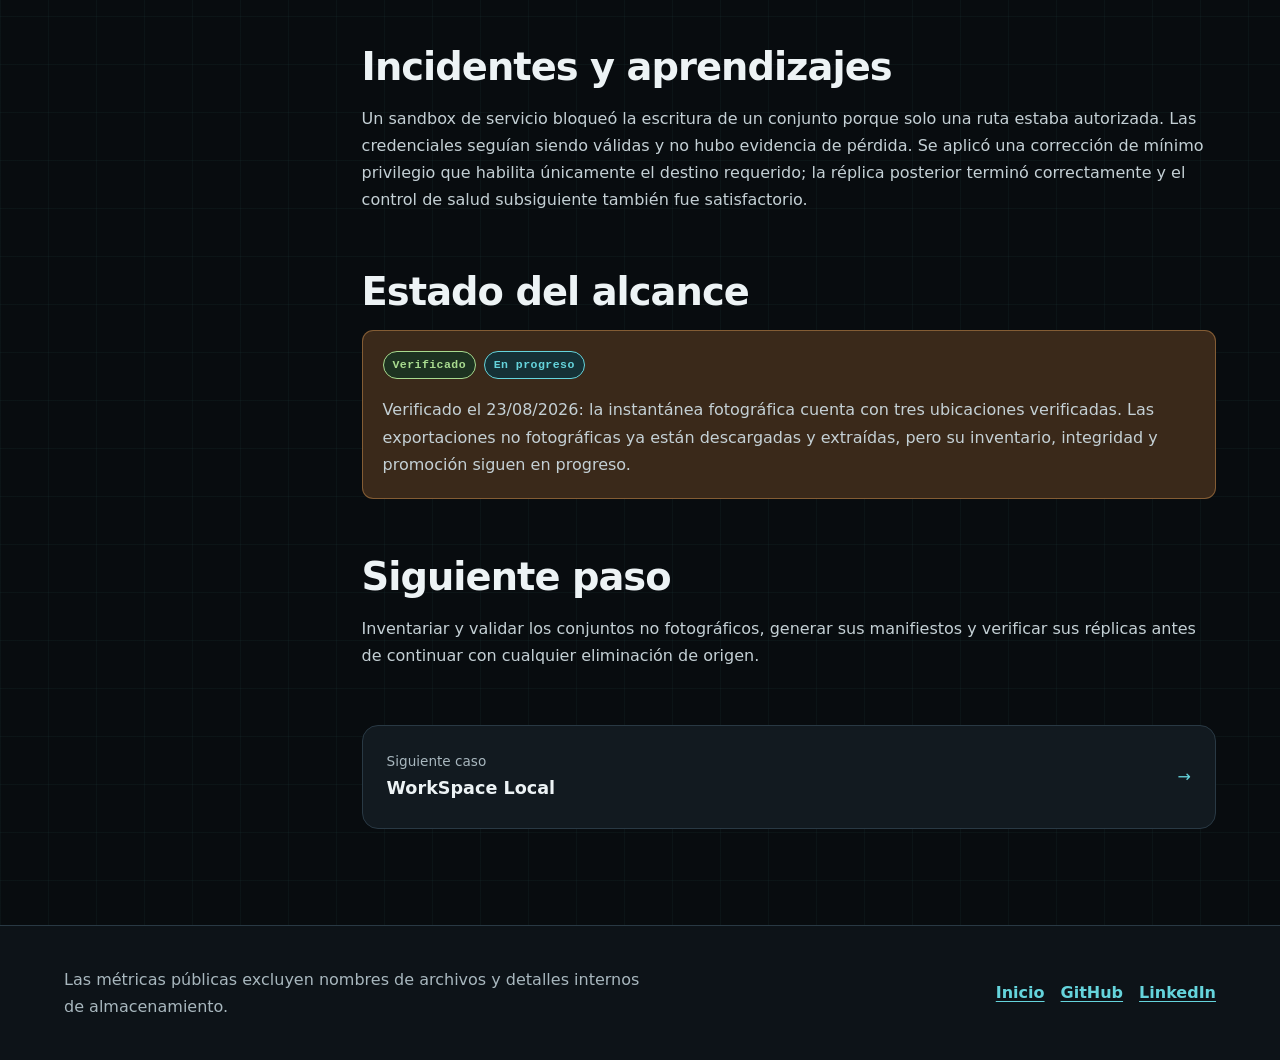
<file: casos/proteccion-datos.html>
<!doctype html>
<html lang="es">
<head>
  <meta charset="utf-8">
  <meta name="viewport" content="width=device-width, initial-scale=1">
  <meta http-equiv="Content-Security-Policy" content="default-src 'self'; base-uri 'none'; connect-src 'none'; font-src 'self'; form-action 'none'; frame-src 'none'; img-src 'self' data:; object-src 'none'; script-src 'self' 'unsafe-inline'; style-src 'self'">
  <meta name="referrer" content="strict-origin-when-cross-origin">
  <meta name="description" content="Caso de estudio sobre integridad, réplicas y aprendizaje operativo en protección de datos.">
  <link rel="canonical" href="https://ingseb.cloud/casos/proteccion-datos.html">
  <meta property="og:type" content="article">
  <meta property="og:title" content="Protección de datos e integridad — Caso de estudio">
  <meta property="og:description" content="Caso de estudio sobre integridad, réplicas y aprendizaje operativo en protección de datos.">
  <meta property="og:url" content="https://ingseb.cloud/casos/proteccion-datos.html">
  <meta property="og:image" content="https://ingseb.cloud/assets/social-proteccion-datos.png">
  <meta property="og:image:alt" content="Tarjeta del caso Protección de datos con un escudo conectado a tres copias independientes.">
  <meta name="twitter:card" content="summary_large_image">
  <meta name="twitter:title" content="Protección de datos e integridad — Caso de estudio">
  <meta name="twitter:description" content="Caso de estudio sobre integridad, réplicas y aprendizaje operativo en protección de datos.">
  <meta name="twitter:image" content="https://ingseb.cloud/assets/social-proteccion-datos.png">
  <meta name="twitter:image:alt" content="Tarjeta del caso Protección de datos con un escudo conectado a tres copias independientes.">
  <title>Protección de datos e integridad — Caso de estudio</title>
  <script type="application/ld+json">
    {"@context":"https://schema.org","@type":"Article","headline":"Protección de datos basada en integridad, no en suposiciones","description":"Caso de estudio sobre integridad, réplicas y aprendizaje operativo en protección de datos.","mainEntityOfPage":"https://ingseb.cloud/casos/proteccion-datos.html","image":"https://ingseb.cloud/assets/social-proteccion-datos.png","datePublished":"2026-08-23","dateModified":"2026-08-23","inLanguage":"es","author":{"@type":"Person","name":"Sebastián Rodríguez","url":"https://ingseb.cloud/perfil.html"}}
  </script>
  <link rel="icon" href="../assets/favicon.svg" type="image/svg+xml">
  <link rel="stylesheet" href="../assets/styles.css">
</head>
<body>
<a class="skip-link" href="#contenido">Saltar al contenido</a>
<header class="site-header">
  <div class="container header-inner">
    <a class="brand" href="../index.html">SR / Sistemas</a>
    <nav class="site-nav" aria-label="Navegación principal">
      <ul>
        <li>
          <a href="../index.html">Inicio</a>
        </li>
        <li>
          <a href="../perfil.html">Perfil</a>
        </li>
        <li>
          <a href="../index.html#casos">Casos</a>
        </li>
        <li>
          <a href="../index.html#contacto">Contacto</a>
        </li>
      </ul>
    </nav>
  </div>
</header>
<main id="contenido">
  <header class="case-hero">
    <div class="container">
      <p class="eyebrow">
        Caso · Datos y recuperación
      </p>
      <div class="status-row">
        <span class="chip progress">En progreso</span><span class="chip verified">Verificado</span>
      </div>
      <h1>
        Protección de datos basada en integridad, no en suposiciones
      </h1>
      <p class="lede">
        Diseñé un flujo de copia y verificación que distingue transporte, réplica y
          autoridad, con hashes criptográficos y operación de solo adición.
      </p>
      <dl class="case-meta">
        <div>
          <dt>
            Responsabilidad
          </dt>
          <dd>
            Estrategia de copia e integridad
          </dd>
        </div>
        <div>
          <dt>
            Evidencia
          </dt>
          <dd>
            6.570 archivos de datos
          </dd>
        </div>
        <div>
          <dt>
            Verificación
          </dt>
          <dd>
            Verificado el <time datetime="2026-08-23">23/08/2026</time>
          </dd>
        </div>
      </dl>
    </div>
  </header>
  <div class="container case-layout">
    <aside class="case-toc" aria-label="Contenido del caso">
      <p class="data-label">
        En este caso
      </p>
      <ol>
        <li>
          <a href="#resumen-ejecutivo">Resumen ejecutivo</a>
        </li>
        <li>
          <a href="#problema">Problema</a>
        </li>
        <li>
          <a href="#responsabilidad">Responsabilidad</a>
        </li>
        <li>
          <a href="#restricciones">Restricciones</a>
        </li>
        <li>
          <a href="#arquitectura">Arquitectura</a>
        </li>
        <li>
          <a href="#decisiones">Decisiones</a>
        </li>
        <li>
          <a href="#implementacion">Implementación</a>
        </li>
        <li>
          <a href="#verificacion">Verificación</a>
        </li>
        <li>
          <a href="#aprendizajes">Aprendizajes</a>
        </li>
        <li>
          <a href="#estado">Estado del alcance</a>
        </li>
        <li>
          <a href="#siguiente">Siguiente paso</a>
        </li>
      </ol>
    </aside>
    <article class="case-content" aria-label="Caso Protección de datos e integridad">
      <section class="executive-summary" id="resumen-ejecutivo">
        <h2>
          Resumen ejecutivo
        </h2>
        <dl>
          <div>
            <dt>
              Problema
            </dt>
            <dd>
              Preservar originales y metadatos sin confundir transferencia con integridad.
            </dd>
          </div>
          <div>
            <dt>
              Contribución
            </dt>
            <dd>
              Estrategia de copia aditiva, manifiestos SHA-256 y privilegios limitados.
            </dd>
          </div>
          <div>
            <dt>
              Resultado
            </dt>
            <dd>
              6.570 archivos, aproximadamente 36 GiB y tres ubicaciones verificadas.
            </dd>
          </div>
          <div>
            <dt>
              Alcance
            </dt>
            <dd>
              Instantánea fotográfica; otros conjuntos continúan en progreso.
            </dd>
          </div>
          <div>
            <dt>
              Verificación
            </dt>
            <dd>
              Verificado el <time datetime="2026-08-23">23/08/2026</time> mediante recuento e integridad de contenido.
            </dd>
          </div>
        </dl>
      </section>
      <section id="problema">
        <h2>
          Problema
        </h2>
        <p>
          Una migración personal necesitaba preservar originales y metadatos sin confundir
            una transferencia exitosa con integridad demostrada. Además, debía evitar que una
            sincronización o credencial excesiva pudiera propagar borrados.
        </p>
      </section>
      <section id="responsabilidad">
        <h2>
          Responsabilidad
        </h2>
        <p>
          Definí las ubicaciones, el método de copia, la evidencia de integridad, la
            política de privilegios y los criterios que deben cumplirse antes de retirar una fuente.
        </p>
      </section>
      <section id="restricciones">
        <h2>
          Restricciones
        </h2>
        <ul>
          <li>
            No usar sincronización destructiva para réplicas.
          </li>
          <li>
            No tratar ETags como prueba criptográfica definitiva.
          </li>
          <li>
            No borrar una fuente antes de dos ubicaciones verificadas.
          </li>
          <li>
            No conceder permisos de eliminación a escritores cotidianos.
          </li>
          <li>
            No publicar nombres de objetos, rutas, contenedores ni conjuntos de copias de seguridad.
          </li>
        </ul>
      </section>
      <section id="arquitectura">
        <h2>
          Arquitectura y enfoque
        </h2>
        <p>
          La fuente local, el almacenamiento externo y la réplica privada forman tres
            ubicaciones con roles distintos. Las copias usan semántica aditiva; los manifiestos
            SHA-256 y la descarga de verificación comparan contenido real. Las copias de memoria
            persistente se escriben sin sobrescribir conjuntos anteriores y validan su estructura
            antes y después de transferir.
        </p>
      </section>
      <section id="decisiones">
        <h2>
          Decisiones y compromisos
        </h2>
        <ul class="decision-list">
          <li>
            <strong>Copia en lugar de sincronización.</strong> Reduce el riesgo de
              borrado propagado, aunque requiere políticas explícitas de limpieza.
          </li>
          <li>
            <strong>SHA-256.</strong> Cuesta más E/S que comparar metadatos, pero prueba contenido.
          </li>
          <li>
            <strong>Privilegios separados.</strong> Limita el impacto de una credencial,
              a cambio de mayor disciplina operativa.
          </li>
          <li>
            <strong>Solo adición.</strong> Conserva historial recuperable y desplaza la
              retención a un proceso controlado.
          </li>
        </ul>
      </section>
      <section id="implementacion">
        <h2>
          Implementación
        </h2>
        <p>
          Se generaron manifiestos, se realizó una comprobación con descarga y se
            mantuvieron réplicas en tres ubicaciones. Tras una incidencia de credenciales, se
            rotaron y se restauró el mínimo privilegio. El flujo de copia incorpora validación de
            integridad y conserva conjuntos anteriores.
        </p>
      </section>
      <section id="verificacion">
        <h2>
          Verificación
        </h2>
        <div class="evidence">
          <div>
            <strong>Recuento</strong>6.570 archivos de datos coincidentes.
          </div>
          <div>
            <strong>Volumen</strong>Aproximadamente 36 GiB protegidos.
          </div>
          <div>
            <strong>Ubicaciones</strong>Tres copias verificadas para la instantánea.
          </div>
          <div>
            <strong>Copia de seguridad</strong>Escritura de solo adición con controles
              de integridad.
          </div>
        </div>
      </section>
      <section id="aprendizajes">
        <h2>
          Incidentes y aprendizajes
        </h2>
        <p>
          Un sandbox de servicio bloqueó la escritura de un conjunto porque solo una ruta
            estaba autorizada. Las credenciales seguían siendo válidas y no hubo evidencia de
            pérdida. Se aplicó una corrección de mínimo privilegio que habilita únicamente el
            destino requerido; la réplica posterior terminó correctamente y el control de salud
            subsiguiente también fue satisfactorio.
        </p>
      </section>
      <section id="estado">
        <h2>
          Estado del alcance
        </h2>
        <div class="callout">
          <div class="status-row">
            <span class="chip verified">Verificado</span><span class="chip progress">En
              progreso</span>
          </div>
          <p>
            Verificado el <time datetime="2026-08-23">23/08/2026</time>: la instantánea fotográfica cuenta con tres
              ubicaciones verificadas. Las exportaciones no fotográficas ya están descargadas y
              extraídas, pero su inventario, integridad y promoción siguen en progreso.
          </p>
        </div>
      </section>
      <section id="siguiente">
        <h2>
          Siguiente paso
        </h2>
        <p>
          Inventariar y validar los conjuntos no fotográficos, generar sus manifiestos y
            verificar sus réplicas antes de continuar con cualquier eliminación de origen.
        </p>
      </section>
      <a class="next-case" href="workspace-local.html"><span>Siguiente caso<strong>WorkSpace
        Local</strong></span><span aria-hidden="true">→</span></a>
    </article>
  </div>
</main>
<footer class="site-footer">
  <div class="container footer-inner">
    <p>
      Las métricas públicas excluyen nombres de archivos y detalles internos de almacenamiento.
    </p>
    <div class="footer-links">

        <a href="../index.html">Inicio</a><a href="https://github.com/sebasnano">GitHub</a><a href="https://www.linkedin.com/in/sebasti%C3%A1n-rodr%C3%ADguez-parra/" aria-label="Perfil de Sebastián Rodríguez en LinkedIn">LinkedIn</a>
    </div>
  </div>
</footer>
</body>
</html>
</file>
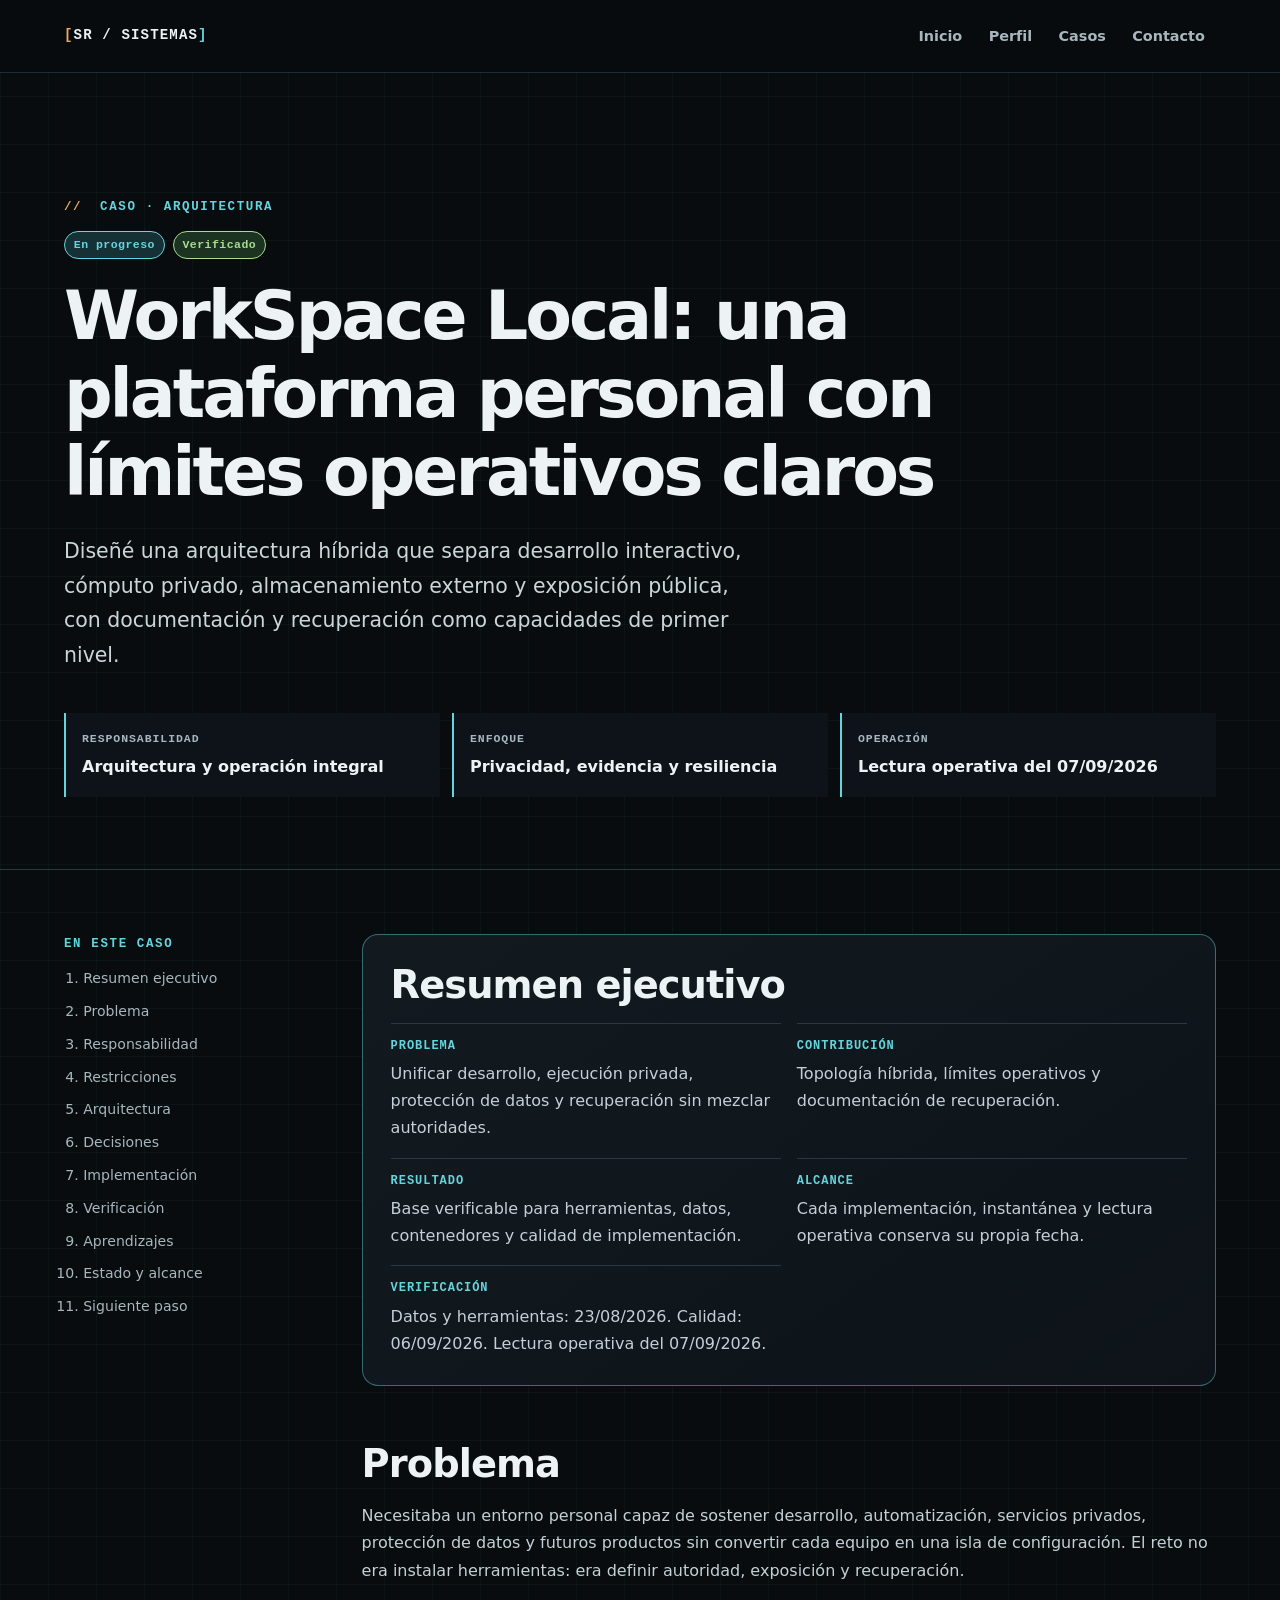
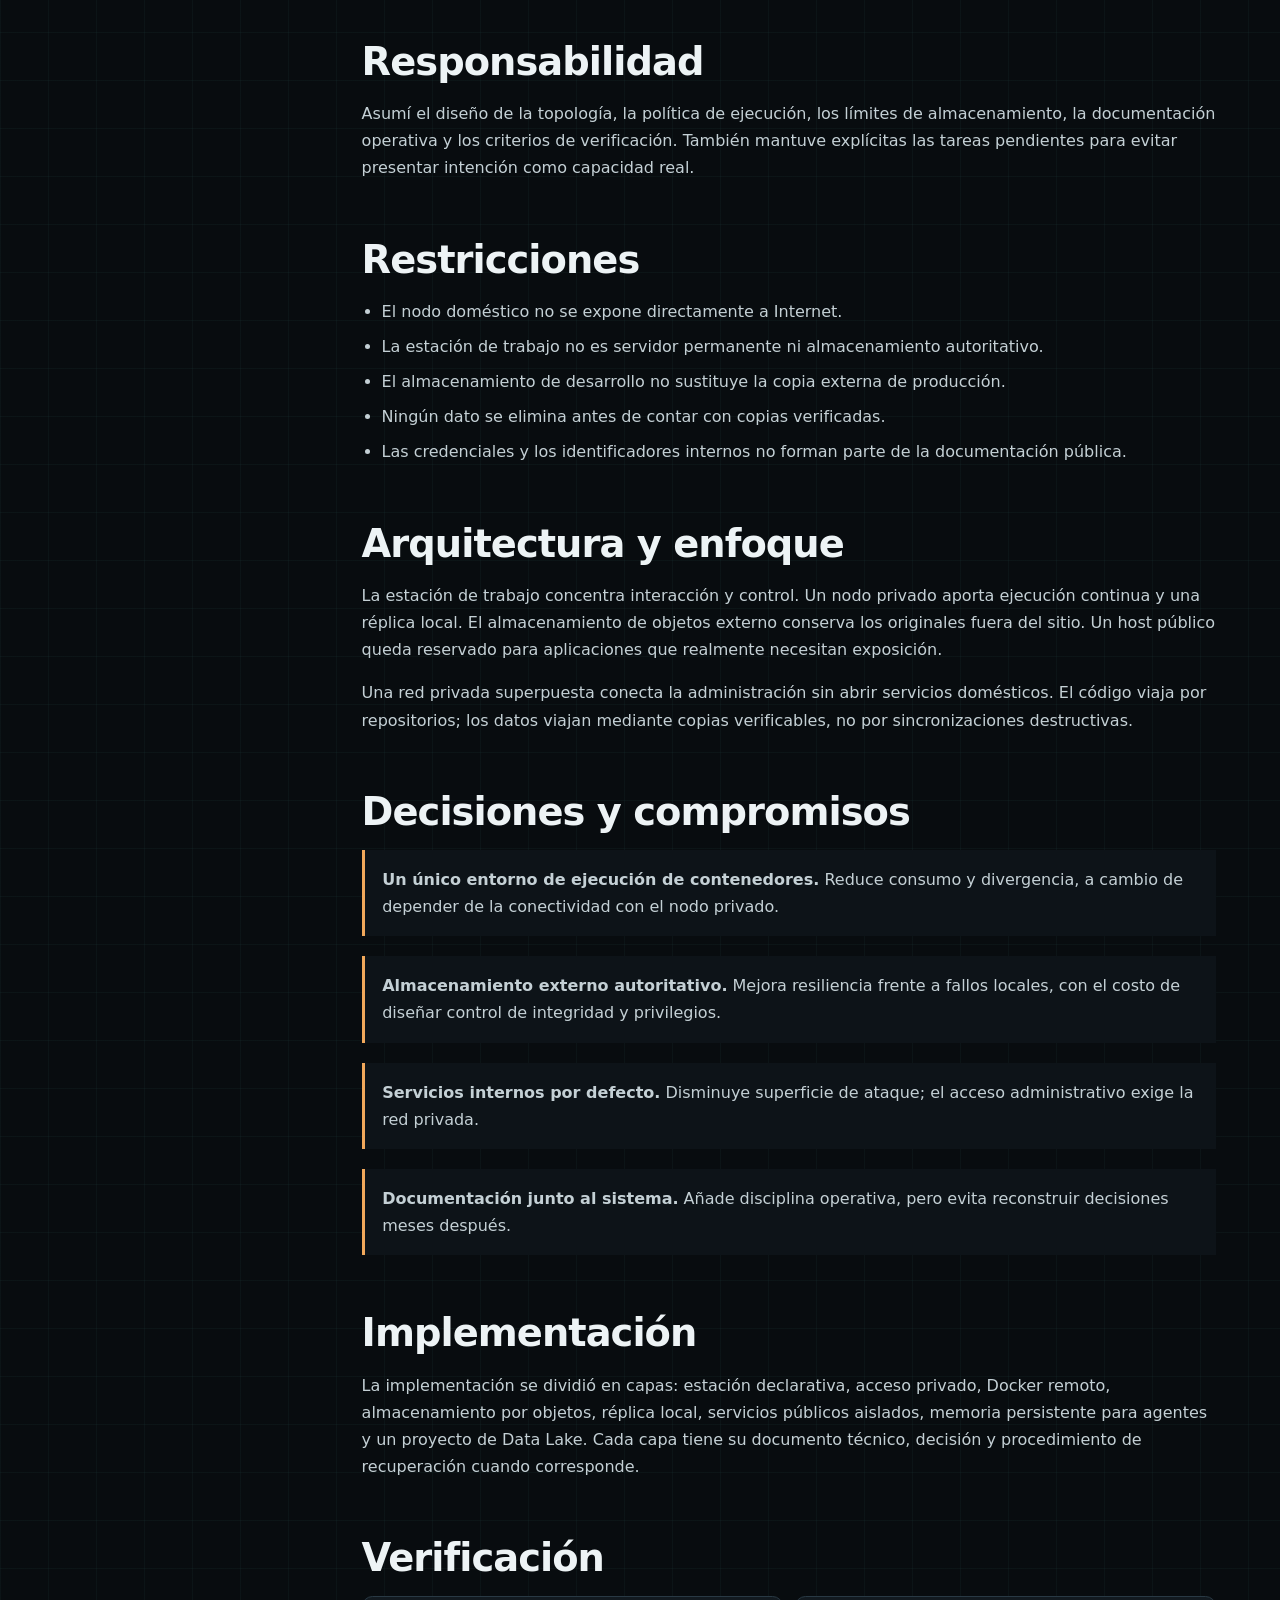
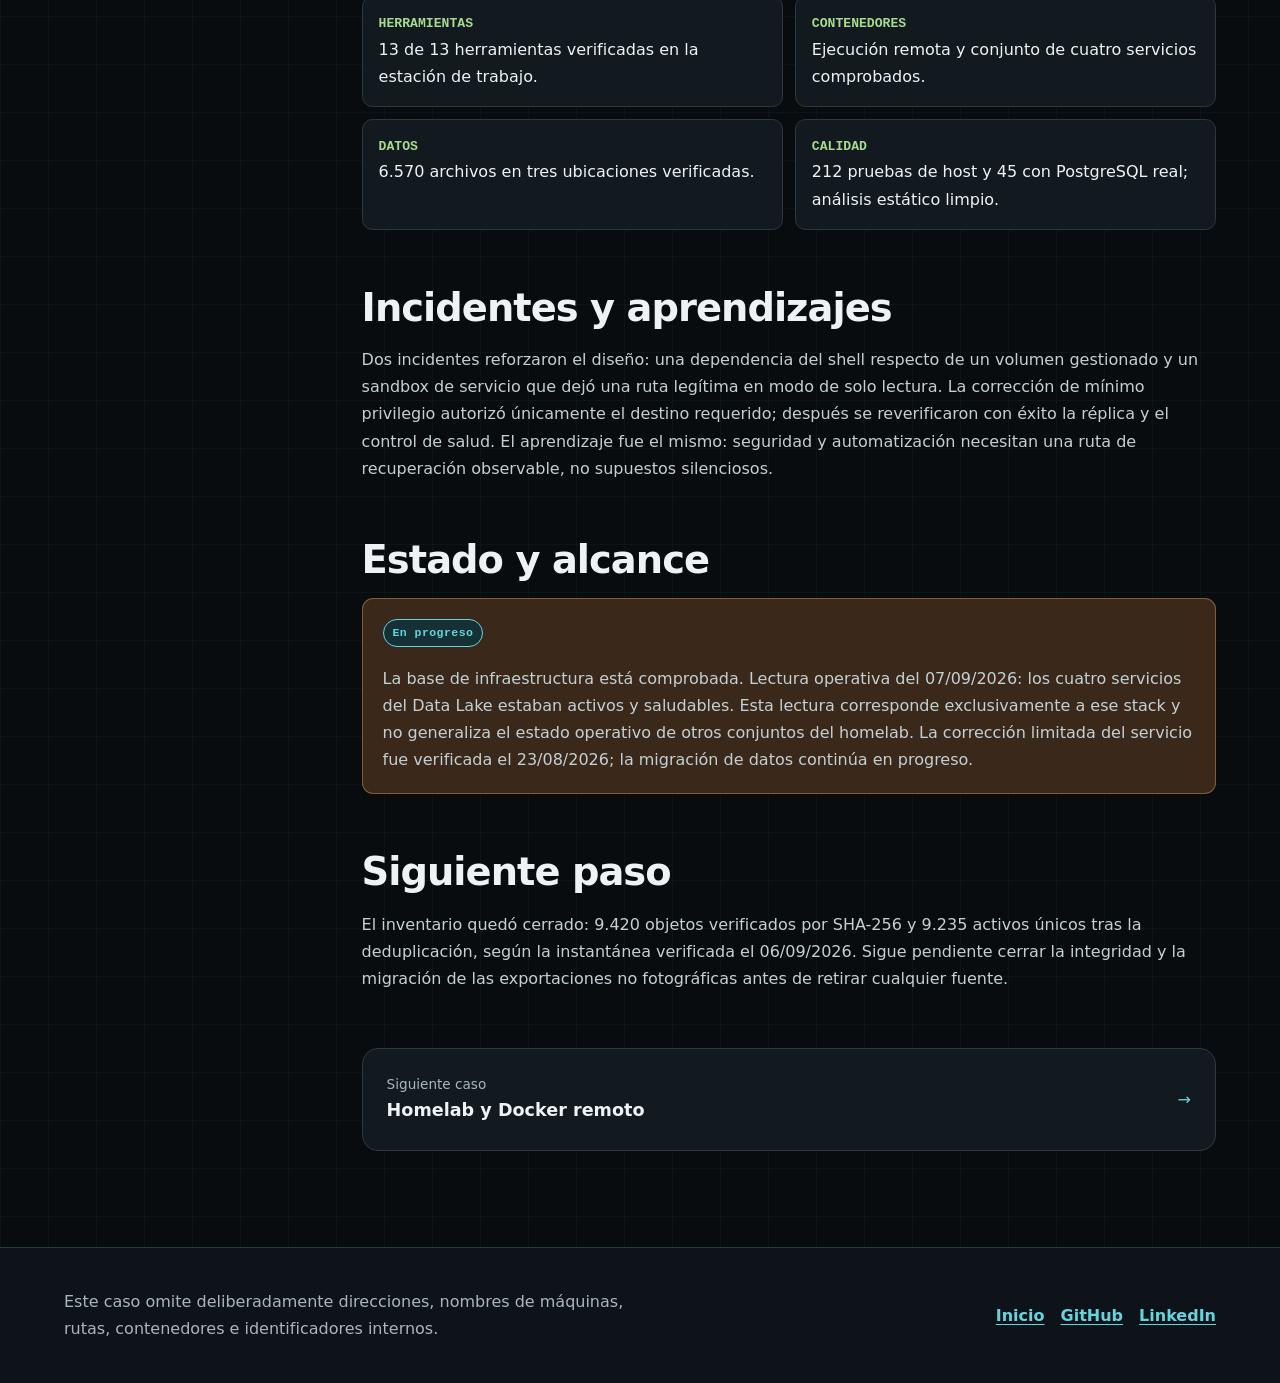
<file: casos/workspace-local.html>
<!doctype html>
<html lang="es">
<head>
  <meta charset="utf-8">
  <meta name="viewport" content="width=device-width, initial-scale=1">
  <meta http-equiv="Content-Security-Policy" content="default-src 'self'; base-uri 'none'; connect-src 'none'; font-src 'self'; form-action 'none'; frame-src 'none'; img-src 'self' data:; object-src 'none'; script-src 'self' 'unsafe-inline'; style-src 'self'">
  <meta name="referrer" content="strict-origin-when-cross-origin">
  <meta name="description" content="Caso de estudio sobre WorkSpace Local, una arquitectura híbrida privada y verificable.">
  <link rel="canonical" href="https://ingseb.cloud/casos/workspace-local.html">
  <meta property="og:type" content="article">
  <meta property="og:title" content="WorkSpace Local — Caso de estudio">
  <meta property="og:description" content="Caso de estudio sobre WorkSpace Local, una arquitectura híbrida privada y verificable.">
  <meta property="og:url" content="https://ingseb.cloud/casos/workspace-local.html">
  <meta property="og:image" content="https://ingseb.cloud/assets/social-workspace-local.png">
  <meta property="og:image:alt" content="Tarjeta del caso WorkSpace Local con cuatro nodos técnicos conectados en una topología privada.">
  <meta name="twitter:card" content="summary_large_image">
  <meta name="twitter:title" content="WorkSpace Local — Caso de estudio">
  <meta name="twitter:description" content="Caso de estudio sobre WorkSpace Local, una arquitectura híbrida privada y verificable.">
  <meta name="twitter:image" content="https://ingseb.cloud/assets/social-workspace-local.png">
  <meta name="twitter:image:alt" content="Tarjeta del caso WorkSpace Local con cuatro nodos técnicos conectados en una topología privada.">
  <title>WorkSpace Local — Caso de estudio</title>
  <script type="application/ld+json">
    {"@context":"https://schema.org","@type":"Article","headline":"WorkSpace Local: una plataforma personal con límites operativos claros","description":"Caso de estudio sobre WorkSpace Local, una arquitectura híbrida privada y verificable.","mainEntityOfPage":"https://ingseb.cloud/casos/workspace-local.html","image":"https://ingseb.cloud/assets/social-workspace-local.png","datePublished":"2026-08-23","dateModified":"2026-09-07","inLanguage":"es","author":{"@type":"Person","name":"Sebastián Rodríguez","url":"https://ingseb.cloud/perfil.html"}}
  </script>
  <link rel="icon" href="../assets/favicon.svg" type="image/svg+xml">
  <link rel="stylesheet" href="../assets/styles.css">
</head>
<body>
<a class="skip-link" href="#contenido">Saltar al contenido</a>
<header class="site-header">
  <div class="container header-inner">
    <a class="brand" href="../index.html">SR / Sistemas</a>
    <nav class="site-nav" aria-label="Navegación principal">
      <ul>
        <li>
          <a href="../index.html">Inicio</a>
        </li>
        <li>
          <a href="../perfil.html">Perfil</a>
        </li>
        <li>
          <a href="../index.html#casos">Casos</a>
        </li>
        <li>
          <a href="../index.html#contacto">Contacto</a>
        </li>
      </ul>
    </nav>
  </div>
</header>
<main id="contenido">
  <header class="case-hero">
    <div class="container">
      <p class="eyebrow">
        Caso · Arquitectura
      </p>
      <div class="status-row">
        <span class="chip progress">En progreso</span><span class="chip verified">Verificado</span>
      </div>
      <h1>
        WorkSpace Local: una plataforma personal con límites operativos claros
      </h1>
      <p class="lede">
        Diseñé una arquitectura híbrida que separa desarrollo interactivo, cómputo privado,
          almacenamiento externo y exposición pública, con documentación y recuperación como
          capacidades de primer nivel.
      </p>
      <dl class="case-meta">
        <div>
          <dt>
            Responsabilidad
          </dt>
          <dd>
            Arquitectura y operación integral
          </dd>
        </div>
        <div>
          <dt>
            Enfoque
          </dt>
          <dd>
            Privacidad, evidencia y resiliencia
          </dd>
        </div>
        <div>
          <dt>
            Operación
          </dt>
          <dd>
            Lectura operativa del <time datetime="2026-09-07">07/09/2026</time>
          </dd>
        </div>
      </dl>
    </div>
  </header>
  <div class="container case-layout">
    <aside class="case-toc" aria-label="Contenido del caso">
      <p class="data-label">
        En este caso
      </p>
      <ol>
        <li>
          <a href="#resumen-ejecutivo">Resumen ejecutivo</a>
        </li>
        <li>
          <a href="#problema">Problema</a>
        </li>
        <li>
          <a href="#responsabilidad">Responsabilidad</a>
        </li>
        <li>
          <a href="#restricciones">Restricciones</a>
        </li>
        <li>
          <a href="#arquitectura">Arquitectura</a>
        </li>
        <li>
          <a href="#decisiones">Decisiones</a>
        </li>
        <li>
          <a href="#implementacion">Implementación</a>
        </li>
        <li>
          <a href="#verificacion">Verificación</a>
        </li>
        <li>
          <a href="#aprendizajes">Aprendizajes</a>
        </li>
        <li>
          <a href="#estado">Estado y alcance</a>
        </li>
        <li>
          <a href="#siguiente">Siguiente paso</a>
        </li>
      </ol>
    </aside>
    <article class="case-content" aria-label="Caso WorkSpace Local">
      <section class="executive-summary" id="resumen-ejecutivo">
        <h2>
          Resumen ejecutivo
        </h2>
        <dl>
          <div>
            <dt>
              Problema
            </dt>
            <dd>
              Unificar desarrollo, ejecución privada, protección de datos y
                recuperación sin mezclar autoridades.
            </dd>
          </div>
          <div>
            <dt>
              Contribución
            </dt>
            <dd>
              Topología híbrida, límites operativos y documentación de recuperación.
            </dd>
          </div>
          <div>
            <dt>
              Resultado
            </dt>
            <dd>
              Base verificable para herramientas, datos, contenedores y calidad de implementación.
            </dd>
          </div>
          <div>
            <dt>
              Alcance
            </dt>
            <dd>
              Cada implementación, instantánea y lectura operativa conserva su propia fecha.
            </dd>
          </div>
          <div>
            <dt>
              Verificación
            </dt>
            <dd>
              Datos y herramientas: <time datetime="2026-08-23">23/08/2026</time>. Calidad: <time datetime="2026-09-06">06/09/2026</time>. Lectura operativa
                del <time datetime="2026-09-07">07/09/2026</time>.
            </dd>
          </div>
        </dl>
      </section>
      <section id="problema">
        <h2>
          Problema
        </h2>
        <p>
          Necesitaba un entorno personal capaz de sostener desarrollo, automatización,
            servicios privados, protección de datos y futuros productos sin convertir cada equipo en
            una isla de configuración. El reto no era instalar herramientas: era definir autoridad,
            exposición y recuperación.
        </p>
      </section>
      <section id="responsabilidad">
        <h2>
          Responsabilidad
        </h2>
        <p>
          Asumí el diseño de la topología, la política de ejecución, los límites de
            almacenamiento, la documentación operativa y los criterios de verificación. También
            mantuve explícitas las tareas pendientes para evitar presentar intención como capacidad
            real.
        </p>
      </section>
      <section id="restricciones">
        <h2>
          Restricciones
        </h2>
        <ul>
          <li>
            El nodo doméstico no se expone directamente a Internet.
          </li>
          <li>
            La estación de trabajo no es servidor permanente ni almacenamiento autoritativo.
          </li>
          <li>
            El almacenamiento de desarrollo no sustituye la copia externa de producción.
          </li>
          <li>
            Ningún dato se elimina antes de contar con copias verificadas.
          </li>
          <li>
            Las credenciales y los identificadores internos no forman parte de la
              documentación pública.
          </li>
        </ul>
      </section>
      <section id="arquitectura">
        <h2>
          Arquitectura y enfoque
        </h2>
        <p>
          La estación de trabajo concentra interacción y control. Un nodo privado aporta
            ejecución continua y una réplica local. El almacenamiento de objetos externo conserva
            los originales fuera del sitio. Un host público queda reservado para aplicaciones que
            realmente necesitan exposición.
        </p>
        <p>
          Una red privada superpuesta conecta la administración sin abrir servicios
            domésticos. El código viaja por repositorios; los datos viajan mediante copias
            verificables, no por sincronizaciones destructivas.
        </p>
      </section>
      <section id="decisiones">
        <h2>
          Decisiones y compromisos
        </h2>
        <ul class="decision-list">
          <li>
            <strong>Un único entorno de ejecución de contenedores.</strong> Reduce
              consumo y divergencia, a cambio de depender de la conectividad con el nodo privado.
          </li>
          <li>
            <strong>Almacenamiento externo autoritativo.</strong> Mejora resiliencia
              frente a fallos locales, con el costo de diseñar control de integridad y privilegios.
          </li>
          <li>
            <strong>Servicios internos por defecto.</strong> Disminuye superficie de
              ataque; el acceso administrativo exige la red privada.
          </li>
          <li>
            <strong>Documentación junto al sistema.</strong> Añade disciplina operativa,
              pero evita reconstruir decisiones meses después.
          </li>
        </ul>
      </section>
      <section id="implementacion">
        <h2>
          Implementación
        </h2>
        <p>
          La implementación se dividió en capas: estación declarativa, acceso privado,
            Docker remoto, almacenamiento por objetos, réplica local, servicios públicos aislados,
            memoria persistente para agentes y un proyecto de Data Lake. Cada capa tiene su
            documento técnico, decisión y procedimiento de recuperación cuando corresponde.
        </p>
      </section>
      <section id="verificacion">
        <h2>
          Verificación
        </h2>
        <div class="evidence">
          <div>
            <strong>Herramientas</strong>13 de 13 herramientas verificadas en la
              estación de trabajo.
          </div>
          <div>
            <strong>Contenedores</strong>Ejecución remota y conjunto de cuatro servicios
              comprobados.
          </div>
          <div>
            <strong>Datos</strong>6.570 archivos en tres ubicaciones verificadas.
          </div>
          <div>
            <strong>Calidad</strong>212 pruebas de host y 45 con PostgreSQL real;
              análisis estático limpio.
          </div>
        </div>
      </section>
      <section id="aprendizajes">
        <h2>
          Incidentes y aprendizajes
        </h2>
        <p>
          Dos incidentes reforzaron el diseño: una dependencia del shell respecto de un
            volumen gestionado y un sandbox de servicio que dejó una ruta legítima en modo de solo
            lectura. La corrección de mínimo privilegio autorizó únicamente el destino requerido;
            después se reverificaron con éxito la réplica y el control de salud. El aprendizaje fue
            el mismo: seguridad y automatización necesitan una ruta de recuperación observable, no
            supuestos silenciosos.
        </p>
      </section>
      <section id="estado">
        <h2>
          Estado y alcance
        </h2>
        <div class="callout">
          <div class="status-row">
            <span class="chip progress">En progreso</span>
          </div>
          <p>
            La base de infraestructura está comprobada. Lectura operativa del
              <time datetime="2026-09-07">07/09/2026</time>: los cuatro servicios del Data Lake estaban activos y saludables. Esta
              lectura corresponde exclusivamente a ese stack y no generaliza el estado operativo de
              otros conjuntos del homelab. La corrección limitada del servicio fue verificada el
              <time datetime="2026-08-23">23/08/2026</time>; la migración de datos continúa en progreso.
          </p>
        </div>
      </section>
      <section id="siguiente">
        <h2>
          Siguiente paso
        </h2>
        <p>
          El inventario quedó cerrado: 9.420 objetos verificados por SHA-256 y 9.235
            activos únicos tras la deduplicación, según la instantánea verificada el <time datetime="2026-09-06">06/09/2026</time>.
            Sigue pendiente cerrar la integridad y la migración de las exportaciones no fotográficas
            antes de retirar cualquier fuente.
        </p>
      </section>
      <a class="next-case" href="homelab-docker.html"><span>Siguiente caso<strong>Homelab y
        Docker remoto</strong></span><span aria-hidden="true">→</span></a>
    </article>
  </div>
</main>
<footer class="site-footer">
  <div class="container footer-inner">
    <p>
      Este caso omite deliberadamente direcciones, nombres de máquinas, rutas, contenedores e
        identificadores internos.
    </p>
    <div class="footer-links">

        <a href="../index.html">Inicio</a><a href="https://github.com/sebasnano">GitHub</a><a href="https://www.linkedin.com/in/sebasti%C3%A1n-rodr%C3%ADguez-parra/" aria-label="Perfil de Sebastián Rodríguez en LinkedIn">LinkedIn</a>
    </div>
  </div>
</footer>
</body>
</html>
</file>
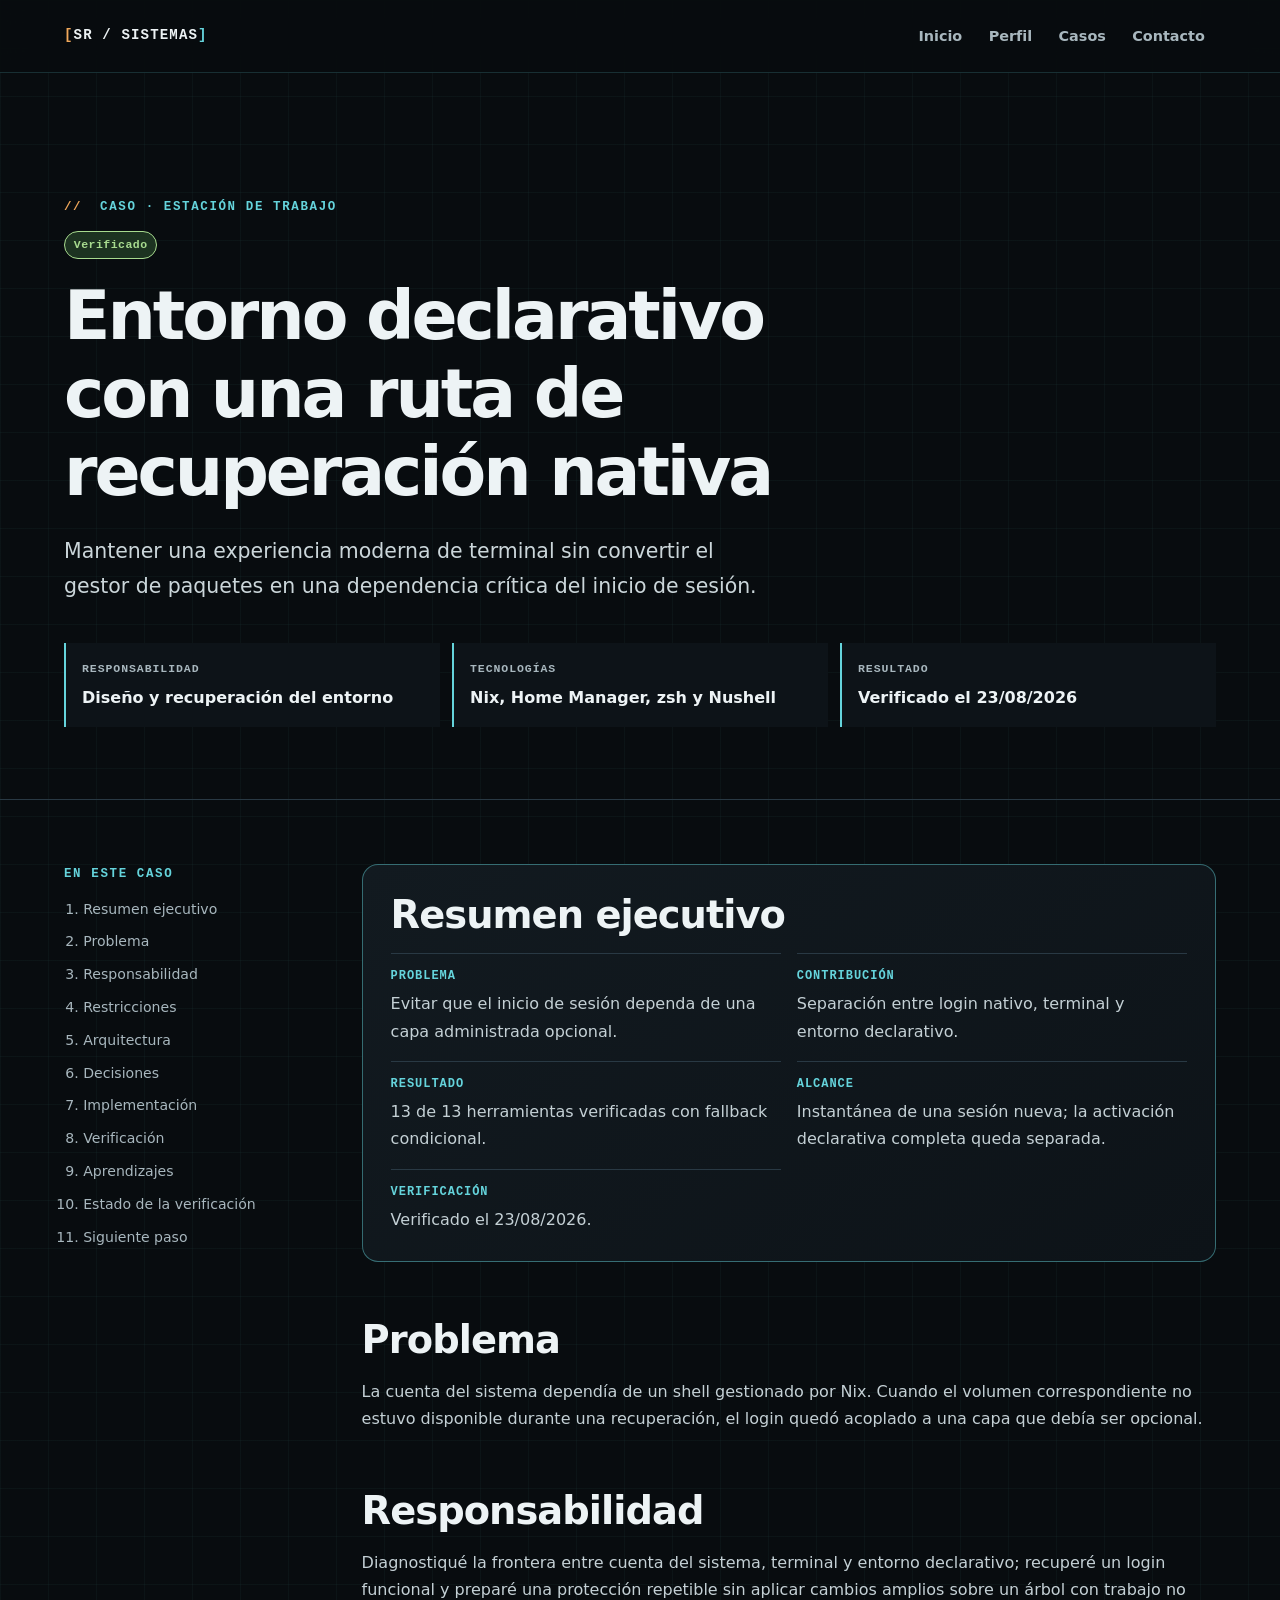
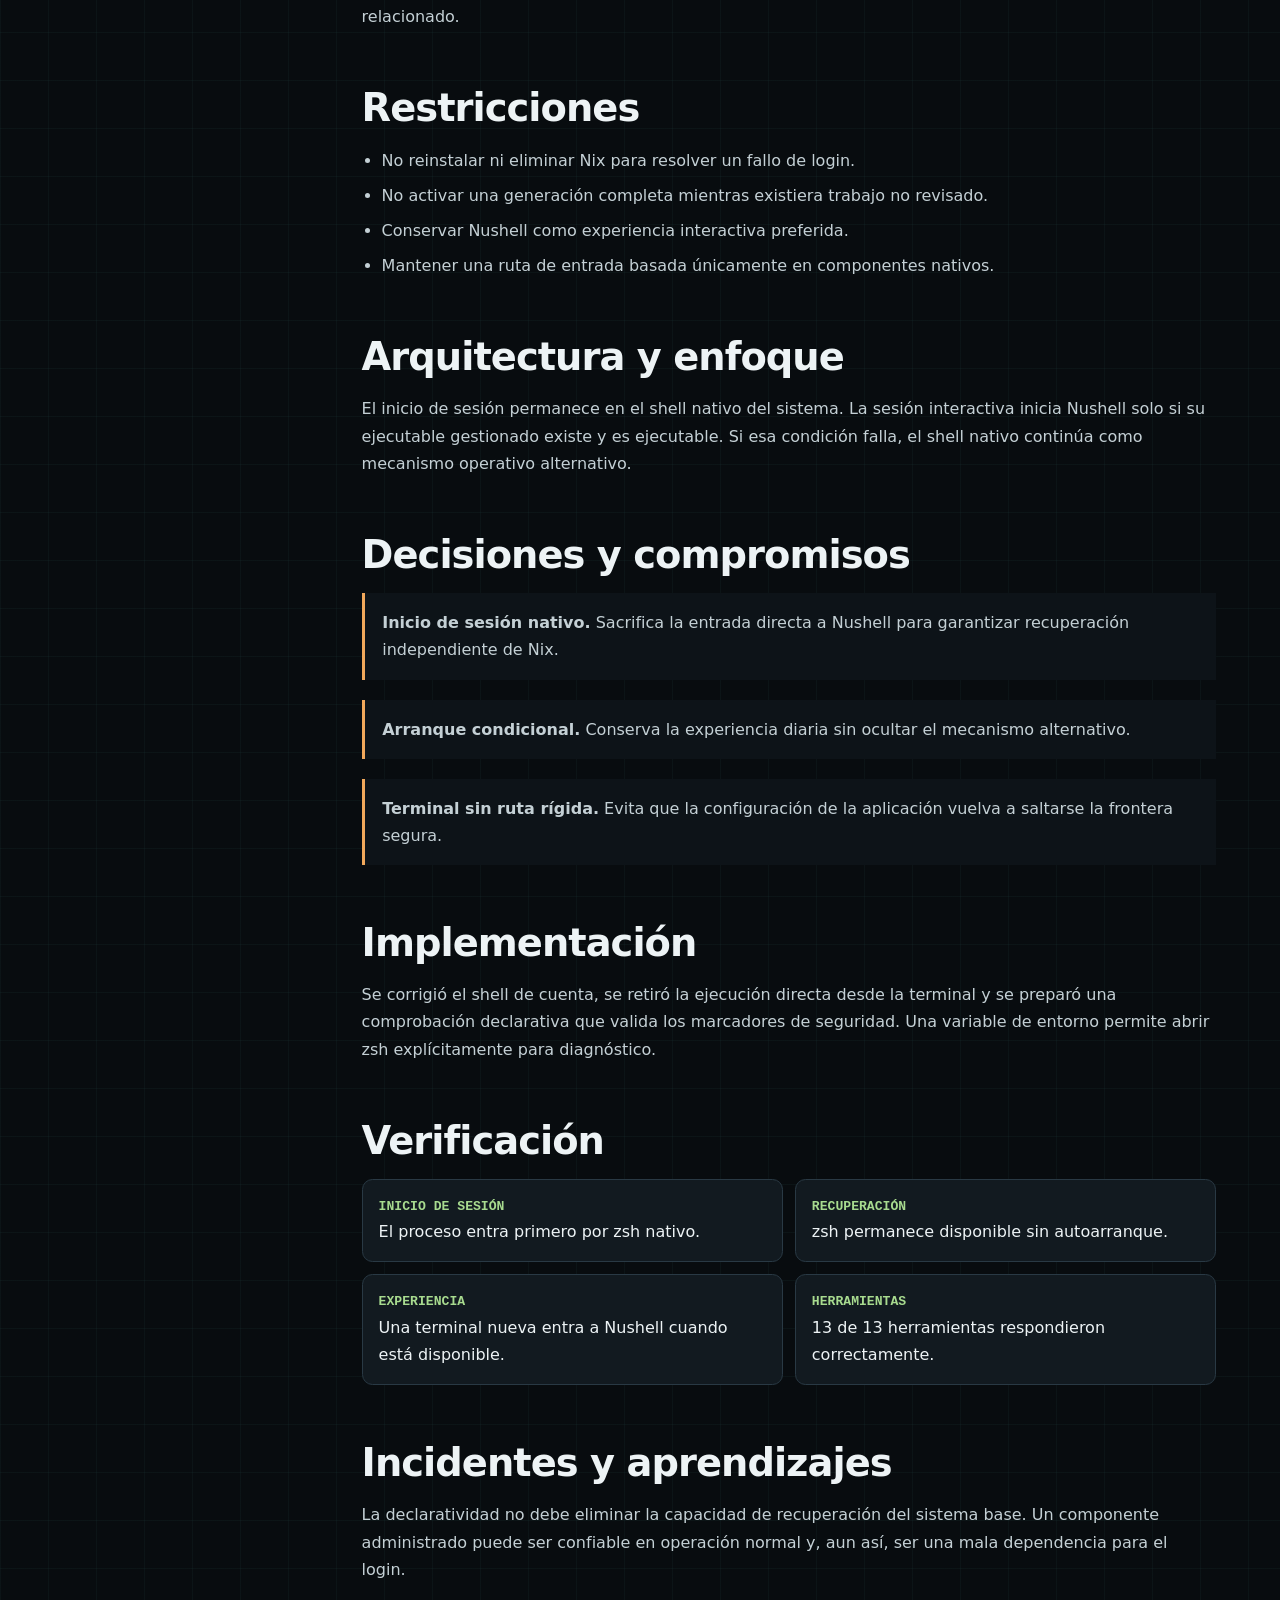
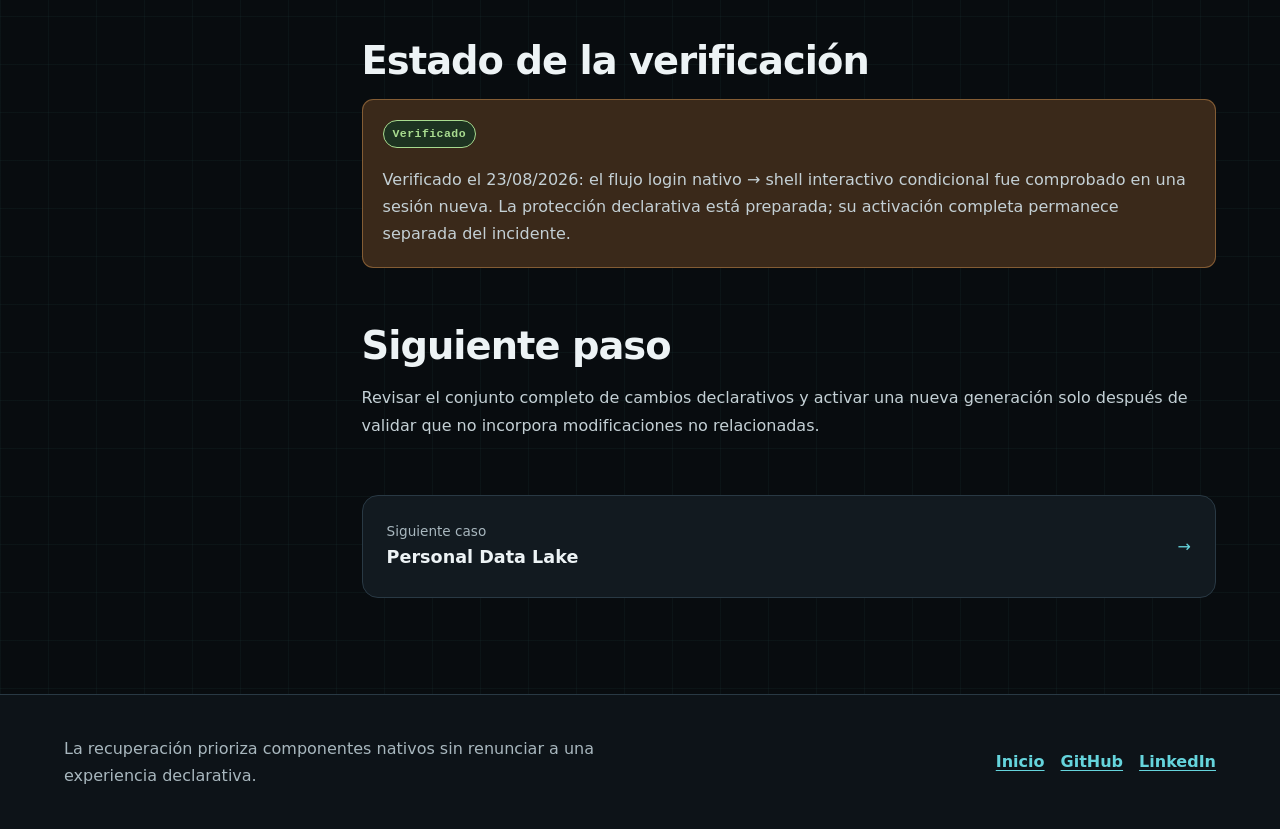
<file: casos/workstation-mac.html>
<!doctype html>
<html lang="es">
<head>
  <meta charset="utf-8">
  <meta name="viewport" content="width=device-width, initial-scale=1">
  <meta http-equiv="Content-Security-Policy" content="default-src 'self'; base-uri 'none'; connect-src 'none'; font-src 'self'; form-action 'none'; frame-src 'none'; img-src 'self' data:; object-src 'none'; script-src 'self' 'unsafe-inline'; style-src 'self'">
  <meta name="referrer" content="strict-origin-when-cross-origin">
  <meta name="description" content="Caso de estudio sobre una estación macOS declarativa con recuperación segura del shell.">
  <link rel="canonical" href="https://ingseb.cloud/casos/workstation-mac.html">
  <meta property="og:type" content="article">
  <meta property="og:title" content="Estación de trabajo declarativa — Caso de estudio">
  <meta property="og:description" content="Caso de estudio sobre una estación macOS declarativa con recuperación segura del shell.">
  <meta property="og:url" content="https://ingseb.cloud/casos/workstation-mac.html">
  <meta property="og:image" content="https://ingseb.cloud/assets/social-workstation-mac.png">
  <meta property="og:image:alt" content="Tarjeta del caso Estación de trabajo declarativa con configuración, terminal y controles verificados.">
  <meta name="twitter:card" content="summary_large_image">
  <meta name="twitter:title" content="Estación de trabajo declarativa — Caso de estudio">
  <meta name="twitter:description" content="Caso de estudio sobre una estación macOS declarativa con recuperación segura del shell.">
  <meta name="twitter:image" content="https://ingseb.cloud/assets/social-workstation-mac.png">
  <meta name="twitter:image:alt" content="Tarjeta del caso Estación de trabajo declarativa con configuración, terminal y controles verificados.">
  <title>Estación de trabajo declarativa — Caso de estudio</title>
  <script type="application/ld+json">
    {"@context":"https://schema.org","@type":"Article","headline":"Entorno declarativo con una ruta de recuperación nativa","description":"Caso de estudio sobre una estación macOS declarativa con recuperación segura del shell.","mainEntityOfPage":"https://ingseb.cloud/casos/workstation-mac.html","image":"https://ingseb.cloud/assets/social-workstation-mac.png","datePublished":"2026-08-23","dateModified":"2026-08-23","inLanguage":"es","author":{"@type":"Person","name":"Sebastián Rodríguez","url":"https://ingseb.cloud/perfil.html"}}
  </script>
  <link rel="icon" href="../assets/favicon.svg" type="image/svg+xml">
  <link rel="stylesheet" href="../assets/styles.css">
</head>
<body>
<a class="skip-link" href="#contenido">Saltar al contenido</a>
<header class="site-header">
  <div class="container header-inner">
    <a class="brand" href="../index.html">SR / Sistemas</a>
    <nav class="site-nav" aria-label="Navegación principal">
      <ul>
        <li>
          <a href="../index.html">Inicio</a>
        </li>
        <li>
          <a href="../perfil.html">Perfil</a>
        </li>
        <li>
          <a href="../index.html#casos">Casos</a>
        </li>
        <li>
          <a href="../index.html#contacto">Contacto</a>
        </li>
      </ul>
    </nav>
  </div>
</header>
<main id="contenido">
  <header class="case-hero">
    <div class="container">
      <p class="eyebrow">
        Caso · Estación de trabajo
      </p>
      <div class="status-row">
        <span class="chip verified">Verificado</span>
      </div>
      <h1>
        Entorno declarativo con una ruta de recuperación nativa
      </h1>
      <p class="lede">
        Mantener una experiencia moderna de terminal sin convertir el gestor de paquetes en
          una dependencia crítica del inicio de sesión.
      </p>
      <dl class="case-meta">
        <div>
          <dt>
            Responsabilidad
          </dt>
          <dd>
            Diseño y recuperación del entorno
          </dd>
        </div>
        <div>
          <dt>
            Tecnologías
          </dt>
          <dd>
            Nix, Home Manager, zsh y Nushell
          </dd>
        </div>
        <div>
          <dt>
            Resultado
          </dt>
          <dd>
            Verificado el <time datetime="2026-08-23">23/08/2026</time>
          </dd>
        </div>
      </dl>
    </div>
  </header>
  <div class="container case-layout">
    <aside class="case-toc" aria-label="Contenido del caso">
      <p class="data-label">
        En este caso
      </p>
      <ol>
        <li>
          <a href="#resumen-ejecutivo">Resumen ejecutivo</a>
        </li>
        <li>
          <a href="#problema">Problema</a>
        </li>
        <li>
          <a href="#responsabilidad">Responsabilidad</a>
        </li>
        <li>
          <a href="#restricciones">Restricciones</a>
        </li>
        <li>
          <a href="#arquitectura">Arquitectura</a>
        </li>
        <li>
          <a href="#decisiones">Decisiones</a>
        </li>
        <li>
          <a href="#implementacion">Implementación</a>
        </li>
        <li>
          <a href="#verificacion">Verificación</a>
        </li>
        <li>
          <a href="#aprendizajes">Aprendizajes</a>
        </li>
        <li>
          <a href="#estado">Estado de la verificación</a>
        </li>
        <li>
          <a href="#siguiente">Siguiente paso</a>
        </li>
      </ol>
    </aside>
    <article class="case-content" aria-label="Caso Estación de trabajo declarativa">
      <section class="executive-summary" id="resumen-ejecutivo">
        <h2>
          Resumen ejecutivo
        </h2>
        <dl>
          <div>
            <dt>
              Problema
            </dt>
            <dd>
              Evitar que el inicio de sesión dependa de una capa administrada opcional.
            </dd>
          </div>
          <div>
            <dt>
              Contribución
            </dt>
            <dd>
              Separación entre login nativo, terminal y entorno declarativo.
            </dd>
          </div>
          <div>
            <dt>
              Resultado
            </dt>
            <dd>
              13 de 13 herramientas verificadas con fallback condicional.
            </dd>
          </div>
          <div>
            <dt>
              Alcance
            </dt>
            <dd>
              Instantánea de una sesión nueva; la activación declarativa completa queda separada.
            </dd>
          </div>
          <div>
            <dt>
              Verificación
            </dt>
            <dd>
              Verificado el <time datetime="2026-08-23">23/08/2026</time>.
            </dd>
          </div>
        </dl>
      </section>
      <section id="problema">
        <h2>
          Problema
        </h2>
        <p>
          La cuenta del sistema dependía de un shell gestionado por Nix. Cuando el volumen
            correspondiente no estuvo disponible durante una recuperación, el login quedó acoplado a
            una capa que debía ser opcional.
        </p>
      </section>
      <section id="responsabilidad">
        <h2>
          Responsabilidad
        </h2>
        <p>
          Diagnostiqué la frontera entre cuenta del sistema, terminal y entorno
            declarativo; recuperé un login funcional y preparé una protección repetible sin aplicar
            cambios amplios sobre un árbol con trabajo no relacionado.
        </p>
      </section>
      <section id="restricciones">
        <h2>
          Restricciones
        </h2>
        <ul>
          <li>
            No reinstalar ni eliminar Nix para resolver un fallo de login.
          </li>
          <li>
            No activar una generación completa mientras existiera trabajo no revisado.
          </li>
          <li>
            Conservar Nushell como experiencia interactiva preferida.
          </li>
          <li>
            Mantener una ruta de entrada basada únicamente en componentes nativos.
          </li>
        </ul>
      </section>
      <section id="arquitectura">
        <h2>
          Arquitectura y enfoque
        </h2>
        <p>
          El inicio de sesión permanece en el shell nativo del sistema. La sesión
            interactiva inicia Nushell solo si su ejecutable gestionado existe y es ejecutable. Si
            esa condición falla, el shell nativo continúa como mecanismo operativo alternativo.
        </p>
      </section>
      <section id="decisiones">
        <h2>
          Decisiones y compromisos
        </h2>
        <ul class="decision-list">
          <li>
            <strong>Inicio de sesión nativo.</strong> Sacrifica la entrada directa a
              Nushell para garantizar recuperación independiente de Nix.
          </li>
          <li>
            <strong>Arranque condicional.</strong> Conserva la experiencia diaria sin
              ocultar el mecanismo alternativo.
          </li>
          <li>
            <strong>Terminal sin ruta rígida.</strong> Evita que la configuración de la
              aplicación vuelva a saltarse la frontera segura.
          </li>
        </ul>
      </section>
      <section id="implementacion">
        <h2>
          Implementación
        </h2>
        <p>
          Se corrigió el shell de cuenta, se retiró la ejecución directa desde la terminal
            y se preparó una comprobación declarativa que valida los marcadores de seguridad. Una
            variable de entorno permite abrir zsh explícitamente para diagnóstico.
        </p>
      </section>
      <section id="verificacion">
        <h2>
          Verificación
        </h2>
        <div class="evidence">
          <div>
            <strong>Inicio de sesión</strong>El proceso entra primero por zsh nativo.
          </div>
          <div>
            <strong>Recuperación</strong>zsh permanece disponible sin autoarranque.
          </div>
          <div>
            <strong>Experiencia</strong>Una terminal nueva entra a Nushell cuando está disponible.
          </div>
          <div>
            <strong>Herramientas</strong>13 de 13 herramientas respondieron correctamente.
          </div>
        </div>
      </section>
      <section id="aprendizajes">
        <h2>
          Incidentes y aprendizajes
        </h2>
        <p>
          La declaratividad no debe eliminar la capacidad de recuperación del sistema
            base. Un componente administrado puede ser confiable en operación normal y, aun así, ser
            una mala dependencia para el login.
        </p>
      </section>
      <section id="estado">
        <h2>
          Estado de la verificación
        </h2>
        <div class="callout">
          <div class="status-row">
            <span class="chip verified">Verificado</span>
          </div>
          <p>
            Verificado el <time datetime="2026-08-23">23/08/2026</time>: el flujo login nativo → shell interactivo
              condicional fue comprobado en una sesión nueva. La protección declarativa está
              preparada; su activación completa permanece separada del incidente.
          </p>
        </div>
      </section>
      <section id="siguiente">
        <h2>
          Siguiente paso
        </h2>
        <p>
          Revisar el conjunto completo de cambios declarativos y activar una nueva
            generación solo después de validar que no incorpora modificaciones no relacionadas.
        </p>
      </section>
      <a class="next-case" href="data-lake.html"><span>Siguiente caso<strong>Personal Data
        Lake</strong></span><span aria-hidden="true">→</span></a>
    </article>
  </div>
</main>
<footer class="site-footer">
  <div class="container footer-inner">
    <p>
      La recuperación prioriza componentes nativos sin renunciar a una experiencia declarativa.
    </p>
    <div class="footer-links">

        <a href="../index.html">Inicio</a><a href="https://github.com/sebasnano">GitHub</a><a href="https://www.linkedin.com/in/sebasti%C3%A1n-rodr%C3%ADguez-parra/" aria-label="Perfil de Sebastián Rodríguez en LinkedIn">LinkedIn</a>
    </div>
  </div>
</footer>
</body>
</html>
</file>
<file: assets/styles.css>
:root {
  color-scheme: dark;
  --ink-950: #080c0f;
  --ink-900: #0d1318;
  --ink-850: #121a20;
  --ink-800: #172129;
  --line: #293944;
  --text: #edf3f5;
  --muted: #a8b7be;
  --signal: #f1a85b;
  --signal-soft: #3a291a;
  --status: #65d4dc;
  --status-soft: #153136;
  --verified: #a8db8f;
  --verified-soft: #1d3321;
  --next: #c2b7ee;
  --next-soft: #292442;
  --shadow: 0 24px 70px rgb(0 0 0 / 24%);
  --radius: 1rem;
  --max: 72rem;
}

*,
*::before,
*::after {
  box-sizing: border-box;
}

html {
  scroll-behavior: smooth;
}

body {
  min-width: 18rem;
  margin: 0;
  background:
    linear-gradient(rgb(101 212 220 / 4%) 1px, transparent 1px),
    linear-gradient(90deg, rgb(101 212 220 / 4%) 1px, transparent 1px),
    var(--ink-950);
  background-size: 3rem 3rem;
  color: var(--text);
  font-family: Inter, ui-sans-serif, system-ui, -apple-system, BlinkMacSystemFont, "Segoe UI", sans-serif;
  font-size: 1rem;
  line-height: 1.7;
}

a {
  color: var(--status);
  text-underline-offset: 0.2em;
}

a:hover {
  color: var(--text);
}

a:focus-visible,
button:focus-visible {
  outline: 3px solid var(--signal);
  outline-offset: 4px;
}

img,
svg {
  display: block;
  max-width: 100%;
}

.skip-link {
  position: fixed;
  top: 0.75rem;
  left: 0.75rem;
  z-index: 100;
  padding: 0.65rem 0.9rem;
  transform: translateY(-180%);
  border-radius: 0.5rem;
  background: var(--signal);
  color: var(--ink-950);
  font-weight: 800;
}

.skip-link:focus {
  transform: translateY(0);
}

.container {
  width: min(calc(100% - 2rem), var(--max));
  margin-inline: auto;
}

.site-header {
  position: sticky;
  top: 0;
  z-index: 20;
  border-bottom: 1px solid rgb(101 212 220 / 18%);
  background: rgb(8 12 15 / 92%);
  backdrop-filter: blur(14px);
}

.header-inner {
  display: flex;
  min-height: 4.5rem;
  align-items: center;
  justify-content: space-between;
  gap: 1rem 2rem;
}

.brand {
  display: inline-flex;
  min-height: 2.75rem;
  align-items: center;
  color: var(--text);
  font-family: ui-monospace, SFMono-Regular, Menlo, Consolas, monospace;
  font-size: 0.88rem;
  font-weight: 800;
  letter-spacing: 0.08em;
  text-decoration: none;
  text-transform: uppercase;
}

.brand::before {
  color: var(--signal);
  content: "[";
}

.brand::after {
  color: var(--status);
  content: "]";
}

.site-nav ul {
  display: flex;
  flex-wrap: wrap;
  align-items: center;
  justify-content: flex-end;
  gap: 0.25rem;
  margin: 0;
  padding: 0;
  list-style: none;
}

.site-nav a {
  display: flex;
  min-height: 2.75rem;
  align-items: center;
  padding: 0.5rem 0.7rem;
  border-radius: 0.4rem;
  color: var(--muted);
  font-size: 0.9rem;
  font-weight: 700;
  text-decoration: none;
}

.site-nav a:hover,
.site-nav a[aria-current="page"] {
  background: var(--ink-800);
  color: var(--text);
}

main {
  overflow-x: clip;
  overflow-y: visible;
}

.hero {
  position: relative;
  padding-block: clamp(5rem, 11vw, 8rem);
}

.hero::after {
  position: absolute;
  top: 12%;
  right: max(-8rem, -8vw);
  width: 23rem;
  height: 23rem;
  border: 1px solid rgb(101 212 220 / 18%);
  border-radius: 50%;
  box-shadow:
    0 0 0 3rem rgb(101 212 220 / 3%),
    0 0 0 7rem rgb(241 168 91 / 2%);
  content: "";
  pointer-events: none;
}

.eyebrow,
.data-label {
  color: var(--status);
  font-family: ui-monospace, SFMono-Regular, Menlo, Consolas, monospace;
  font-size: 0.78rem;
  font-weight: 800;
  letter-spacing: 0.13em;
  text-transform: uppercase;
}

.eyebrow::before {
  margin-right: 0.55rem;
  color: var(--signal);
  content: "//";
}

h1,
h2,
h3 {
  margin-top: 0;
  color: var(--text);
  line-height: 1.15;
  text-wrap: balance;
}

h1 {
  max-width: 16ch;
  margin-bottom: 1.4rem;
  font-size: clamp(2.6rem, 7vw, 4.8rem);
  letter-spacing: -0.045em;
}

h2 {
  margin-bottom: 1rem;
  font-size: clamp(1.65rem, 3vw, 2.4rem);
  letter-spacing: -0.025em;
}

h3 {
  margin-bottom: 0.65rem;
  font-size: 1.15rem;
}

.lede {
  max-width: 44rem;
  margin-bottom: 2rem;
  color: #cbd6da;
  font-size: clamp(1.08rem, 2vw, 1.28rem);
}

.role-line {
  max-width: 48rem;
  margin-block: -0.35rem 1rem;
  color: var(--signal);
  font-weight: 800;
}

.actions {
  display: flex;
  flex-wrap: wrap;
  gap: 0.75rem;
}

.button {
  display: inline-flex;
  min-height: 2.9rem;
  align-items: center;
  justify-content: center;
  padding: 0.65rem 1rem;
  border: 1px solid var(--signal);
  border-radius: 0.45rem;
  background: var(--signal);
  color: var(--ink-950);
  font-weight: 850;
  text-decoration: none;
}

.button:hover {
  background: transparent;
  color: var(--signal);
}

.button.secondary {
  border-color: var(--line);
  background: var(--ink-850);
  color: var(--text);
}

.button.secondary:hover {
  border-color: var(--status);
  color: var(--status);
}

.section {
  padding-block: clamp(3.5rem, 8vw, 6rem);
  border-top: 1px solid var(--line);
}

.section-heading {
  display: grid;
  grid-template-columns: minmax(0, 1fr) minmax(16rem, 0.65fr);
  gap: 2rem;
  align-items: end;
  margin-bottom: 2rem;
}

.section-heading p {
  margin: 0;
  color: var(--muted);
}

.metrics,
.case-grid,
.principles {
  display: grid;
  gap: 1rem;
}

.metrics {
  grid-template-columns: repeat(4, minmax(0, 1fr));
}

.metric {
  padding: 1.3rem;
  border: 1px solid var(--line);
  border-radius: var(--radius);
  background: linear-gradient(145deg, var(--ink-850), var(--ink-900));
}

.metric strong {
  display: block;
  margin-block: 0.2rem 0.45rem;
  color: var(--text);
  font-family: ui-monospace, SFMono-Regular, Menlo, Consolas, monospace;
  font-size: clamp(1.55rem, 4vw, 2.25rem);
}

.metric > span:not(.data-label):not(.verification-date) {
  color: var(--muted);
  font-size: 0.9rem;
}

.verification-date {
  display: block;
  margin-top: 0.75rem;
  color: var(--verified);
  font-family: ui-monospace, SFMono-Regular, Menlo, Consolas, monospace;
  font-size: 0.75rem;
  font-weight: 800;
}

.topology {
  padding: clamp(1rem, 3vw, 2rem);
  border: 1px solid var(--line);
  border-radius: var(--radius);
  background: var(--ink-900);
  box-shadow: var(--shadow);
}

.topology figcaption {
  margin-top: 1rem;
  color: var(--muted);
  font-size: 0.9rem;
}

.case-grid {
  grid-template-columns: repeat(3, minmax(0, 1fr));
}

.case-card {
  display: flex;
  min-height: 16rem;
  flex-direction: column;
  padding: clamp(1.3rem, 3vw, 1.8rem);
  border: 1px solid var(--line);
  border-radius: var(--radius);
  background: linear-gradient(160deg, rgb(23 33 41 / 96%), rgb(13 19 24 / 96%));
  box-shadow: 0 14px 35px rgb(0 0 0 / 15%);
}

.case-card:hover {
  border-color: rgb(101 212 220 / 55%);
}

.case-card p {
  color: var(--muted);
}

.stack {
  margin-top: 0.45rem;
  color: var(--status);
  font-family: ui-monospace, SFMono-Regular, Menlo, Consolas, monospace;
  font-size: 0.78rem;
  font-weight: 700;
  letter-spacing: 0.03em;
}

.section-link {
  margin: 1.75rem 0 0;
  font-weight: 800;
}

.metrics-note {
  margin-top: 1.25rem;
}

.case-card .card-link {
  margin-top: auto;
  font-weight: 800;
}

.status-row {
  display: flex;
  flex-wrap: wrap;
  gap: 0.5rem;
  margin-bottom: 1.1rem;
}

.chip {
  display: inline-flex;
  align-items: center;
  width: fit-content;
  min-height: 1.75rem;
  padding: 0.2rem 0.55rem;
  border: 1px solid currentColor;
  border-radius: 999px;
  font-family: ui-monospace, SFMono-Regular, Menlo, Consolas, monospace;
  font-size: 0.72rem;
  font-weight: 800;
  letter-spacing: 0.04em;
}

.chip.verified {
  background: var(--verified-soft);
  color: var(--verified);
}

.chip.progress {
  background: var(--status-soft);
  color: var(--status);
}

.chip.next {
  background: var(--next-soft);
  color: var(--next);
}

.principles {
  grid-template-columns: repeat(3, minmax(0, 1fr));
}

.principle {
  padding-top: 1rem;
  border-top: 2px solid var(--signal);
}

.principle p {
  color: var(--muted);
}

.site-footer {
  padding-block: 2.5rem;
  border-top: 1px solid var(--line);
  background: var(--ink-900);
}

.footer-inner {
  display: flex;
  align-items: center;
  justify-content: space-between;
  gap: 1.5rem;
}

.footer-inner p {
  max-width: 36rem;
  margin: 0;
  color: var(--muted);
}

.footer-links {
  display: flex;
  flex-wrap: wrap;
  gap: 1rem;
  font-weight: 800;
}

/* Error recovery */
.error-page {
  display: grid;
  min-height: calc(100vh - 13rem);
  place-items: center;
  padding-block: clamp(4rem, 10vw, 7rem);
}

.error-copy {
  max-width: 52rem;
}

.error-code {
  margin-block: 0 0.5rem;
  color: var(--signal);
  font-family: ui-monospace, SFMono-Regular, Menlo, Consolas, monospace;
  font-size: clamp(3.5rem, 12vw, 7rem);
  font-weight: 850;
  letter-spacing: -0.08em;
  line-height: 0.9;
}

.error-page h1 {
  max-width: 18ch;
}

.error-routes {
  margin-top: 2rem;
}

/* Professional profile */
.case-hero.profile-hero h1 {
  max-width: 22ch;
}

.capability-grid,
.profile-case-grid {
  display: grid;
  grid-template-columns: repeat(3, minmax(0, 1fr));
  gap: 1rem;
}

.capability-card,
.profile-case-card {
  padding: 1.25rem;
  border: 1px solid var(--line);
  border-radius: var(--radius);
  background: linear-gradient(150deg, var(--ink-850), var(--ink-900));
}

.capability-card p,
.profile-case-card p {
  margin-bottom: 0;
  color: var(--muted);
}

.capability-card .status-row {
  margin-bottom: 0.85rem;
}

.profile-case-card {
  display: flex;
  flex-direction: column;
}

.profile-case-card a {
  margin-top: auto;
  font-weight: 800;
}

/* Case studies */
.case-hero {
  padding-block: clamp(4rem, 9vw, 7rem) 3.5rem;
  border-bottom: 1px solid var(--line);
}

.case-hero h1 {
  max-width: 20ch;
  font-size: clamp(2.35rem, 6vw, 4.25rem);
}

.case-meta {
  display: grid;
  grid-template-columns: repeat(3, minmax(0, 1fr));
  gap: 0.75rem;
  margin-top: 2.5rem;
}

.case-meta div {
  padding: 1rem;
  border-left: 2px solid var(--status);
  background: var(--ink-900);
}

.case-meta dt {
  margin-bottom: 0.3rem;
  color: var(--muted);
  font-family: ui-monospace, SFMono-Regular, Menlo, Consolas, monospace;
  font-size: 0.72rem;
  font-weight: 800;
  letter-spacing: 0.08em;
  text-transform: uppercase;
}

.case-meta dd {
  margin: 0;
  font-weight: 750;
}

.case-layout {
  display: grid;
  grid-template-columns: 13rem minmax(0, 1fr);
  gap: clamp(2rem, 7vw, 6rem);
  padding-block: 4rem 6rem;
}

.case-toc {
  position: sticky;
  top: 6.5rem;
  align-self: start;
}

.case-toc p {
  margin-top: 0;
}

.case-toc ol {
  margin: 0;
  padding-left: 1.2rem;
}

.case-toc li {
  margin-bottom: 0.55rem;
  color: var(--muted);
  font-size: 0.88rem;
}

.case-toc a {
  display: block;
  min-height: 1.5rem;
  color: inherit;
  text-decoration: none;
}

.case-toc a:hover {
  color: var(--status);
}

.case-content section {
  scroll-margin-top: 6rem;
  margin-bottom: 3.5rem;
}

.executive-summary {
  padding: clamp(1.25rem, 3vw, 1.75rem);
  border: 1px solid rgb(101 212 220 / 45%);
  border-radius: var(--radius);
  background: linear-gradient(145deg, var(--ink-850), var(--ink-900));
}

.executive-summary dl {
  display: grid;
  grid-template-columns: repeat(2, minmax(0, 1fr));
  gap: 1rem;
  margin: 0;
}

.executive-summary div {
  padding-top: 0.75rem;
  border-top: 1px solid var(--line);
}

.executive-summary dt {
  color: var(--status);
  font-family: ui-monospace, SFMono-Regular, Menlo, Consolas, monospace;
  font-size: 0.75rem;
  font-weight: 800;
  letter-spacing: 0.08em;
  text-transform: uppercase;
}

.executive-summary dd {
  margin: 0.25rem 0 0;
  color: #c4d0d5;
}

.case-content p,
.case-content li {
  color: #c4d0d5;
}

.case-content ul {
  padding-left: 1.25rem;
}

.case-content li + li {
  margin-top: 0.5rem;
}

.decision-list {
  display: grid;
  gap: 0.75rem;
  padding: 0 !important;
  list-style: none;
}

.decision-list li {
  padding: 1rem 1.1rem;
  border-left: 3px solid var(--signal);
  background: var(--ink-900);
}

.evidence {
  display: grid;
  grid-template-columns: repeat(2, minmax(0, 1fr));
  gap: 0.75rem;
}

.evidence div {
  padding: 1rem;
  border: 1px solid var(--line);
  border-radius: 0.65rem;
  background: var(--ink-850);
}

.evidence strong {
  display: block;
  color: var(--verified);
  font-family: ui-monospace, SFMono-Regular, Menlo, Consolas, monospace;
  font-size: 0.82rem;
  text-transform: uppercase;
}

.callout {
  padding: 1.25rem;
  border: 1px solid rgb(241 168 91 / 40%);
  border-radius: 0.7rem;
  background: var(--signal-soft);
}

.callout p:last-child {
  margin-bottom: 0;
}

.next-case {
  display: flex;
  align-items: center;
  justify-content: space-between;
  gap: 1rem;
  padding: 1.5rem;
  border: 1px solid var(--line);
  border-radius: var(--radius);
  background: var(--ink-850);
  text-decoration: none;
}

.next-case span:first-child {
  color: var(--muted);
  font-size: 0.85rem;
}

.next-case strong {
  display: block;
  color: var(--text);
  font-size: 1.1rem;
}

@media (max-width: 52rem) {
  .header-inner,
  .footer-inner {
    align-items: flex-start;
    flex-direction: column;
    padding-block: 0.8rem;
  }

  .site-header {
    position: static;
  }

  .site-nav ul {
    justify-content: flex-start;
  }

  .site-nav {
    width: 100%;
  }

  .section-heading,
  .case-layout {
    grid-template-columns: 1fr;
  }

  .metrics {
    grid-template-columns: repeat(2, minmax(0, 1fr));
  }

  .case-grid {
    grid-template-columns: 1fr;
  }

  .capability-grid,
  .profile-case-grid {
    grid-template-columns: 1fr;
  }

  .case-toc {
    position: static;
    padding: 1rem;
    border: 1px solid var(--line);
    border-radius: 0.7rem;
    background: var(--ink-900);
  }
}

@media (max-width: 38rem) {
  body {
    background-size: 2rem 2rem;
  }

  .hero::after {
    display: none;
  }

  .metrics,
  .case-grid,
  .principles,
  .case-meta,
  .evidence,
  .executive-summary dl {
    grid-template-columns: 1fr;
  }

  .site-nav a {
    padding-inline: 0.55rem;
  }

  .case-card {
    min-height: 0;
  }

  .next-case {
    align-items: flex-start;
    flex-direction: column;
  }
}

@media (prefers-reduced-motion: reduce) {
  html {
    scroll-behavior: auto;
  }

  *,
  *::before,
  *::after {
    scroll-behavior: auto !important;
    transition-duration: 0.01ms !important;
  }
}

@media print {
  :root {
    color-scheme: light;
  }

  body {
    background: #fff;
    color: #111;
    font-size: 10.5pt;
  }

  .site-header,
  .site-footer,
  .case-toc,
  .next-case,
  .skip-link {
    display: none;
  }

  main,
  .case-content {
    overflow: visible;
  }

  .case-layout {
    display: block;
    padding-block: 1.5rem;
  }

  h1,
  h2,
  h3,
  .case-meta dd {
    color: #111;
  }

  .case-content p,
  .case-content li,
  .case-meta dt {
    color: #333;
  }

  .case-content section {
    break-inside: avoid;
  }

  .case-meta div,
  .decision-list li,
  .evidence div,
  .executive-summary,
  .capability-card,
  .profile-case-card,
  .callout {
    border-color: #777;
    background: #fff;
  }

  a {
    color: #111;
    text-decoration: none;
  }
}
</file>
